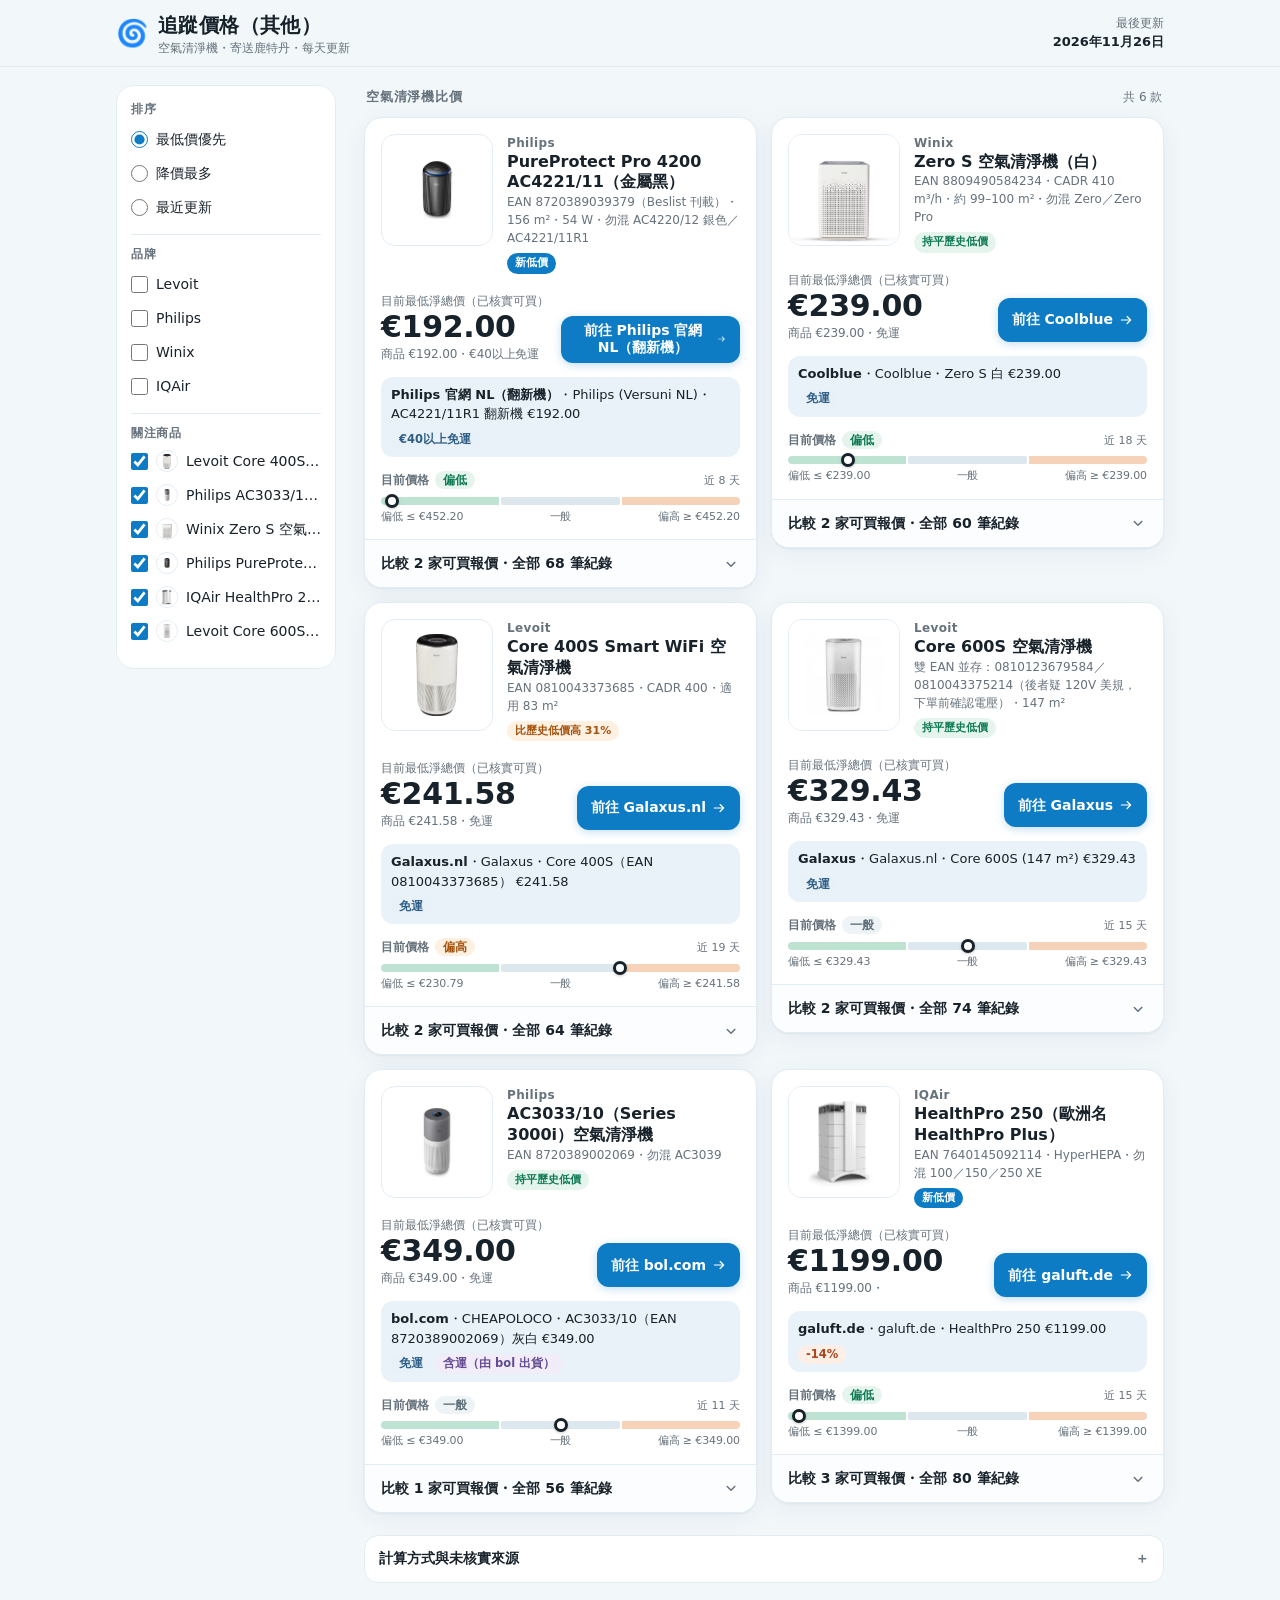
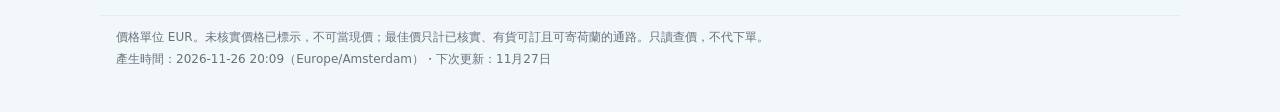
<file: index.html>
<!doctype html>
<html lang="zh-Hant-TW">
<head>
<meta charset="utf-8">
  <meta name="verification" content="4750a789d0e01ad7680da097b204bf10" />
<meta name="viewport" content="width=device-width,initial-scale=1,viewport-fit=cover">
<title>追蹤價格（其他）｜每天更新</title>
<meta name="description" content="追蹤 6 款空氣清淨機在可寄荷蘭鹿特丹的各平台價格與庫存，每天更新。最後更新：2026年11月26日">
<meta name="theme-color" content="#f2f7fa">
<link rel="icon" type="image/png" sizes="32x32" href="favicon-32.png?v=2">
<link rel="icon" href="favicon.ico?v=2" sizes="any">
<link rel="apple-touch-icon" sizes="180x180" href="apple-touch-icon.png?v=2">
<link rel="manifest" href="manifest.webmanifest?v=1">
<meta name="apple-mobile-web-app-title" content="追蹤價格（其他）">
<link rel="stylesheet" href="assets/style.css?v=202611262009">
</head>
<body>
<header class="top">
  <div class="wrap">
    <div class="brand"><span class="logo" aria-hidden="true">🌀</span><div class="brand-txt"><h1 id="site-title">追蹤價格（其他）</h1><p class="sub" id="site-sub">寄送鹿特丹・每天更新</p></div></div>
    <div class="updated" id="site-updated"></div>
  </div>
</header>
<main class="wrap" id="app"><noscript>請開啟 JavaScript 以檢視價格。</noscript></main>
<footer class="wrap foot" id="foot"></footer>
<script id="site-data" type="application/json">{"title":"追蹤價格（其他）","site_sub":"空氣清淨機・寄送鹿特丹・每天更新","updated":"2026-11-26","updated_zh":"2026年11月26日","next":"2026-11-27","next_zh":"11月27日","generated_zh":"2026-11-26 20:09","location":"鹿特丹","products":[{"id":"levoit-core-400s","brand":"Levoit","name":"Core 400S Smart WiFi 空氣清淨機","desc":"EAN 0810043373685・CADR 400・適用 83 m²","image":"images/levoit-core-400s.jpg","date":"2026-11-26","best":{"shop":"Galaxus.nl","seller":"Galaxus","variant":"Core 400S（EAN 0810043373685）","date":"2026-11-26","url":"https://www.galaxus.nl/en/s2/product/levoit-core-400s-83-m-air-purifier-21641268","price":241.58,"shipping":"0","shipping_label":"免運","net":241.58,"verified":true,"verified_text":"yes","note":"不變：仍€241.58；到貨窗 12/02–12/05（與昨相同），available in a few days（非即時現貨）；頁面顯示 2 件已訂購","tags":[{"k":"ship","t":"免運"}],"purchasable":true,"blocked_reason":"","status_text":"","carried":false},"badge":{"kind":"above","text":"比歷史低價高 31%","prev":183.92},"level":{"status":"ok","n":19,"level":"high","cur":241.58,"min":183.92,"p25":230.79,"p75":241.58,"max":251.87},"drop":4.1,"history":[{"date":"2026-11-08","net":251.87},{"date":"2026-11-09","net":183.92},{"date":"2026-11-10","net":212.81},{"date":"2026-11-11","net":241.58},{"date":"2026-11-12","net":241.58},{"date":"2026-11-13","net":241.58},{"date":"2026-11-14","net":241.58},{"date":"2026-11-15","net":241.58},{"date":"2026-11-16","net":241.58},{"date":"2026-11-17","net":241.58},{"date":"2026-11-18","net":241.58},{"date":"2026-11-19","net":241.58},{"date":"2026-11-20","net":186.89},{"date":"2026-11-21","net":241.58},{"date":"2026-11-22","net":219.99},{"date":"2026-11-23","net":241.58},{"date":"2026-11-24","net":186.89},{"date":"2026-11-25","net":241.58},{"date":"2026-11-26","net":241.58}],"offers":[{"shop":"Galaxus.nl","seller":"Galaxus","variant":"Core 400S（EAN 0810043373685）","date":"2026-11-26","url":"https://www.galaxus.nl/en/s2/product/levoit-core-400s-83-m-air-purifier-21641268","price":241.58,"shipping":"0","shipping_label":"免運","net":241.58,"verified":true,"verified_text":"yes","note":"不變：仍€241.58；到貨窗 12/02–12/05（與昨相同），available in a few days（非即時現貨）；頁面顯示 2 件已訂購","tags":[{"k":"ship","t":"免運"}],"purchasable":true,"blocked_reason":"","status_text":"","carried":false},{"shop":"bol.com","seller":"De Online Retailer","variant":"Core 400S","date":"2026-11-26","url":"https://www.bol.com/nl/nl/p/levoit-core-400s-smart-hepa-luchtreiniger/9300000052331904/","price":265.0,"shipping":"0","shipping_label":"免運","net":265.0,"verified":true,"verified_text":"yes","note":"不變：仍€265；有貨，15:00前下單明日 11/27 到貨；賣家 De Online Retailer（8/10）；30 天免費退貨","tags":[{"k":"ship","t":"免運"},{"k":"cond","t":"含運"}],"purchasable":true,"blocked_reason":"","status_text":"","carried":false},{"shop":"Proshop.nl","seller":"Proshop","variant":"Core 400S","date":"2026-11-26","url":"https://www.proshop.nl/Klimaat-ventilator-en-airconditioning/Levoit-Core-400S-Smart-HEPA-Air-Purifier/3512638","price":null,"shipping":"","shipping_label":"","net":null,"verified":false,"verified_text":"no","note":"未核實：Cloudflare「Just a moment」驗證牆，全站性阻擋，多次點核取方塊／重載／首頁進入皆重置；昨日 €249＋運€6.99 不作今日價","tags":[],"purchasable":false,"blocked_reason":"","status_text":"未核實","carried":false},{"shop":"Levoit 官網 DE","seller":"Levoit (levoit.de)","variant":"Core 400S","date":"2026-11-22","url":"https://levoit.de/products/levoit-core-400s-luftreiniger","price":219.99,"shipping":"DE境內免運","shipping_label":"DE境內免運","net":219.99,"verified":true,"verified_text":"yes","note":"不變：仍€219.99；運送頁明文只寄德國、不寄其他 EU 國家，不列可下單至荷蘭（本次完整搜尋重新核實）","tags":[{"k":"ship","t":"DE境內免運"}],"purchasable":true,"blocked_reason":"","status_text":"","carried":true},{"shop":"Kaufland.nl（刊載）","seller":"—","variant":"Core 400S","date":"2026-11-22","url":"https://www.kaufland.nl/product/418046443/","price":null,"shipping":"","shipping_label":"","net":null,"verified":false,"verified_text":"no","note":"未核實：beslist 刊 €350.75＋運€3.99、Kieskeurig 刊 €345.47＋運€9.35，兩站不一致；商品頁 Cloudflare「Toegang geblokkeerd」擋住","tags":[],"purchasable":false,"blocked_reason":"","status_text":"未核實","carried":true},{"shop":"bol.com","seller":"","variant":"Core 400S","date":"2026-11-12","url":"https://www.bol.com/nl/nl/p/levoit-core-400s-smart-hepa-luchtreiniger/9300000052331904/","price":null,"shipping":"","shipping_label":"","net":null,"verified":false,"verified_text":"","note":"no(今日IP封鎖未核實)","tags":[],"purchasable":false,"blocked_reason":"","status_text":"未核實","carried":true},{"shop":"bol.com","seller":"—","variant":"Core 400S","date":"2026-11-10","url":"","price":null,"shipping":"","shipping_label":"","net":null,"verified":false,"verified_text":"整頁Niet leverbaar無賣家供貨（11-08 De Online Retailer €274.99已消失）","note":"","tags":[{"k":"cond","t":"無"},{"k":"deal","t":"未查"}],"purchasable":false,"blocked_reason":"","status_text":"未核實","carried":true},{"shop":"Galaxus.nl","seller":"","variant":"Core 400S","date":"2026-11-09","url":"https://www.galaxus.nl/en/s2/product/levoit-core-400s-83-m-air-purifier-21641268","price":213.0,"shipping":"0","shipping_label":"免運","net":213.0,"verified":true,"verified_text":"yes","note":"本次直接確認（昨日僅刊載）；庫存5件；11/12送達","tags":[{"k":"ship","t":"免運"}],"purchasable":true,"blocked_reason":"","status_text":"","carried":true},{"shop":"Levoit.de 官方","seller":"","variant":"Core 400S","date":"2026-11-09","url":"https://levoit.de/products/levoit-core-400s-luftreiniger","price":219.99,"shipping":"0","shipping_label":"免運","net":219.99,"verified":true,"verified_text":"yes","note":"不變；不寄德國以外EU","tags":[{"k":"ship","t":"免運"},{"k":"cond","t":"僅德國境內免運"}],"purchasable":false,"blocked_reason":"不寄德國以外 EU","status_text":"不寄德國以外 EU","carried":true},{"shop":"bol.com","seller":"RoboHome","variant":"Core 400S","date":"2026-11-08","url":"https://www.bol.com/nl/nl/p/levoit-core-400s-smart-hepa-luchtreiniger/9300000052331904/","price":299.0,"shipping":"0","shipping_label":"免運","net":299.0,"verified":true,"verified_text":"yes","note":"週四到貨","tags":[{"k":"ship","t":"免運"},{"k":"cond","t":"含運"}],"purchasable":true,"blocked_reason":"","status_text":"","carried":true},{"shop":"Kaufland Marketplace","seller":"","variant":"Core 400S","date":"2026-11-08","url":"","price":343.99,"shipping":"0","shipping_label":"免運","net":343.99,"verified":false,"verified_text":"no(Kieskeurig/Beslist刊載)","note":"6-8天以上","tags":[{"k":"ship","t":"免運"},{"k":"cond","t":"免運（比價站刊載）"}],"purchasable":false,"blocked_reason":"","status_text":"未核實","carried":true},{"shop":"bol.com","seller":"EFI GLOBAL STORE","variant":"Core 400S","date":"2026-11-08","url":"https://www.bol.com/nl/nl/p/levoit-core-400s-smart-hepa-luchtreiniger/9300000052331904/","price":356.36,"shipping":"0","shipping_label":"免運","net":356.36,"verified":true,"verified_text":"yes","note":"最晚11/19到貨","tags":[{"k":"ship","t":"免運"},{"k":"cond","t":"含運"}],"purchasable":true,"blocked_reason":"","status_text":"","carried":true}],"rows":[{"shop":"Galaxus.nl","seller":"Galaxus","variant":"Core 400S（EAN 0810043373685）","date":"2026-11-26","url":"https://www.galaxus.nl/en/s2/product/levoit-core-400s-83-m-air-purifier-21641268","price":241.58,"shipping":"0","shipping_label":"免運","net":241.58,"verified":true,"verified_text":"yes","note":"不變：仍€241.58；到貨窗 12/02–12/05（與昨相同），available in a few days（非即時現貨）；頁面顯示 2 件已訂購","tags":[{"k":"ship","t":"免運"}],"purchasable":true,"blocked_reason":"","status_text":"","carried":false},{"shop":"Proshop.nl","seller":"Proshop","variant":"Core 400S","date":"2026-11-26","url":"https://www.proshop.nl/Klimaat-ventilator-en-airconditioning/Levoit-Core-400S-Smart-HEPA-Air-Purifier/3512638","price":null,"shipping":"","shipping_label":"","net":null,"verified":false,"verified_text":"no","note":"未核實：Cloudflare「Just a moment」驗證牆，全站性阻擋，多次點核取方塊／重載／首頁進入皆重置；昨日 €249＋運€6.99 不作今日價","tags":[],"purchasable":false,"blocked_reason":"","status_text":"未核實","carried":false},{"shop":"bol.com","seller":"De Online Retailer","variant":"Core 400S","date":"2026-11-26","url":"https://www.bol.com/nl/nl/p/levoit-core-400s-smart-hepa-luchtreiniger/9300000052331904/","price":265.0,"shipping":"0","shipping_label":"免運","net":265.0,"verified":true,"verified_text":"yes","note":"不變：仍€265；有貨，15:00前下單明日 11/27 到貨；賣家 De Online Retailer（8/10）；30 天免費退貨","tags":[{"k":"ship","t":"免運"},{"k":"cond","t":"含運"}],"purchasable":true,"blocked_reason":"","status_text":"","carried":false},{"shop":"Galaxus.nl","seller":"Galaxus","variant":"Core 400S（EAN 0810043373685）","date":"2026-11-25","url":"https://www.galaxus.nl/en/s2/product/levoit-core-400s-83-m-air-purifier-21641268","price":241.58,"shipping":"0","shipping_label":"免運","net":241.58,"verified":true,"verified_text":"yes","note":"不變：仍€241.58；到貨窗 12/02–12/05（昨 12/01–12/03，延後 1 天），available in a few days（非即時現貨）；頁面顯示 2 件已訂購","tags":[{"k":"ship","t":"免運"}],"purchasable":true,"blocked_reason":"","status_text":"","carried":false},{"shop":"Proshop.nl","seller":"Proshop","variant":"Core 400S","date":"2026-11-25","url":"https://www.proshop.nl/Klimaat-ventilator-en-airconditioning/Levoit-Core-400S-Smart-HEPA-Air-Purifier/3512638","price":249.0,"shipping":"6.99","shipping_label":"運費 €6.99","net":255.99,"verified":true,"verified_text":"yes","note":"變化：促銷價售罄，現價 €249＋運€6.99＝€255.99；僅剩 1 件，2–4 工作天送達；400S 今日最佳價改回 Galaxus €241.58","tags":[{"k":"ship","t":"運費 €6.99"},{"k":"deal","t":"促銷價 €179.90 已售罄（Het actieproduct is uitverkocht），促銷至 12/06"}],"purchasable":false,"blocked_reason":"","status_text":"缺貨／不可訂","carried":false},{"shop":"bol.com","seller":"De Online Retailer","variant":"Core 400S","date":"2026-11-25","url":"https://www.bol.com/nl/nl/p/levoit-core-400s-smart-hepa-luchtreiniger/9300000052331904/","price":265.0,"shipping":"0","shipping_label":"免運","net":265.0,"verified":true,"verified_text":"yes","note":"不變：仍€265；有貨，15:00前下單隔天到貨","tags":[{"k":"ship","t":"免運"},{"k":"cond","t":"含運"}],"purchasable":true,"blocked_reason":"","status_text":"","carried":false},{"shop":"Galaxus.nl","seller":"Galaxus","variant":"Core 400S（EAN 0810043373685）","date":"2026-11-24","url":"https://www.galaxus.nl/en/s2/product/levoit-core-400s-83-m-air-purifier-21641268","price":241.58,"shipping":"0","shipping_label":"免運","net":241.58,"verified":true,"verified_text":"yes","note":"不變：仍€241.58；到貨窗 12/01–12/03（昨 11/27–12/02，延後），available in a few days（非即時現貨）；頁面顯示 1 件已訂購","tags":[{"k":"ship","t":"免運"}],"purchasable":true,"blocked_reason":"","status_text":"","carried":false},{"shop":"Proshop.nl","seller":"Proshop","variant":"Core 400S","date":"2026-11-24","url":"https://www.proshop.nl/Klimaat-ventilator-en-airconditioning/Levoit-Core-400S-Smart-HEPA-Air-Purifier/3512638","price":179.9,"shipping":"6.99","shipping_label":"運費 €6.99","net":186.89,"verified":true,"verified_text":"yes","note":"新低：今日新核實 €179.90（未稅 €148.68），較前天 €249 大跌 €69.10；OP VOORRAAD 2 件有貨，2–4 工作天送達；含運總價 €186.89 為今日 400S 最佳價","tags":[{"k":"ship","t":"運費 €6.99"},{"k":"deal","t":"促銷價至 2026-12-06 23:59，每位客戶限購 4 件"}],"purchasable":true,"blocked_reason":"","status_text":"","carried":false},{"shop":"bol.com","seller":"De Online Retailer","variant":"Core 400S","date":"2026-11-24","url":"https://www.bol.com/nl/nl/p/levoit-core-400s-smart-hepa-luchtreiniger/9300000052331904/","price":265.0,"shipping":"0","shipping_label":"免運","net":265.0,"verified":true,"verified_text":"yes","note":"不變：仍€265；有貨，15:00前下單隔天到貨","tags":[{"k":"ship","t":"免運"},{"k":"cond","t":"含運"}],"purchasable":true,"blocked_reason":"","status_text":"","carried":false},{"shop":"Galaxus.nl","seller":"Galaxus","variant":"Core 400S（EAN 0810043373685）","date":"2026-11-23","url":"https://www.galaxus.nl/en/s2/product/levoit-core-400s-83-m-air-purifier-21641268","price":241.58,"shipping":"0","shipping_label":"免運","net":241.58,"verified":true,"verified_text":"yes","note":"不變：仍€241.58；到貨窗 11/27–12/02，available in a few days（非即時現貨）；近 30 天已售 5 件","tags":[{"k":"ship","t":"免運"}],"purchasable":true,"blocked_reason":"","status_text":"","carried":false},{"shop":"Proshop.nl","seller":"Proshop","variant":"Core 400S","date":"2026-11-23","url":"https://www.proshop.nl/Klimaat-ventilator-en-airconditioning/Levoit-Core-400S-Smart-HEPA-Air-Purifier/3512638","price":null,"shipping":"","shipping_label":"","net":null,"verified":false,"verified_text":"no","note":"今日無法核實：Cloudflare Turnstile 驗證多次未通過，全站性阻擋；昨 €249＋運€6.99＝€255.99 不得沿用","tags":[],"purchasable":false,"blocked_reason":"","status_text":"未核實","carried":false},{"shop":"bol.com","seller":"De Online Retailer","variant":"Core 400S","date":"2026-11-23","url":"https://www.bol.com/nl/nl/p/levoit-core-400s-smart-hepa-luchtreiniger/9300000052331904/","price":265.0,"shipping":"0","shipping_label":"免運","net":265.0,"verified":true,"verified_text":"yes","note":"不變：仍€265；有貨，15:00前下單明天（11/24）到貨；另有 2 個 partner","tags":[{"k":"ship","t":"免運"},{"k":"cond","t":"含運"}],"purchasable":true,"blocked_reason":"","status_text":"","carried":false},{"shop":"Galaxus.nl","seller":"Galaxus","variant":"Core 400S（EAN 0810043373685）","date":"2026-11-22","url":"https://www.galaxus.nl/en/s2/product/levoit-core-400s-83-m-air-purifier-21641268","price":241.58,"shipping":"0","shipping_label":"免運","net":241.58,"verified":true,"verified_text":"yes","note":"不變：仍€241.58；到貨窗 11/27–12/02，供應商現貨10件以上","tags":[{"k":"ship","t":"免運"}],"purchasable":true,"blocked_reason":"","status_text":"","carried":false},{"shop":"Proshop.nl","seller":"Proshop","variant":"Core 400S","date":"2026-11-22","url":"https://www.proshop.nl/Klimaat-ventilator-en-airconditioning/Levoit-Core-400S-Smart-HEPA-Air-Purifier/3512638","price":249.0,"shipping":"6.99","shipping_label":"運費 €6.99","net":255.99,"verified":true,"verified_text":"yes","note":"漲價：€179.90 促銷價已售罄，現價 €249＋運€6.99＝€255.99；外部倉庫 5–7 工作天，預計 11/24 到自有倉庫","tags":[{"k":"ship","t":"運費 €6.99"},{"k":"deal","t":"Black Friday -27%（€179.90 已售罄）"}],"purchasable":false,"blocked_reason":"","status_text":"缺貨／不可訂","carried":false},{"shop":"bol.com","seller":"De Online Retailer","variant":"Core 400S","date":"2026-11-22","url":"https://www.bol.com/nl/nl/p/levoit-core-400s-smart-hepa-luchtreiniger/9300000052331904/","price":265.0,"shipping":"0","shipping_label":"免運","net":265.0,"verified":true,"verified_text":"yes","note":"不變：仍€265；有貨，23:59前下單週二（11/24）到貨","tags":[{"k":"ship","t":"免運"},{"k":"cond","t":"含運"}],"purchasable":true,"blocked_reason":"","status_text":"","carried":false},{"shop":"Kaufland.nl（刊載）","seller":"—","variant":"Core 400S","date":"2026-11-22","url":"https://www.kaufland.nl/product/418046443/","price":null,"shipping":"","shipping_label":"","net":null,"verified":false,"verified_text":"no","note":"未核實：beslist 刊 €350.75＋運€3.99、Kieskeurig 刊 €345.47＋運€9.35，兩站不一致；商品頁 Cloudflare「Toegang geblokkeerd」擋住","tags":[],"purchasable":false,"blocked_reason":"","status_text":"未核實","carried":false},{"shop":"Levoit 官網 DE","seller":"Levoit (levoit.de)","variant":"Core 400S","date":"2026-11-22","url":"https://levoit.de/products/levoit-core-400s-luftreiniger","price":219.99,"shipping":"DE境內免運","shipping_label":"DE境內免運","net":219.99,"verified":true,"verified_text":"yes","note":"不變：仍€219.99；運送頁明文只寄德國、不寄其他 EU 國家，不列可下單至荷蘭（本次完整搜尋重新核實）","tags":[{"k":"ship","t":"DE境內免運"}],"purchasable":true,"blocked_reason":"","status_text":"","carried":false},{"shop":"Galaxus.nl","seller":"Galaxus","variant":"Core 400S（EAN 0810043373685）","date":"2026-11-21","url":"https://www.galaxus.nl/en/s2/product/levoit-core-400s-83-m-air-purifier-21641268","price":241.58,"shipping":"0","shipping_label":"免運","net":241.58,"verified":true,"verified_text":"yes","note":"不變：仍€241.58；到貨窗延後至11/27–12/02（昨11/25–11/28），供應商現貨10件以上","tags":[{"k":"ship","t":"免運"}],"purchasable":true,"blocked_reason":"","status_text":"","carried":false},{"shop":"Proshop.nl","seller":"Proshop","variant":"Core 400S","date":"2026-11-21","url":"https://www.proshop.nl/Klimaat-ventilator-en-airconditioning/Levoit-Core-400S-Smart-HEPA-Air-Purifier/3512638","price":null,"shipping":"","shipping_label":"","net":null,"verified":false,"verified_text":"no","note":"今日無法核實：Cloudflare Turnstile 多次驗證皆重置（Ray ID a5de7c5d1b43de93）；昨€179.90＋運€6.99 Black Friday 新低不得沿用","tags":[],"purchasable":false,"blocked_reason":"","status_text":"未核實","carried":false},{"shop":"bol.com","seller":"De Online Retailer","variant":"Core 400S","date":"2026-11-21","url":"https://www.bol.com/nl/nl/p/levoit-core-400s-smart-hepa-luchtreiniger/9300000052331904/","price":265.0,"shipping":"0","shipping_label":"免運","net":265.0,"verified":true,"verified_text":"yes","note":"降價€269→€265（-€4）；有貨，23:59前下單週二（11/24）到貨；主頁面未見 RoboHome €299 報價","tags":[{"k":"ship","t":"免運"},{"k":"cond","t":"含運"}],"purchasable":true,"blocked_reason":"","status_text":"","carried":false},{"shop":"Galaxus.nl","seller":"Galaxus","variant":"Core 400S（EAN 0810043373685）","date":"2026-11-20","url":"https://www.galaxus.nl/en/s2/product/levoit-core-400s-83-m-air-purifier-21641268","price":241.58,"shipping":"0","shipping_label":"免運","net":241.58,"verified":true,"verified_text":"yes","note":"不變：仍€241.58；預計11/25–11/28到貨，1件已訂","tags":[{"k":"ship","t":"免運"}],"purchasable":true,"blocked_reason":"","status_text":"","carried":false},{"shop":"Proshop.nl","seller":"Proshop","variant":"Core 400S","date":"2026-11-20","url":"https://www.proshop.nl/Klimaat-ventilator-en-airconditioning/Levoit-Core-400S-Smart-HEPA-Air-Purifier/3512638","price":179.9,"shipping":"6.99","shipping_label":"運費 €6.99","net":186.89,"verified":true,"verified_text":"yes","note":"新低：€249→€179.90（Black Friday -27%）；僅剩1件，2-4工作天到貨；每客限購4件；EAN 0810043373685、型號HEAPAPLVSEU0072；11-12曾停售、11-18/19 Cloudflare擋住未核實，今日直接開頁確認。注意：頁面規格表另標示 120V/60Hz，與歐規型號 HEAPAPLVSEU0072／EAN 0810043373685 矛盾，疑為 Proshop 規格表誤植，下單前宜確認。","tags":[{"k":"ship","t":"運費 €6.99"},{"k":"deal","t":"-27% 促銷至 2026-12-06"}],"purchasable":true,"blocked_reason":"","status_text":"","carried":false},{"shop":"bol.com","seller":"De Online Retailer","variant":"Core 400S","date":"2026-11-20","url":"https://www.bol.com/nl/nl/p/levoit-core-400s-smart-hepa-luchtreiniger/9300000052331904/","price":269.0,"shipping":"0","shipping_label":"免運","net":269.0,"verified":true,"verified_text":"yes","note":"不變：仍€269；有貨，15:00前下單明日（11/21）到貨；另有第2位賣家RoboHome €299，週二（11/24）到貨","tags":[{"k":"ship","t":"免運"},{"k":"cond","t":"含運"}],"purchasable":true,"blocked_reason":"","status_text":"","carried":false},{"shop":"Galaxus.nl","seller":"Galaxus","variant":"Core 400S（EAN 0810043373685）","date":"2026-11-19","url":"https://www.galaxus.nl/en/s2/product/levoit-core-400s-83-m-air-purifier-21641268","price":241.58,"shipping":"0","shipping_label":"免運","net":241.58,"verified":true,"verified_text":"yes","note":"不變：仍€241.58；預計11/25–11/28到貨，2件已訂","tags":[{"k":"ship","t":"免運"}],"purchasable":true,"blocked_reason":"","status_text":"","carried":false},{"shop":"Proshop.nl","seller":"Proshop","variant":"Core 400S","date":"2026-11-19","url":"https://www.proshop.nl/Klimaat-ventilator-en-airconditioning/Levoit-Core-400S-Smart-HEPA-Air-Purifier/3512638","price":null,"shipping":"","shipping_label":"","net":null,"verified":false,"verified_text":"no","note":"今日無法核實：Cloudflare Turnstile 五次驗證皆未通過（Ray ID a5cdff38ae8043ef）；11-12「niet meer leverbaar」停售未能重新確認，不沿用舊價當現價","tags":[],"purchasable":false,"blocked_reason":"","status_text":"未核實","carried":false},{"shop":"bol.com","seller":"De Online Retailer","variant":"Core 400S","date":"2026-11-19","url":"https://www.bol.com/nl/nl/p/levoit-core-400s-smart-hepa-luchtreiniger/9300000052331904/","price":269.0,"shipping":"0","shipping_label":"免運","net":269.0,"verified":true,"verified_text":"yes","note":"不變：仍€269；有貨，15:00前下單明日（11/20）到貨；另有第2位賣家RoboHome €299，15:00前下單週六（11/21）到貨","tags":[{"k":"ship","t":"免運"},{"k":"cond","t":"含運"}],"purchasable":true,"blocked_reason":"","status_text":"","carried":false},{"shop":"Galaxus.nl","seller":"Galaxus","variant":"Core 400S（EAN 0810043373685）","date":"2026-11-18","url":"https://www.galaxus.nl/en/s2/product/levoit-core-400s-83-m-air-purifier-21641268","price":241.58,"shipping":"0","shipping_label":"免運","net":241.58,"verified":true,"verified_text":"yes","note":"不變：仍€241.58；預計11/25–11/28到貨，2件已訂","tags":[{"k":"ship","t":"免運"}],"purchasable":true,"blocked_reason":"","status_text":"","carried":false},{"shop":"Proshop.nl","seller":"Proshop","variant":"Core 400S","date":"2026-11-18","url":"https://www.proshop.nl/Klimaat-ventilator-en-airconditioning/Levoit-Core-400S-Smart-HEPA-Air-Purifier/3512638","price":null,"shipping":"","shipping_label":"","net":null,"verified":false,"verified_text":"no","note":"今日無法核實：Cloudflare驗證四次皆未通過（Ray ID a5c5be0efe3a6a5e）；昨日「Het product is niet meer leverbaar」停售未能重新確認，不沿用舊價當現價","tags":[],"purchasable":false,"blocked_reason":"","status_text":"未核實","carried":false},{"shop":"bol.com","seller":"De Online Retailer","variant":"Core 400S","date":"2026-11-18","url":"https://www.bol.com/nl/nl/p/levoit-core-400s-smart-hepa-luchtreiniger/9300000052331904/","price":269.0,"shipping":"0","shipping_label":"免運","net":269.0,"verified":true,"verified_text":"yes","note":"不變：仍€269；有貨，15:00前下單明日（11/19）到貨；另有第2位賣家RoboHome €299，23:59前下單週六（11/21）到貨","tags":[{"k":"ship","t":"免運"},{"k":"cond","t":"含運"}],"purchasable":true,"blocked_reason":"","status_text":"","carried":false},{"shop":"Galaxus.nl","seller":"Galaxus","variant":"Core 400S（EAN 0810043373685）","date":"2026-11-17","url":"https://www.galaxus.nl/en/s2/product/levoit-core-400s-83-m-air-purifier-21641268","price":241.58,"shipping":"0","shipping_label":"免運","net":241.58,"verified":true,"verified_text":"yes","note":"不變：仍€241.58；預計11/25–11/28到貨，2件已訂","tags":[{"k":"ship","t":"免運"}],"purchasable":true,"blocked_reason":"","status_text":"","carried":false},{"shop":"Proshop.nl","seller":"Proshop","variant":"Core 400S","date":"2026-11-17","url":"https://www.proshop.nl/Klimaat-ventilator-en-airconditioning/Levoit-Core-400S-Smart-HEPA-Air-Purifier/3512638","price":null,"shipping":"","shipping_label":"","net":null,"verified":false,"verified_text":"","note":"yes","tags":[],"purchasable":false,"blocked_reason":"","status_text":"未核實","carried":false},{"shop":"bol.com","seller":"De Online Retailer","variant":"Core 400S","date":"2026-11-17","url":"https://www.bol.com/nl/nl/p/levoit-core-400s-smart-hepa-luchtreiniger/9300000052331904/","price":269.0,"shipping":"0","shipping_label":"免運","net":269.0,"verified":true,"verified_text":"yes","note":"不變：仍€269；有貨，15:00前下單明日（11/18）到貨；另有第2位賣家RoboHome €299，23:59前下單週五（11/20）到貨","tags":[{"k":"ship","t":"免運"},{"k":"cond","t":"含運"}],"purchasable":true,"blocked_reason":"","status_text":"","carried":false},{"shop":"Galaxus.nl","seller":"Galaxus","variant":"Core 400S（EAN 0810043373685）","date":"2026-11-16","url":"https://www.galaxus.nl/en/s2/product/levoit-core-400s-83-m-air-purifier-21641268","price":241.58,"shipping":"0","shipping_label":"免運","net":241.58,"verified":true,"verified_text":"yes","note":"不變：仍€241.58；預計11/25–11/28到貨，3件已訂","tags":[{"k":"ship","t":"免運"}],"purchasable":true,"blocked_reason":"","status_text":"","carried":false},{"shop":"Proshop.nl","seller":"Proshop","variant":"Core 400S","date":"2026-11-16","url":"https://www.proshop.nl/Klimaat-ventilator-en-airconditioning/Levoit-Core-400S-Smart-HEPA-Air-Purifier/3512638","price":null,"shipping":"","shipping_label":"","net":null,"verified":false,"verified_text":"","note":"yes","tags":[],"purchasable":false,"blocked_reason":"","status_text":"未核實","carried":false},{"shop":"bol.com","seller":"De Online Retailer","variant":"Core 400S","date":"2026-11-16","url":"https://www.bol.com/nl/nl/p/levoit-core-400s-smart-hepa-luchtreiniger/9300000052331904/","price":269.0,"shipping":"0","shipping_label":"免運","net":269.0,"verified":true,"verified_text":"yes","note":"不變：仍€269；有貨，15:00前下單明日（11/17）到貨；頁面註另有第2位賣家（RoboHome €299為昨日資訊、今日未再展開確認）","tags":[{"k":"ship","t":"免運"},{"k":"cond","t":"含運"}],"purchasable":true,"blocked_reason":"","status_text":"","carried":false},{"shop":"Galaxus.nl","seller":"Galaxus","variant":"Core 400S（EAN 0810043373685）","date":"2026-11-15","url":"https://www.galaxus.nl/en/s2/product/levoit-core-400s-83-m-air-purifier-21641268","price":241.58,"shipping":"0","shipping_label":"免運","net":241.58,"verified":true,"verified_text":"yes","note":"不變：仍€241.58；預計11/25–11/28到貨，3件已訂","tags":[{"k":"ship","t":"免運"}],"purchasable":true,"blocked_reason":"","status_text":"","carried":false},{"shop":"Proshop.nl","seller":"Proshop","variant":"Core 400S","date":"2026-11-15","url":"https://www.proshop.nl/Klimaat-ventilator-en-airconditioning/Levoit-Core-400S-Smart-HEPA-Air-Purifier/3512638","price":null,"shipping":"","shipping_label":"","net":null,"verified":false,"verified_text":"","note":"yes","tags":[],"purchasable":false,"blocked_reason":"","status_text":"未核實","carried":false},{"shop":"bol.com","seller":"De Online Retailer","variant":"Core 400S","date":"2026-11-15","url":"https://www.bol.com/nl/nl/p/levoit-core-400s-smart-hepa-luchtreiniger/9300000052331904/","price":269.0,"shipping":"0","shipping_label":"免運","net":269.0,"verified":true,"verified_text":"yes","note":"不變：仍€269；有貨，23:59前下單週二（11/17）到貨；另有第2位賣家RoboHome €299週四到貨","tags":[{"k":"ship","t":"免運"},{"k":"cond","t":"含運"}],"purchasable":true,"blocked_reason":"","status_text":"","carried":false},{"shop":"Galaxus.nl","seller":"Galaxus","variant":"Core 400S","date":"2026-11-14","url":"https://www.galaxus.nl/en/s2/product/levoit-core-400s-83-m-air-purifier-21641268","price":241.58,"shipping":"0","shipping_label":"免運","net":241.58,"verified":true,"verified_text":"yes","note":"不變：仍€241.58；預計11/25–11/28到貨，3件已訂","tags":[{"k":"ship","t":"免運"}],"purchasable":true,"blocked_reason":"","status_text":"","carried":false},{"shop":"Proshop.nl","seller":"Proshop","variant":"Core 400S","date":"2026-11-14","url":"https://www.proshop.nl/Klimaat-ventilator-en-airconditioning/Levoit-Core-400S-Smart-HEPA-Air-Purifier/3512638","price":null,"shipping":"","shipping_label":"","net":null,"verified":false,"verified_text":"","note":"yes","tags":[],"purchasable":false,"blocked_reason":"","status_text":"未核實","carried":false},{"shop":"bol.com","seller":"De Online Retailer","variant":"Core 400S","date":"2026-11-14","url":"https://www.bol.com/nl/nl/p/levoit-core-400s-smart-hepa-luchtreiniger/9300000052331904/","price":269.0,"shipping":"0","shipping_label":"免運","net":269.0,"verified":true,"verified_text":"yes","note":"不變：仍€269；有貨，23:59前下單週二到貨；頁面註另有第2位賣家、價格未顯示（bol一度Access blocked，換環境後恢復）","tags":[{"k":"ship","t":"免運"},{"k":"cond","t":"含運"}],"purchasable":true,"blocked_reason":"","status_text":"","carried":false},{"shop":"Galaxus.nl","seller":"Galaxus","variant":"Core 400S","date":"2026-11-13","url":"https://www.galaxus.nl/en/s2/product/levoit-core-400s-83-m-air-purifier-21641268","price":241.58,"shipping":"0","shipping_label":"免運","net":241.58,"verified":true,"verified_text":"yes","note":"不變：仍€241.58；預計11/25–11/28到貨，3件已訂","tags":[{"k":"ship","t":"免運"}],"purchasable":true,"blocked_reason":"","status_text":"","carried":false},{"shop":"Proshop.nl","seller":"Proshop","variant":"Core 400S","date":"2026-11-13","url":"https://www.proshop.nl/Klimaat-ventilator-en-airconditioning/Levoit-Core-400S-Smart-HEPA-Air-Purifier/3512638","price":null,"shipping":"","shipping_label":"","net":null,"verified":true,"verified_text":"yes","note":"不變：仍「Het product is niet meer leverbaar」停售；-27%標籤仍在，€179.90僅見於結構化資料、不採為現價","tags":[],"purchasable":false,"blocked_reason":"","status_text":"無報價","carried":false},{"shop":"bol.com","seller":"De Online Retailer","variant":"Core 400S","date":"2026-11-13","url":"https://www.bol.com/nl/nl/p/levoit-core-400s-smart-hepa-luchtreiniger/9300000052331904/","price":269.0,"shipping":"0","shipping_label":"免運","net":269.0,"verified":true,"verified_text":"yes","note":"變化：恢復有貨（11-10整頁Niet leverbaar）；15:00前下單明日到貨；頁面註另有第2位賣家、價格未顯示；18天前快取€259.99已過時不採","tags":[{"k":"ship","t":"免運"},{"k":"cond","t":"含運"}],"purchasable":true,"blocked_reason":"","status_text":"","carried":false},{"shop":"Galaxus.nl","seller":"Galaxus","variant":"Core 400S","date":"2026-11-12","url":"https://www.galaxus.nl/en/s2/product/levoit-core-400s-83-m-air-purifier-21641268","price":241.58,"shipping":"0","shipping_label":"免運","net":241.58,"verified":true,"verified_text":"yes","note":"不變：仍€241.58；預計11/25–11/28到貨（同昨日），4件已訂","tags":[{"k":"ship","t":"免運"}],"purchasable":true,"blocked_reason":"","status_text":"","carried":false},{"shop":"Proshop.nl","seller":"Proshop","variant":"Core 400S","date":"2026-11-12","url":"https://www.proshop.nl/Klimaat-ventilator-en-airconditioning/Levoit-Core-400S-Smart-HEPA-Air-Purifier/3512638","price":null,"shipping":"","shipping_label":"","net":null,"verified":false,"verified_text":"","note":"yes","tags":[],"purchasable":false,"blocked_reason":"","status_text":"未核實","carried":false},{"shop":"bol.com","seller":"","variant":"Core 400S","date":"2026-11-12","url":"https://www.bol.com/nl/nl/p/levoit-core-400s-smart-hepa-luchtreiniger/9300000052331904/","price":null,"shipping":"","shipping_label":"","net":null,"verified":false,"verified_text":"","note":"no(今日IP封鎖未核實)","tags":[],"purchasable":false,"blocked_reason":"","status_text":"未核實","carried":false},{"shop":"Galaxus.nl","seller":"Galaxus","variant":"Core 400S","date":"2026-11-11","url":"https://www.galaxus.nl/en/s2/product/levoit-core-400s-83-m-air-purifier-21641268","price":241.58,"shipping":"0","shipping_label":"免運","net":241.58,"verified":true,"verified_text":"yes","note":"漲€28.77（昨€212.81）；5件現貨已無，預計11/25–11/28到貨","tags":[{"k":"ship","t":"免運"}],"purchasable":true,"blocked_reason":"","status_text":"","carried":false},{"shop":"Proshop.nl","seller":"Proshop","variant":"Core 400S","date":"2026-11-11","url":"https://www.proshop.nl/Klimaat-ventilator-en-airconditioning/Levoit-Core-400S-Smart-HEPA-Air-Purifier/3512638","price":null,"shipping":"","shipping_label":"","net":null,"verified":false,"verified_text":"","note":"no(Cloudflare驗證未過)","tags":[],"purchasable":false,"blocked_reason":"","status_text":"未核實","carried":false},{"shop":"bol.com","seller":"","variant":"Core 400S","date":"2026-11-11","url":"https://www.bol.com/nl/nl/p/levoit-core-400s-smart-hepa-luchtreiniger/9300000052331904/","price":null,"shipping":"","shipping_label":"","net":null,"verified":false,"verified_text":"","note":"no(今日IP封鎖未核實)","tags":[],"purchasable":false,"blocked_reason":"","status_text":"未核實","carried":false},{"shop":"Proshop.nl","seller":"Proshop","variant":"Core 400S","date":"2026-11-10","url":"","price":249.0,"shipping":"6.99","shipping_label":"運費 €6.99","net":255.99,"verified":true,"verified_text":"yes(商品頁實查)","note":"促銷€179.90已售罄(actieproduct uitverkocht；活動字面至12/06但促銷庫存耗盡)；改Bestelproduct 8-9工作天","tags":[{"k":"ship","t":"運費 €6.99"},{"k":"cond","t":"無條件"}],"purchasable":false,"blocked_reason":"","status_text":"缺貨／不可訂","carried":false},{"shop":"Galaxus.nl","seller":"Galaxus","variant":"Core 400S","date":"2026-11-10","url":"","price":212.81,"shipping":"0","shipping_label":"免運","net":212.81,"verified":true,"verified_text":"yes(商品頁實查)","note":"現貨5件；目前最低可買","tags":[{"k":"ship","t":"免運"}],"purchasable":true,"blocked_reason":"","status_text":"","carried":false},{"shop":"bol.com","seller":"—","variant":"Core 400S","date":"2026-11-10","url":"","price":null,"shipping":"","shipping_label":"","net":null,"verified":false,"verified_text":"整頁Niet leverbaar無賣家供貨（11-08 De Online Retailer €274.99已消失）","note":"","tags":[{"k":"cond","t":"無"},{"k":"deal","t":"未查"}],"purchasable":false,"blocked_reason":"","status_text":"未核實","carried":false},{"shop":"Proshop.nl","seller":"Proshop","variant":"Core 400S","date":"2026-11-09","url":"https://www.proshop.nl/Klimaat-ventilator-en-airconditioning/Levoit-Core-400S-Smart-HEPA-Air-Purifier/3512638","price":179.9,"shipping":"6.99","shipping_label":"運費 €6.99","net":183.92,"verified":true,"verified_text":"yes","note":"新低；僅剩1件；2-3工作天；淨價=186.89-返現估2.97","tags":[{"k":"ship","t":"運費 €6.99"},{"k":"deal","t":"-27%促銷(原價€249)至2026-12-06"},{"k":"cash","t":"Woolsocks 返現約 €2.97","p":"Woolsocks"}],"purchasable":true,"blocked_reason":"","status_text":"","carried":false},{"shop":"Galaxus.nl","seller":"","variant":"Core 400S","date":"2026-11-09","url":"https://www.galaxus.nl/en/s2/product/levoit-core-400s-83-m-air-purifier-21641268","price":213.0,"shipping":"0","shipping_label":"免運","net":213.0,"verified":true,"verified_text":"yes","note":"本次直接確認（昨日僅刊載）；庫存5件；11/12送達","tags":[{"k":"ship","t":"免運"}],"purchasable":true,"blocked_reason":"","status_text":"","carried":false},{"shop":"Levoit.de 官方","seller":"","variant":"Core 400S","date":"2026-11-09","url":"https://levoit.de/products/levoit-core-400s-luftreiniger","price":219.99,"shipping":"0","shipping_label":"免運","net":219.99,"verified":true,"verified_text":"yes","note":"不變；不寄德國以外EU","tags":[{"k":"ship","t":"免運"},{"k":"cond","t":"僅德國境內免運"}],"purchasable":false,"blocked_reason":"不寄德國以外 EU","status_text":"不寄德國以外 EU","carried":false},{"shop":"bol.com","seller":"De Online Retailer","variant":"Core 400S","date":"2026-11-09","url":"","price":274.99,"shipping":"","shipping_label":"","net":274.99,"verified":false,"verified_text":"no(今日未核實)","note":"昨日€274.99含運，今日無法確認","tags":[{"k":"cond","t":"（昨日價）"},{"k":"deal","t":"未核實：bol今日IP封鎖"}],"purchasable":false,"blocked_reason":"","status_text":"未核實","carried":false},{"shop":"Galaxus.nl","seller":"","variant":"Core 400S（EAN 0810043373685）","date":"2026-11-08","url":"","price":213.15,"shipping":"0","shipping_label":"免運","net":213.15,"verified":false,"verified_text":"no(Beslist/Tweakers刊載一致；官網直接查被擋)","note":"約2-3天到貨","tags":[{"k":"ship","t":"免運"}],"purchasable":false,"blocked_reason":"","status_text":"未核實","carried":false},{"shop":"Proshop.nl","seller":"Proshop","variant":"Core 400S","date":"2026-11-08","url":"https://www.proshop.nl/Klimaat-ventilator-en-airconditioning/Levoit-Core-400S-Smart-HEPA-Air-Purifier/3512638","price":249.0,"shipping":"6.99","shipping_label":"運費 €6.99","net":251.87,"verified":true,"verified_text":"yes","note":"有現貨4件；淨價=255.99-返現估4.12；2-3工作天","tags":[{"k":"ship","t":"運費 €6.99"},{"k":"cash","t":"Woolsocks 返現約 €4.12","p":"Woolsocks"}],"purchasable":true,"blocked_reason":"","status_text":"","carried":false},{"shop":"bol.com","seller":"De Online Retailer","variant":"Core 400S","date":"2026-11-08","url":"https://www.bol.com/nl/nl/p/levoit-core-400s-smart-hepa-luchtreiniger/9300000052331904/","price":274.99,"shipping":"0","shipping_label":"免運","net":274.99,"verified":true,"verified_text":"yes","note":"有現貨；23:59前下單週二到","tags":[{"k":"ship","t":"免運"},{"k":"cond","t":"含運"}],"purchasable":true,"blocked_reason":"","status_text":"","carried":false},{"shop":"bol.com","seller":"RoboHome","variant":"Core 400S","date":"2026-11-08","url":"https://www.bol.com/nl/nl/p/levoit-core-400s-smart-hepa-luchtreiniger/9300000052331904/","price":299.0,"shipping":"0","shipping_label":"免運","net":299.0,"verified":true,"verified_text":"yes","note":"週四到貨","tags":[{"k":"ship","t":"免運"},{"k":"cond","t":"含運"}],"purchasable":true,"blocked_reason":"","status_text":"","carried":false},{"shop":"bol.com","seller":"EFI GLOBAL STORE","variant":"Core 400S","date":"2026-11-08","url":"https://www.bol.com/nl/nl/p/levoit-core-400s-smart-hepa-luchtreiniger/9300000052331904/","price":356.36,"shipping":"0","shipping_label":"免運","net":356.36,"verified":true,"verified_text":"yes","note":"最晚11/19到貨","tags":[{"k":"ship","t":"免運"},{"k":"cond","t":"含運"}],"purchasable":true,"blocked_reason":"","status_text":"","carried":false},{"shop":"Kaufland Marketplace","seller":"","variant":"Core 400S","date":"2026-11-08","url":"","price":343.99,"shipping":"0","shipping_label":"免運","net":343.99,"verified":false,"verified_text":"no(Kieskeurig/Beslist刊載)","note":"6-8天以上","tags":[{"k":"ship","t":"免運"},{"k":"cond","t":"免運（比價站刊載）"}],"purchasable":false,"blocked_reason":"","status_text":"未核實","carried":false},{"shop":"Levoit.de 官方","seller":"","variant":"Core 400S","date":"2026-11-08","url":"https://levoit.de/products/levoit-core-400s-luftreiniger","price":219.99,"shipping":"0","shipping_label":"免運","net":219.99,"verified":true,"verified_text":"yes","note":"官方明寫不寄其他EU國家，Rotterdam買不到，僅參考","tags":[{"k":"ship","t":"免運"},{"k":"cond","t":"僅德國境內免運"},{"k":"deal","t":"電子報15%（未使用）"}],"purchasable":false,"blocked_reason":"不寄德國以外 EU","status_text":"不寄德國以外 EU","carried":false}],"record_count":64,"shop_count":2,"main_count":2},{"id":"philips-ac3033","brand":"Philips","name":"AC3033/10（Series 3000i）空氣清淨機","desc":"EAN 8720389002069・勿混 AC3039","image":"images/philips-ac3033.jpg","date":"2026-11-26","best":{"shop":"bol.com","seller":"CHEAPOLOCO","variant":"AC3033/10（EAN 8720389002069）灰白","date":"2026-11-26","url":"https://www.bol.com/nl/nl/p/philips-luchtzuiveraar-zuivert-de-lucht-in-ruimten-tot-135-m/9200000115917234/","price":349.0,"shipping":"0","shipping_label":"免運","net":349.0,"verified":true,"verified_text":"yes","note":"不變：仍€349；灰白有貨，15:00前下單週六 11/28 到貨；純白仍 Niet leverbaar；今日 AC3033 唯一可買 offer","tags":[{"k":"ship","t":"免運"},{"k":"cond","t":"含運（由 bol 出貨）"}],"purchasable":true,"blocked_reason":"","status_text":"","carried":false},"badge":{"kind":"at_low","text":"持平歷史低價"},"level":{"status":"ok","n":11,"level":"typical","cur":349.0,"min":349.0,"p25":349.0,"p75":349.0,"max":349.0},"drop":0.0,"history":[{"date":"2026-11-08","net":349.0},{"date":"2026-11-09","net":349.0},{"date":"2026-11-13","net":349.0},{"date":"2026-11-14","net":349.0},{"date":"2026-11-15","net":349.0},{"date":"2026-11-16","net":349.0},{"date":"2026-11-17","net":349.0},{"date":"2026-11-18","net":349.0},{"date":"2026-11-24","net":349.0},{"date":"2026-11-25","net":349.0},{"date":"2026-11-26","net":349.0}],"offers":[{"shop":"bol.com","seller":"CHEAPOLOCO","variant":"AC3033/10（EAN 8720389002069）灰白","date":"2026-11-26","url":"https://www.bol.com/nl/nl/p/philips-luchtzuiveraar-zuivert-de-lucht-in-ruimten-tot-135-m/9200000115917234/","price":349.0,"shipping":"0","shipping_label":"免運","net":349.0,"verified":true,"verified_text":"yes","note":"不變：仍€349；灰白有貨，15:00前下單週六 11/28 到貨；純白仍 Niet leverbaar；今日 AC3033 唯一可買 offer","tags":[{"k":"ship","t":"免運"},{"k":"cond","t":"含運（由 bol 出貨）"}],"purchasable":true,"blocked_reason":"","status_text":"","carried":false},{"shop":"MediaMarkt NL","seller":"MediaMarkt自營","variant":"AC3033/10","date":"2026-11-26","url":"https://www.mediamarkt.nl/nl/product/_philips-3000i-series-ac303310-wit-grijs-1752626.html","price":277.77,"shipping":"","shipping_label":"","net":277.77,"verified":true,"verified_text":"yes","note":"不變：仍€277.77標價，無貨不可訂購／配送／取貨","tags":[{"k":"deal","t":"Laatste kans標價（Meestal €349.99）"}],"purchasable":false,"blocked_reason":"","status_text":"缺貨／不可訂","carried":false},{"shop":"Philips 官方NL商店","seller":"","variant":"AC3033/10","date":"2026-11-26","url":"https://www.philips.nl/c-p/AC3033_10/3000i-series-luchtreiniger","price":null,"shipping":"","shipping_label":"","net":null,"verified":true,"verified_text":"yes","note":"不變：仍404下架（轉址至 home-appliances.philips 後顯示找不到頁面）","tags":[],"purchasable":false,"blocked_reason":"","status_text":"無報價","carried":false},{"shop":"bol.com","seller":"—","variant":"AC3033/10（EAN 8720389002069）","date":"2026-11-23","url":"https://www.bol.com/nl/nl/p/philips-luchtzuiveraar-zuivert-de-lucht-in-ruimten-tot-135-m/9200000115917234/","price":null,"shipping":"","shipping_label":"","net":null,"verified":true,"verified_text":"yes","note":"不變：灰白與純白兩色皆 Niet leverbaar，無價無賣家，僅庫存通知按鈕","tags":[],"purchasable":false,"blocked_reason":"","status_text":"無報價","carried":true},{"shop":"bol.com","seller":"CHEAPOLOCO（bol出貨）","variant":"AC3033/10（EAN 8720389002069）","date":"2026-11-18","url":"https://www.bol.com/nl/nl/p/philips-luchtzuiveraar-zuivert-de-lucht-in-ruimten-tot-135-m/9200000115917234/","price":349.0,"shipping":"0","shipping_label":"免運","net":349.0,"verified":true,"verified_text":"yes","note":"不變：灰白有貨，15:00前下單明日（11/19）到；純白款仍Niet leverbaar","tags":[{"k":"ship","t":"免運"},{"k":"cond","t":"含運"},{"k":"deal","t":"建議價€499.99"}],"purchasable":true,"blocked_reason":"","status_text":"","carried":true},{"shop":"MediaMarkt.nl","seller":"MediaMarkt","variant":"AC3033/10","date":"2026-11-10","url":"","price":277.77,"shipping":"","shipping_label":"","net":277.77,"verified":false,"verified_text":"","note":"無貨不可訂購/配送/取貨；頁面有Laatste kans標籤","tags":[],"purchasable":false,"blocked_reason":"","status_text":"未核實","carried":true},{"shop":"Philips官網(NL)","seller":"Philips","variant":"AC3033/10","date":"2026-11-10","url":"","price":null,"shipping":"","shipping_label":"","net":null,"verified":false,"verified_text":"","note":"","tags":[{"k":"deal","t":"未查"}],"purchasable":false,"blocked_reason":"","status_text":"未核實","carried":true}],"rows":[{"shop":"bol.com","seller":"CHEAPOLOCO","variant":"AC3033/10（EAN 8720389002069）灰白","date":"2026-11-26","url":"https://www.bol.com/nl/nl/p/philips-luchtzuiveraar-zuivert-de-lucht-in-ruimten-tot-135-m/9200000115917234/","price":349.0,"shipping":"0","shipping_label":"免運","net":349.0,"verified":true,"verified_text":"yes","note":"不變：仍€349；灰白有貨，15:00前下單週六 11/28 到貨；純白仍 Niet leverbaar；今日 AC3033 唯一可買 offer","tags":[{"k":"ship","t":"免運"},{"k":"cond","t":"含運（由 bol 出貨）"}],"purchasable":true,"blocked_reason":"","status_text":"","carried":false},{"shop":"MediaMarkt NL","seller":"MediaMarkt自營","variant":"AC3033/10","date":"2026-11-26","url":"https://www.mediamarkt.nl/nl/product/_philips-3000i-series-ac303310-wit-grijs-1752626.html","price":277.77,"shipping":"","shipping_label":"","net":277.77,"verified":true,"verified_text":"yes","note":"不變：仍€277.77標價，無貨不可訂購／配送／取貨","tags":[{"k":"deal","t":"Laatste kans標價（Meestal €349.99）"}],"purchasable":false,"blocked_reason":"","status_text":"缺貨／不可訂","carried":false},{"shop":"Philips 官方NL商店","seller":"","variant":"AC3033/10","date":"2026-11-26","url":"https://www.philips.nl/c-p/AC3033_10/3000i-series-luchtreiniger","price":null,"shipping":"","shipping_label":"","net":null,"verified":true,"verified_text":"yes","note":"不變：仍404下架（轉址至 home-appliances.philips 後顯示找不到頁面）","tags":[],"purchasable":false,"blocked_reason":"","status_text":"無報價","carried":false},{"shop":"bol.com","seller":"CHEAPOLOCO","variant":"AC3033/10（EAN 8720389002069）灰白","date":"2026-11-25","url":"https://www.bol.com/nl/nl/p/philips-luchtzuiveraar-zuivert-de-lucht-in-ruimten-tot-135-m/9200000115917234/","price":349.0,"shipping":"0","shipping_label":"免運","net":349.0,"verified":true,"verified_text":"yes","note":"不變：仍€349；灰白有貨（賣家 CHEAPOLOCO 8.4），15:00 前下單週五 11/27 到貨；純白仍 Niet leverbaar；今日 AC3033 唯一可買 offer","tags":[{"k":"ship","t":"免運"},{"k":"cond","t":"含運（由 bol 出貨）"}],"purchasable":true,"blocked_reason":"","status_text":"","carried":false},{"shop":"MediaMarkt NL","seller":"MediaMarkt自營","variant":"AC3033/10","date":"2026-11-25","url":"https://www.mediamarkt.nl/nl/product/_philips-3000i-series-ac303310-wit-grijs-1752626.html","price":277.77,"shipping":"","shipping_label":"","net":277.77,"verified":true,"verified_text":"yes","note":"不變：仍€277.77標價，無貨不可訂購／配送／取貨（即時瀏覽器核實）","tags":[{"k":"deal","t":"Laatste kans標價（Meestal €349.99）"}],"purchasable":false,"blocked_reason":"","status_text":"缺貨／不可訂","carried":false},{"shop":"Philips 官方NL商店","seller":"","variant":"AC3033/10","date":"2026-11-25","url":"https://www.philips.nl/c-p/AC3033_10/3000i-series-luchtreiniger","price":null,"shipping":"","shipping_label":"","net":null,"verified":true,"verified_text":"yes","note":"不變：仍404下架（即時瀏覽器核實：轉址至 home-appliances.philips 後顯示 404；文字抓取僅見標題，誤以為可開，已更正）","tags":[],"purchasable":false,"blocked_reason":"","status_text":"無報價","carried":false},{"shop":"bol.com","seller":"CHEAPOLOCO","variant":"AC3033/10（EAN 8720389002069）灰白","date":"2026-11-24","url":"https://www.bol.com/nl/nl/p/philips-luchtzuiveraar-zuivert-de-lucht-in-ruimten-tot-135-m/9200000115917234/","price":349.0,"shipping":"0","shipping_label":"免運","net":349.0,"verified":true,"verified_text":"yes","note":"變化：灰白款重新有貨，€349（建議價 €499.99），賣家 CHEAPOLOCO（8.4），由 bol 出貨含運，23:59 前下單週五 11/27 到貨；純白仍 Niet leverbaar（點純白會跳至 AC3036/10 不同商品頁，以原頁顯示為準）；此為今日 AC3033 唯一可買 offer","tags":[{"k":"ship","t":"免運"},{"k":"cond","t":"含運（由 bol 出貨）"}],"purchasable":true,"blocked_reason":"","status_text":"","carried":false},{"shop":"MediaMarkt NL","seller":"MediaMarkt自營","variant":"AC3033/10","date":"2026-11-24","url":"https://www.mediamarkt.nl/nl/product/_philips-3000i-series-ac303310-wit-grijs-1752626.html","price":277.77,"shipping":"","shipping_label":"","net":277.77,"verified":true,"verified_text":"yes","note":"不變：仍€277.77標價，無貨不可訂購／配送／取貨","tags":[{"k":"deal","t":"Laatste kans標價（Meestal €349.99）"}],"purchasable":false,"blocked_reason":"","status_text":"缺貨／不可訂","carried":false},{"shop":"Philips 官方NL商店","seller":"","variant":"AC3033/10","date":"2026-11-24","url":"https://www.philips.nl/c-p/AC3033_10/3000i-series-luchtreiniger","price":null,"shipping":"","shipping_label":"","net":null,"verified":true,"verified_text":"yes","note":"不變：仍404下架（轉址至home-appliances.philips亦404）","tags":[],"purchasable":false,"blocked_reason":"","status_text":"無報價","carried":false},{"shop":"bol.com","seller":"—","variant":"AC3033/10（EAN 8720389002069）","date":"2026-11-23","url":"https://www.bol.com/nl/nl/p/philips-luchtzuiveraar-zuivert-de-lucht-in-ruimten-tot-135-m/9200000115917234/","price":null,"shipping":"","shipping_label":"","net":null,"verified":true,"verified_text":"yes","note":"不變：灰白與純白兩色皆 Niet leverbaar，無價無賣家，僅庫存通知按鈕","tags":[],"purchasable":false,"blocked_reason":"","status_text":"無報價","carried":false},{"shop":"MediaMarkt NL","seller":"MediaMarkt自營","variant":"AC3033/10","date":"2026-11-23","url":"https://www.mediamarkt.nl/nl/product/_philips-3000i-series-ac303310-wit-grijs-1752626.html","price":277.77,"shipping":"","shipping_label":"","net":277.77,"verified":true,"verified_text":"yes","note":"不變：仍€277.77標價，無貨不可訂購／配送／取貨","tags":[{"k":"deal","t":"Laatste kans標價（Meestal €349.99）"}],"purchasable":false,"blocked_reason":"","status_text":"缺貨／不可訂","carried":false},{"shop":"Philips 官方NL商店","seller":"","variant":"AC3033/10","date":"2026-11-23","url":"https://www.philips.nl/c-p/AC3033_10/3000i-series-luchtreiniger","price":null,"shipping":"","shipping_label":"","net":null,"verified":true,"verified_text":"yes","note":"不變：仍404下架（轉址至home-appliances.philips亦404）","tags":[],"purchasable":false,"blocked_reason":"","status_text":"無報價","carried":false},{"shop":"bol.com","seller":"—","variant":"AC3033/10（EAN 8720389002069）","date":"2026-11-22","url":"https://www.bol.com/nl/nl/p/philips-luchtzuiveraar-zuivert-de-lucht-in-ruimten-tot-135-m/9200000115917234/","price":null,"shipping":"","shipping_label":"","net":null,"verified":true,"verified_text":"yes","note":"不變：灰白與純白兩色皆 Niet leverbaar，無價無賣家，僅庫存通知按鈕","tags":[],"purchasable":false,"blocked_reason":"","status_text":"無報價","carried":false},{"shop":"MediaMarkt NL","seller":"MediaMarkt自營","variant":"AC3033/10","date":"2026-11-22","url":"https://www.mediamarkt.nl/nl/product/_philips-3000i-series-ac303310-wit-grijs-1752626.html","price":277.77,"shipping":"","shipping_label":"","net":277.77,"verified":true,"verified_text":"yes","note":"不變：仍€277.77標價，無貨不可訂購／配送／取貨","tags":[{"k":"deal","t":"Laatste kans標價（Meestal €349.99）"}],"purchasable":false,"blocked_reason":"","status_text":"缺貨／不可訂","carried":false},{"shop":"Philips 官方NL商店","seller":"","variant":"AC3033/10","date":"2026-11-22","url":"https://www.philips.nl/c-p/AC3033_10/3000i-series-luchtreiniger","price":null,"shipping":"","shipping_label":"","net":null,"verified":true,"verified_text":"yes","note":"不變：仍404下架（轉址至home-appliances.philips亦404）","tags":[],"purchasable":false,"blocked_reason":"","status_text":"無報價","carried":false},{"shop":"bol.com","seller":"—","variant":"AC3033/10（EAN 8720389002069）","date":"2026-11-21","url":"https://www.bol.com/nl/nl/p/philips-luchtzuiveraar-zuivert-de-lucht-in-ruimten-tot-135-m/9200000115917234/","price":null,"shipping":"","shipping_label":"","net":null,"verified":true,"verified_text":"yes","note":"不變：灰白與純白兩色皆 Niet leverbaar，無價無賣家，僅庫存通知按鈕","tags":[],"purchasable":false,"blocked_reason":"","status_text":"無報價","carried":false},{"shop":"MediaMarkt NL","seller":"MediaMarkt自營","variant":"AC3033/10","date":"2026-11-21","url":"https://www.mediamarkt.nl/nl/product/_philips-3000i-series-ac303310-wit-grijs-1752626.html","price":277.77,"shipping":"","shipping_label":"","net":277.77,"verified":true,"verified_text":"yes","note":"不變：仍€277.77標價，無貨不可訂購／配送／取貨","tags":[{"k":"deal","t":"Laatste kans標價（Meestal €349.99）"}],"purchasable":false,"blocked_reason":"","status_text":"缺貨／不可訂","carried":false},{"shop":"Philips 官方NL商店","seller":"","variant":"AC3033/10","date":"2026-11-21","url":"https://www.philips.nl/c-p/AC3033_10/3000i-series-luchtreiniger","price":null,"shipping":"","shipping_label":"","net":null,"verified":true,"verified_text":"yes","note":"不變：仍404下架（轉址至home-appliances.philips亦404）","tags":[],"purchasable":false,"blocked_reason":"","status_text":"無報價","carried":false},{"shop":"bol.com","seller":"—","variant":"AC3033/10（EAN 8720389002069）","date":"2026-11-20","url":"https://www.bol.com/nl/nl/p/philips-luchtzuiveraar-zuivert-de-lucht-in-ruimten-tot-135-m/9200000115917234/","price":null,"shipping":"","shipping_label":"","net":null,"verified":true,"verified_text":"yes","note":"不變：灰白與純白兩色皆 Niet leverbaar，無價無賣家，僅庫存通知按鈕；昨日灰白款€349 CHEAPOLOCO有貨，今日仍未恢復","tags":[],"purchasable":false,"blocked_reason":"","status_text":"無報價","carried":false},{"shop":"MediaMarkt NL","seller":"MediaMarkt自營","variant":"AC3033/10","date":"2026-11-20","url":"https://www.mediamarkt.nl/nl/product/_philips-3000i-series-ac303310-wit-grijs-1752626.html","price":277.77,"shipping":"","shipping_label":"","net":277.77,"verified":true,"verified_text":"yes","note":"不變：仍€277.77標價，無貨不可訂購／配送／取貨","tags":[{"k":"deal","t":"Laatste kans標價（Meestal €349.99）"}],"purchasable":false,"blocked_reason":"","status_text":"缺貨／不可訂","carried":false},{"shop":"Philips 官方NL商店","seller":"","variant":"AC3033/10","date":"2026-11-20","url":"https://www.philips.nl/c-p/AC3033_10/3000i-series-luchtreiniger","price":null,"shipping":"","shipping_label":"","net":null,"verified":true,"verified_text":"yes","note":"不變：仍404下架（轉址至home-appliances.philips亦404）","tags":[],"purchasable":false,"blocked_reason":"","status_text":"無報價","carried":false},{"shop":"bol.com","seller":"—","variant":"AC3033/10（EAN 8720389002069）","date":"2026-11-19","url":"https://www.bol.com/nl/nl/p/philips-luchtzuiveraar-zuivert-de-lucht-in-ruimten-tot-135-m/9200000115917234/","price":null,"shipping":"","shipping_label":"","net":null,"verified":true,"verified_text":"yes","note":"變化：灰白與純白兩色皆 Niet leverbaar，無價無賣家，僅庫存通知按鈕；昨日灰白款€349 CHEAPOLOCO有貨，今日亦下架","tags":[],"purchasable":false,"blocked_reason":"","status_text":"無報價","carried":false},{"shop":"MediaMarkt NL","seller":"MediaMarkt自營","variant":"AC3033/10","date":"2026-11-19","url":"https://www.mediamarkt.nl/nl/product/_philips-3000i-series-ac303310-wit-grijs-1752626.html","price":277.77,"shipping":"","shipping_label":"","net":277.77,"verified":true,"verified_text":"yes","note":"不變：仍€277.77標價，無貨不可訂購／配送／取貨","tags":[{"k":"deal","t":"Laatste kans標價（Meestal €349.99）"}],"purchasable":false,"blocked_reason":"","status_text":"缺貨／不可訂","carried":false},{"shop":"Philips 官方NL商店","seller":"","variant":"AC3033/10","date":"2026-11-19","url":"https://www.philips.nl/c-p/AC3033_10/3000i-series-luchtreiniger","price":null,"shipping":"","shipping_label":"","net":null,"verified":true,"verified_text":"yes","note":"不變：仍404下架（轉址至home-appliances.philips亦404）","tags":[],"purchasable":false,"blocked_reason":"","status_text":"無報價","carried":false},{"shop":"bol.com","seller":"CHEAPOLOCO（bol出貨）","variant":"AC3033/10（EAN 8720389002069）","date":"2026-11-18","url":"https://www.bol.com/nl/nl/p/philips-luchtzuiveraar-zuivert-de-lucht-in-ruimten-tot-135-m/9200000115917234/","price":349.0,"shipping":"0","shipping_label":"免運","net":349.0,"verified":true,"verified_text":"yes","note":"不變：灰白有貨，15:00前下單明日（11/19）到；純白款仍Niet leverbaar","tags":[{"k":"ship","t":"免運"},{"k":"cond","t":"含運"},{"k":"deal","t":"建議價€499.99"}],"purchasable":true,"blocked_reason":"","status_text":"","carried":false},{"shop":"MediaMarkt NL","seller":"MediaMarkt自營","variant":"AC3033/10","date":"2026-11-18","url":"https://www.mediamarkt.nl/nl/product/_philips-3000i-series-ac303310-wit-grijs-1752626.html","price":277.77,"shipping":"","shipping_label":"","net":277.77,"verified":true,"verified_text":"yes","note":"不變：仍€277.77標價，無貨不可訂購／配送／取貨","tags":[{"k":"deal","t":"Laatste kans標價（Meestal €349.99）"}],"purchasable":false,"blocked_reason":"","status_text":"缺貨／不可訂","carried":false},{"shop":"Philips 官方NL商店","seller":"","variant":"AC3033/10","date":"2026-11-18","url":"https://www.philips.nl/c-p/AC3033_10/3000i-series-luchtreiniger","price":null,"shipping":"","shipping_label":"","net":null,"verified":true,"verified_text":"yes","note":"不變：仍404下架（轉址至home-appliances.philips亦404）","tags":[],"purchasable":false,"blocked_reason":"","status_text":"無報價","carried":false},{"shop":"bol.com","seller":"CHEAPOLOCO（bol出貨）","variant":"AC3033/10（EAN 8720389002069）","date":"2026-11-17","url":"https://www.bol.com/nl/nl/p/philips-luchtzuiveraar-zuivert-de-lucht-in-ruimten-tot-135-m/9200000115917234/","price":349.0,"shipping":"0","shipping_label":"免運","net":349.0,"verified":true,"verified_text":"yes","note":"不變：灰白有貨，15:00前下單明日（11/18）到；純白款仍Niet leverbaar","tags":[{"k":"ship","t":"免運"},{"k":"cond","t":"含運"},{"k":"deal","t":"建議價€499.99"}],"purchasable":true,"blocked_reason":"","status_text":"","carried":false},{"shop":"MediaMarkt NL","seller":"MediaMarkt自營","variant":"AC3033/10","date":"2026-11-17","url":"https://www.mediamarkt.nl/nl/product/_philips-3000i-series-ac303310-wit-grijs-1752626.html","price":277.77,"shipping":"","shipping_label":"","net":277.77,"verified":true,"verified_text":"yes","note":"不變：仍€277.77標價，無貨不可訂購／配送／取貨","tags":[{"k":"deal","t":"Laatste kans標價（Meestal €349.99）"}],"purchasable":false,"blocked_reason":"","status_text":"缺貨／不可訂","carried":false},{"shop":"Philips 官方NL商店","seller":"","variant":"AC3033/10","date":"2026-11-17","url":"https://www.philips.nl/c-p/AC3033_10/3000i-series-luchtreiniger","price":null,"shipping":"","shipping_label":"","net":null,"verified":true,"verified_text":"yes","note":"不變：仍404下架；純文字抓取到的標題只是404頁標題、非恢復上架","tags":[],"purchasable":false,"blocked_reason":"","status_text":"無報價","carried":false},{"shop":"bol.com","seller":"CHEAPOLOCO（bol出貨）","variant":"AC3033/10（EAN 8720389002069）","date":"2026-11-16","url":"https://www.bol.com/nl/nl/p/philips-luchtzuiveraar-zuivert-de-lucht-in-ruimten-tot-135-m/9200000115917234/","price":349.0,"shipping":"0","shipping_label":"免運","net":349.0,"verified":true,"verified_text":"yes","note":"不變：灰白有貨，15:00前下單明日（11/17）到；純白款仍Niet leverbaar","tags":[{"k":"ship","t":"免運"},{"k":"cond","t":"含運"},{"k":"deal","t":"建議價€499.99"}],"purchasable":true,"blocked_reason":"","status_text":"","carried":false},{"shop":"MediaMarkt NL","seller":"MediaMarkt自營","variant":"AC3033/10","date":"2026-11-16","url":"https://www.mediamarkt.nl/nl/product/_philips-3000i-series-ac303310-wit-grijs-1752626.html","price":277.77,"shipping":"","shipping_label":"","net":277.77,"verified":true,"verified_text":"yes","note":"不變：仍€277.77標價，無貨不可訂購／配送／取貨","tags":[{"k":"deal","t":"Laatste kans標價（Meestal €349.99）"}],"purchasable":false,"blocked_reason":"","status_text":"缺貨／不可訂","carried":false},{"shop":"Philips 官方NL商店","seller":"","variant":"AC3033/10","date":"2026-11-16","url":"https://www.philips.nl/c-p/AC3033_10/3000i-series-luchtreiniger","price":null,"shipping":"","shipping_label":"","net":null,"verified":true,"verified_text":"yes","note":"不變：仍404下架（轉址至home-appliances.philips亦404）；純文字抓取到的標題只是404頁標題、非恢復上架","tags":[],"purchasable":false,"blocked_reason":"","status_text":"無報價","carried":false},{"shop":"bol.com","seller":"CHEAPOLOCO（bol出貨）","variant":"AC3033/10（EAN 8720389002069）","date":"2026-11-15","url":"https://www.bol.com/nl/nl/p/philips-luchtzuiveraar-zuivert-de-lucht-in-ruimten-tot-135-m/9200000115917234/","price":349.0,"shipping":"0","shipping_label":"免運","net":349.0,"verified":true,"verified_text":"yes","note":"不變：灰白有貨，23:59前下單週二到；純白款仍Niet leverbaar","tags":[{"k":"ship","t":"免運"},{"k":"cond","t":"含運"},{"k":"deal","t":"建議價€499.99"}],"purchasable":true,"blocked_reason":"","status_text":"","carried":false},{"shop":"MediaMarkt NL","seller":"MediaMarkt自營","variant":"AC3033/10","date":"2026-11-15","url":"https://www.mediamarkt.nl/nl/product/_philips-3000i-series-ac303310-wit-grijs-1752626.html","price":277.77,"shipping":"","shipping_label":"","net":277.77,"verified":true,"verified_text":"yes","note":"不變：仍€277.77標價，無貨不可訂購／配送／取貨","tags":[{"k":"deal","t":"Laatste kans標價（Meestal €349.99）"}],"purchasable":false,"blocked_reason":"","status_text":"缺貨／不可訂","carried":false},{"shop":"Philips 官方NL商店","seller":"","variant":"AC3033/10","date":"2026-11-15","url":"https://www.philips.nl/c-p/AC3033_10/3000i-series-luchtreiniger","price":null,"shipping":"","shipping_label":"","net":null,"verified":true,"verified_text":"yes","note":"不變：仍404下架（轉址至home-appliances.philips亦404）","tags":[],"purchasable":false,"blocked_reason":"","status_text":"無報價","carried":false},{"shop":"bol.com","seller":"CHEAPOLOCO","variant":"AC3033/10（EAN 8720389002069）","date":"2026-11-14","url":"https://www.bol.com/nl/nl/p/philips-luchtzuiveraar-zuivert-de-lucht-in-ruimten-tot-135-m/9200000115917234/","price":349.0,"shipping":"0","shipping_label":"免運","net":349.0,"verified":true,"verified_text":"yes","note":"不變：灰白有貨，23:59前下單週二到；純白款仍Niet leverbaar","tags":[{"k":"ship","t":"免運"},{"k":"cond","t":"含運"},{"k":"deal","t":"建議價€499.99"}],"purchasable":true,"blocked_reason":"","status_text":"","carried":false},{"shop":"MediaMarkt NL","seller":"MediaMarkt自營","variant":"AC3033/10","date":"2026-11-14","url":"https://www.mediamarkt.nl/nl/product/_philips-3000i-series-ac303310-wit-grijs-1752626.html","price":277.77,"shipping":"","shipping_label":"","net":277.77,"verified":true,"verified_text":"yes","note":"不變：仍€277.77標價，無貨不可訂購／配送／取貨","tags":[{"k":"deal","t":"Laatste kans標價（Meestal €349.99）"}],"purchasable":false,"blocked_reason":"","status_text":"缺貨／不可訂","carried":false},{"shop":"Philips 官方NL商店","seller":"","variant":"AC3033/10","date":"2026-11-14","url":"https://www.philips.nl/c-p/AC3033_10/3000i-series-luchtreiniger","price":null,"shipping":"","shipping_label":"","net":null,"verified":true,"verified_text":"yes","note":"不變：仍404下架（轉址至home-appliances.philips亦404）","tags":[],"purchasable":false,"blocked_reason":"","status_text":"無報價","carried":false},{"shop":"bol.com","seller":"CHEAPOLOCO（bol出貨）","variant":"AC3033/10（EAN 8720389002069）","date":"2026-11-13","url":"https://www.bol.com/nl/nl/p/philips-luchtzuiveraar-zuivert-de-lucht-in-ruimten-tot-135-m/9200000115917234/","price":349.0,"shipping":"0","shipping_label":"免運","net":349.0,"verified":true,"verified_text":"yes","note":"不變：灰白有貨，15:00前下單明日到；純白款仍Niet leverbaar","tags":[{"k":"ship","t":"免運"},{"k":"cond","t":"含運"},{"k":"deal","t":"建議價€499.99"}],"purchasable":true,"blocked_reason":"","status_text":"","carried":false},{"shop":"MediaMarkt NL","seller":"MediaMarkt自營","variant":"AC3033/10","date":"2026-11-13","url":"https://www.mediamarkt.nl/nl/product/_philips-3000i-series-ac303310-wit-grijs-1752626.html","price":277.77,"shipping":"","shipping_label":"","net":277.77,"verified":true,"verified_text":"yes","note":"不變：仍€277.77標價，無貨不可訂購／配送／取貨","tags":[{"k":"deal","t":"Laatste kans標價（Meestal €349.99）"}],"purchasable":false,"blocked_reason":"","status_text":"缺貨／不可訂","carried":false},{"shop":"Philips 官方NL商店","seller":"","variant":"AC3033/10","date":"2026-11-13","url":"https://www.philips.nl/c-p/AC3033_10/3000i-series-luchtreiniger","price":null,"shipping":"","shipping_label":"","net":null,"verified":true,"verified_text":"yes","note":"不變：仍404下架（轉址至home-appliances.philips亦404）","tags":[],"purchasable":false,"blocked_reason":"","status_text":"無報價","carried":false},{"shop":"bol.com","seller":"CHEAPOLOCO","variant":"AC3033/10（EAN 8720389002069）","date":"2026-11-12","url":"https://www.bol.com/nl/nl/p/philips-luchtzuiveraar-zuivert-de-lucht-in-ruimten-tot-135-m/9200000115917234/","price":null,"shipping":"","shipping_label":"","net":null,"verified":false,"verified_text":"","note":"no(今日IP封鎖未核實)","tags":[],"purchasable":false,"blocked_reason":"","status_text":"未核實","carried":false},{"shop":"MediaMarkt NL","seller":"MediaMarkt自營","variant":"AC3033/10","date":"2026-11-12","url":"https://www.mediamarkt.nl/nl/product/_philips-3000i-series-ac303310-wit-grijs-1752626.html","price":277.77,"shipping":"","shipping_label":"","net":277.77,"verified":true,"verified_text":"yes(商品頁實查)","note":"不變：仍€277.77標價，無貨不可訂購／配送／取貨","tags":[{"k":"deal","t":"Laatste kans標價（Meestal €349.99）"}],"purchasable":false,"blocked_reason":"","status_text":"缺貨／不可訂","carried":false},{"shop":"Philips 官方NL商店","seller":"","variant":"AC3033/10","date":"2026-11-12","url":"https://www.philips.nl/c-p/AC3033_10/3000i-series-luchtreiniger","price":null,"shipping":"","shipping_label":"","net":null,"verified":true,"verified_text":"yes(商品頁實查)","note":"仍404下架（轉址至home-appliances.philips亦404）","tags":[],"purchasable":false,"blocked_reason":"","status_text":"無報價","carried":false},{"shop":"bol.com","seller":"CHEAPOLOCO","variant":"AC3033/10（EAN 8720389002069）","date":"2026-11-11","url":"https://www.bol.com/nl/nl/p/philips-luchtzuiveraar-zuivert-de-lucht-in-ruimten-tot-135-m/9200000115917234/","price":null,"shipping":"","shipping_label":"","net":null,"verified":false,"verified_text":"","note":"no(今日IP封鎖未核實)","tags":[],"purchasable":false,"blocked_reason":"","status_text":"未核實","carried":false},{"shop":"MediaMarkt NL","seller":"MediaMarkt自營","variant":"AC3033/10","date":"2026-11-11","url":"https://www.mediamarkt.nl/nl/product/_philips-3000i-series-ac303310-wit-grijs-1752626.html","price":277.77,"shipping":"","shipping_label":"","net":277.77,"verified":true,"verified_text":"yes(商品頁實查)","note":"不變：無貨，不可配送／取貨／訂購","tags":[],"purchasable":false,"blocked_reason":"","status_text":"缺貨／不可訂","carried":false},{"shop":"Philips 官方NL商店","seller":"","variant":"AC3033/10","date":"2026-11-11","url":"https://www.philips.nl/c-p/AC3033_10/3000i-series-luchtreiniger","price":null,"shipping":"","shipping_label":"","net":null,"verified":true,"verified_text":"yes(商品頁實查)","note":"仍404下架；轉址至home-appliances.philips亦404","tags":[],"purchasable":false,"blocked_reason":"","status_text":"無報價","carried":false},{"shop":"bol.com","seller":"CHEAPOLOCO","variant":"AC3033/10 灰白","date":"2026-11-10","url":"","price":349.0,"shipping":"0","shipping_label":"免運","net":349.0,"verified":false,"verified_text":"","note":"有貨 Op voorraad；白色款 Niet leverbaar","tags":[{"k":"ship","t":"免運"},{"k":"cond","t":"含運"}],"purchasable":false,"blocked_reason":"","status_text":"未核實","carried":false},{"shop":"MediaMarkt.nl","seller":"MediaMarkt","variant":"AC3033/10","date":"2026-11-10","url":"","price":277.77,"shipping":"","shipping_label":"","net":277.77,"verified":false,"verified_text":"","note":"無貨不可訂購/配送/取貨；頁面有Laatste kans標籤","tags":[],"purchasable":false,"blocked_reason":"","status_text":"未核實","carried":false},{"shop":"Philips官網(NL)","seller":"Philips","variant":"AC3033/10","date":"2026-11-10","url":"","price":null,"shipping":"","shipping_label":"","net":null,"verified":false,"verified_text":"","note":"","tags":[{"k":"deal","t":"未查"}],"purchasable":false,"blocked_reason":"","status_text":"未核實","carried":false},{"shop":"bol.com","seller":"CHEAPOLOCO（bol出貨）","variant":"AC3033/10（EAN 8720389002069）","date":"2026-11-09","url":"https://www.bol.com/nl/nl/p/philips-luchtzuiveraar-zuivert-de-lucht-in-ruimten-tot-135-m/9200000115917234/","price":349.0,"shipping":"0","shipping_label":"免運","net":349.0,"verified":true,"verified_text":"yes","note":"不變：有貨，23:59前下單週三(11/11)到；灰白有貨、純白顯示無法供貨","tags":[{"k":"ship","t":"免運"},{"k":"cond","t":"含運"},{"k":"deal","t":"建議價€499.99"}],"purchasable":true,"blocked_reason":"","status_text":"","carried":false},{"shop":"MediaMarkt NL","seller":"MediaMarkt自營","variant":"AC3033/10","date":"2026-11-09","url":"https://www.mediamarkt.nl/nl/product/_philips-3000i-series-ac303310-wit-grijs-1752626.html","price":277.77,"shipping":"","shipping_label":"","net":null,"verified":true,"verified_text":"yes(商品頁)","note":"不變：無貨，不可訂購/配送/取貨","tags":[{"k":"deal","t":"Laatste kans標價"}],"purchasable":false,"blocked_reason":"","status_text":"無報價","carried":false},{"shop":"Philips 官方NL商店","seller":"","variant":"AC3033/10","date":"2026-11-09","url":"","price":null,"shipping":"","shipping_label":"","net":null,"verified":true,"verified_text":"yes","note":"不變：商品頁仍404已下架，站內搜尋無此型號","tags":[],"purchasable":false,"blocked_reason":"","status_text":"無報價","carried":false},{"shop":"bol.com","seller":"CHEAPOLOCO（bol出貨）","variant":"AC3033/10（EAN 8720389002069）","date":"2026-11-08","url":"https://www.bol.com/nl/nl/p/philips-luchtzuiveraar-zuivert-de-lucht-in-ruimten-tot-135-m/9200000115917234/","price":349.0,"shipping":"0","shipping_label":"免運","net":349.0,"verified":true,"verified_text":"yes","note":"有貨；23:59前下單週二送達","tags":[{"k":"ship","t":"免運"},{"k":"cond","t":"含運"},{"k":"deal","t":"建議價€499.99標示-30%"}],"purchasable":true,"blocked_reason":"","status_text":"","carried":false},{"shop":"MediaMarkt NL","seller":"MediaMarkt自營","variant":"AC3033/10","date":"2026-11-08","url":"https://www.mediamarkt.nl/nl/product/_philips-3000i-series-ac303310-wit-grijs-1752626.html","price":277.77,"shipping":"","shipping_label":"","net":null,"verified":true,"verified_text":"yes(商品頁)","note":"無貨：不可配送、不可取貨，無法訂購","tags":[{"k":"deal","t":"Laatste kans標價（常態€349.99）"}],"purchasable":false,"blocked_reason":"","status_text":"無報價","carried":false}],"record_count":56,"shop_count":1,"main_count":1},{"id":"winix-zero-s","brand":"Winix","name":"Zero S 空氣清淨機（白）","desc":"EAN 8809490584234・CADR 410 m³/h・約 99–100 m²・勿混 Zero／Zero Pro","image":"images/winix-zero-s.jpg","date":"2026-11-26","best":{"shop":"Coolblue","seller":"Coolblue","variant":"Zero S 白","date":"2026-11-26","url":"https://www.coolblue.nl/product/916681/winix-zero-s.html","price":239.0,"shipping":"0","shipping_label":"免運","net":239.0,"verified":true,"verified_text":"yes","note":"不變：仍€239免費送貨，Op voorraad 有貨可訂；頁面未顯示具體到貨日","tags":[{"k":"ship","t":"免運"}],"purchasable":true,"blocked_reason":"","status_text":"","carried":false},"badge":{"kind":"at_low","text":"持平歷史低價"},"level":{"status":"ok","n":18,"level":"low","cur":239.0,"min":239.0,"p25":239.0,"p75":239.0,"max":307.91},"drop":22.4,"history":[{"date":"2026-11-08","net":307.91},{"date":"2026-11-09","net":239.0},{"date":"2026-11-10","net":239.0},{"date":"2026-11-12","net":239.0},{"date":"2026-11-13","net":239.0},{"date":"2026-11-14","net":239.0},{"date":"2026-11-15","net":239.0},{"date":"2026-11-16","net":239.0},{"date":"2026-11-17","net":249.0},{"date":"2026-11-18","net":249.0},{"date":"2026-11-19","net":249.0},{"date":"2026-11-20","net":239.0},{"date":"2026-11-21","net":239.0},{"date":"2026-11-22","net":239.0},{"date":"2026-11-23","net":239.0},{"date":"2026-11-24","net":239.0},{"date":"2026-11-25","net":239.0},{"date":"2026-11-26","net":239.0}],"offers":[{"shop":"Coolblue","seller":"Coolblue","variant":"Zero S 白","date":"2026-11-26","url":"https://www.coolblue.nl/product/916681/winix-zero-s.html","price":239.0,"shipping":"0","shipping_label":"免運","net":239.0,"verified":true,"verified_text":"yes","note":"不變：仍€239免費送貨，Op voorraad 有貨可訂；頁面未顯示具體到貨日","tags":[{"k":"ship","t":"免運"}],"purchasable":true,"blocked_reason":"","status_text":"","carried":false},{"shop":"Galaxus.nl","seller":"Galaxus","variant":"Zero S 白","date":"2026-11-26","url":"https://www.galaxus.nl/en/s2/product/winix-zero-s-99-m-air-purifier-34854869","price":239.0,"shipping":"0","shipping_label":"免運","net":239.0,"verified":true,"verified_text":"yes","note":"不變：仍€239；到貨窗提前至 12/10–12/12（昨 12/18–2027/01/05）；available in a few weeks；供應商現貨10件以上","tags":[{"k":"ship","t":"免運"}],"purchasable":true,"blocked_reason":"","status_text":"","carried":false},{"shop":"bol.com","seller":"—","variant":"Zero S 白","date":"2026-11-26","url":"https://www.bol.com/nl/nl/p/winix-luchtreiniger-zero-s-luchtreiniger-met-hepa-filter-en-plasmawave-technologie-410m3-h/9300000144873227/","price":null,"shipping":"","shipping_label":"","net":null,"verified":true,"verified_text":"yes","note":"不變：390 與 410 m³/h 兩款皆 Niet leverbaar，無價無賣家","tags":[],"purchasable":false,"blocked_reason":"","status_text":"無報價","carried":false},{"shop":"Kaufland.nl（刊載）","seller":"—","variant":"Zero S 白","date":"2026-11-22","url":"https://www.kaufland.nl/product/458541609/","price":313.14,"shipping":"0","shipping_label":"免運","net":313.14,"verified":false,"verified_text":"no","note":"未核實：beslist／Kieskeurig 刊 €313.14 免運、8+ 天／6–9 工作天；商品頁 Cloudflare 擋住未核實","tags":[{"k":"ship","t":"免運"},{"k":"cond","t":"免費運費"}],"purchasable":false,"blocked_reason":"","status_text":"未核實","carried":true},{"shop":"Mercateo.nl／Unite","seller":"Unite","variant":"Zero S 白（EAN 8809490584234）","date":"2026-11-22","url":"","price":325.32,"shipping":"未顯示","shipping_label":"未顯示","net":325.32,"verified":true,"verified_text":"yes","note":"新平台（本次完整搜尋新發現）：1 台含稅 €325.32（未稅 €268.86），4 工作天、有貨；但僅售企業客戶「Unite verkoopt uitsluitend aan zakelijke klanten」，且貴於 €239，不列入可買","tags":[{"k":"ship","t":"未顯示"}],"purchasable":true,"blocked_reason":"","status_text":"","carried":true},{"shop":"bol.com","seller":"DVDMAX","variant":"Zero S 白","date":"2026-11-20","url":"https://www.bol.com/nl/nl/p/winix-luchtreiniger-zero-s-luchtreiniger-met-hepa-filter-en-plasmawave-technologie-410m3-h/9300000144873227/","price":307.78,"shipping":"0","shipping_label":"免運","net":307.78,"verified":true,"verified_text":"yes","note":"價格不變€307.78；最晚到貨延後至12/02（昨12/01）；410 m³/h版本可訂，390 m³/h版本Niet leverbaar","tags":[{"k":"ship","t":"免運"},{"k":"cond","t":"含運"}],"purchasable":true,"blocked_reason":"","status_text":"","carried":true},{"shop":"Galaxus.nl","seller":"","variant":"Zero S","date":"2026-11-09","url":"https://www.galaxus.nl/en/s2/product/winix-zero-s-99-m-air-purifier-34854869","price":239.0,"shipping":"0","shipping_label":"免運","net":239.0,"verified":true,"verified_text":"yes","note":"本次直接確認；無現貨，預計11/28-12/9送達；Beslist昨€228刊載已消失、今最低€239；Galaxus規格表CADR標390與其他站410不一致，待留意","tags":[{"k":"ship","t":"免運"}],"purchasable":true,"blocked_reason":"","status_text":"","carried":true},{"shop":"Kaufland Marketplace","seller":"Kaufland Marketplace","variant":"Zero S 白","date":"2026-11-08","url":"","price":256.2,"shipping":"29","shipping_label":"運費 €29.00","net":285.2,"verified":false,"verified_text":"no(Beslist/Kieskeurig刊載；官網驗證未過)","note":"6-8天以上到貨","tags":[{"k":"ship","t":"運費 €29.00"}],"purchasable":false,"blocked_reason":"","status_text":"未核實","carried":true}],"rows":[{"shop":"Coolblue","seller":"Coolblue","variant":"Zero S 白","date":"2026-11-26","url":"https://www.coolblue.nl/product/916681/winix-zero-s.html","price":239.0,"shipping":"0","shipping_label":"免運","net":239.0,"verified":true,"verified_text":"yes","note":"不變：仍€239免費送貨，Op voorraad 有貨可訂；頁面未顯示具體到貨日","tags":[{"k":"ship","t":"免運"}],"purchasable":true,"blocked_reason":"","status_text":"","carried":false},{"shop":"Galaxus.nl","seller":"Galaxus","variant":"Zero S 白","date":"2026-11-26","url":"https://www.galaxus.nl/en/s2/product/winix-zero-s-99-m-air-purifier-34854869","price":239.0,"shipping":"0","shipping_label":"免運","net":239.0,"verified":true,"verified_text":"yes","note":"不變：仍€239；到貨窗提前至 12/10–12/12（昨 12/18–2027/01/05）；available in a few weeks；供應商現貨10件以上","tags":[{"k":"ship","t":"免運"}],"purchasable":true,"blocked_reason":"","status_text":"","carried":false},{"shop":"bol.com","seller":"—","variant":"Zero S 白","date":"2026-11-26","url":"https://www.bol.com/nl/nl/p/winix-luchtreiniger-zero-s-luchtreiniger-met-hepa-filter-en-plasmawave-technologie-410m3-h/9300000144873227/","price":null,"shipping":"","shipping_label":"","net":null,"verified":true,"verified_text":"yes","note":"不變：390 與 410 m³/h 兩款皆 Niet leverbaar，無價無賣家","tags":[],"purchasable":false,"blocked_reason":"","status_text":"無報價","carried":false},{"shop":"Coolblue","seller":"Coolblue","variant":"Zero S 白","date":"2026-11-25","url":"https://www.coolblue.nl/product/916681/winix-zero-s.html","price":239.0,"shipping":"0","shipping_label":"免運","net":239.0,"verified":true,"verified_text":"yes","note":"不變：仍€239免費送貨，Op voorraad 有貨可訂；商品頁未顯示具體到貨日（即時瀏覽器核實）","tags":[{"k":"ship","t":"免運"}],"purchasable":true,"blocked_reason":"","status_text":"","carried":false},{"shop":"Galaxus.nl","seller":"Galaxus","variant":"Zero S 白","date":"2026-11-25","url":"https://www.galaxus.nl/en/s2/product/winix-zero-s-99-m-air-purifier-34854869","price":239.0,"shipping":"0","shipping_label":"免運","net":239.0,"verified":true,"verified_text":"yes","note":"不變：仍€239；到貨窗 12/18–2027/01/05（昨 12/17–2027/01/02，延後 1 天），供應商現貨10件以上","tags":[{"k":"ship","t":"免運"}],"purchasable":true,"blocked_reason":"","status_text":"","carried":false},{"shop":"bol.com","seller":"—","variant":"Zero S 白","date":"2026-11-25","url":"https://www.bol.com/nl/nl/p/winix-luchtreiniger-zero-s-luchtreiniger-met-hepa-filter-en-plasmawave-technologie-410m3-h/9300000144873227/","price":null,"shipping":"","shipping_label":"","net":null,"verified":true,"verified_text":"yes","note":"不變：390 與 410 m³/h 兩款皆 Niet leverbaar，無價無賣家（即時瀏覽器核實；頁面「Wel leverbaar」為相關商品區塊，非本商品）","tags":[],"purchasable":false,"blocked_reason":"","status_text":"無報價","carried":false},{"shop":"Coolblue","seller":"Coolblue","variant":"Zero S 白","date":"2026-11-24","url":"https://www.coolblue.nl/product/916681/winix-zero-s.html","price":239.0,"shipping":"0","shipping_label":"免運","net":239.0,"verified":true,"verified_text":"yes","note":"不變：仍€239免費送貨，Op voorraad 有貨可訂","tags":[{"k":"ship","t":"免運"}],"purchasable":true,"blocked_reason":"","status_text":"","carried":false},{"shop":"Galaxus.nl","seller":"Galaxus","variant":"Zero S 白","date":"2026-11-24","url":"https://www.galaxus.nl/en/s2/product/winix-zero-s-99-m-air-purifier-34854869","price":239.0,"shipping":"0","shipping_label":"免運","net":239.0,"verified":true,"verified_text":"yes","note":"不變：仍€239；到貨窗 12/17–2027/01/02（昨 12/16–12/31，延後），available in a few weeks；供應商現貨10件以上","tags":[{"k":"ship","t":"免運"}],"purchasable":true,"blocked_reason":"","status_text":"","carried":false},{"shop":"bol.com","seller":"—","variant":"Zero S 白","date":"2026-11-24","url":"https://www.bol.com/nl/nl/p/winix-luchtreiniger-zero-s-luchtreiniger-met-hepa-filter-en-plasmawave-technologie-410m3-h/9300000144873227/","price":null,"shipping":"","shipping_label":"","net":null,"verified":true,"verified_text":"yes","note":"不變：390 與 410 m³/h 兩款皆 Niet leverbaar，無價無賣家","tags":[],"purchasable":false,"blocked_reason":"","status_text":"無報價","carried":false},{"shop":"Coolblue","seller":"Coolblue","variant":"Zero S 白","date":"2026-11-23","url":"https://www.coolblue.nl/product/916681/winix-zero-s.html","price":239.0,"shipping":"0","shipping_label":"免運","net":239.0,"verified":true,"verified_text":"yes","note":"不變：仍€239免費送貨，Op voorraad 有貨可訂；到貨日依郵遞區號而定","tags":[{"k":"ship","t":"免運"}],"purchasable":true,"blocked_reason":"","status_text":"","carried":false},{"shop":"Galaxus.nl","seller":"Galaxus","variant":"Zero S 白","date":"2026-11-23","url":"https://www.galaxus.nl/en/s2/product/winix-zero-s-99-m-air-purifier-34854869","price":239.0,"shipping":"0","shipping_label":"免運","net":239.0,"verified":true,"verified_text":"yes","note":"不變：仍€239；到貨窗 2026-12-16–12-31（昨 12-15–12-30，順延 1 天），供應商現貨10件以上","tags":[{"k":"ship","t":"免運"}],"purchasable":true,"blocked_reason":"","status_text":"","carried":false},{"shop":"bol.com","seller":"—","variant":"Zero S 白","date":"2026-11-23","url":"https://www.bol.com/nl/nl/p/winix-luchtreiniger-zero-s-luchtreiniger-met-hepa-filter-en-plasmawave-technologie-410m3-h/9300000144873227/","price":null,"shipping":"","shipping_label":"","net":null,"verified":true,"verified_text":"yes","note":"變化：今日重新核實，390 與 410 m³/h 兩款皆 Niet leverbaar，無價無賣家（11-21 舊狀態未沿用）","tags":[],"purchasable":false,"blocked_reason":"","status_text":"無報價","carried":false},{"shop":"Coolblue","seller":"Coolblue","variant":"Zero S 白","date":"2026-11-22","url":"https://www.coolblue.nl/product/916681/winix-zero-s.html","price":239.0,"shipping":"0","shipping_label":"免運","net":239.0,"verified":true,"verified_text":"yes","note":"不變：仍€239免費送貨，Op voorraad 有貨可訂；商品頁未顯示具體到貨日","tags":[{"k":"ship","t":"免運"}],"purchasable":true,"blocked_reason":"","status_text":"","carried":false},{"shop":"Galaxus.nl","seller":"Galaxus","variant":"Zero S 白","date":"2026-11-22","url":"https://www.galaxus.nl/en/s2/product/winix-zero-s-99-m-air-purifier-34854869","price":239.0,"shipping":"0","shipping_label":"免運","net":239.0,"verified":true,"verified_text":"yes","note":"不變：仍€239；到貨窗 2026-12-15–12-30，供應商現貨10件以上","tags":[{"k":"ship","t":"免運"}],"purchasable":true,"blocked_reason":"","status_text":"","carried":false},{"shop":"bol.com","seller":"—","variant":"Zero S 白","date":"2026-11-22","url":"https://www.bol.com/nl/nl/p/winix-luchtreiniger-zero-s-luchtreiniger-met-hepa-filter-en-plasmawave-technologie-410m3-h/9300000144873227/","price":null,"shipping":"","shipping_label":"","net":null,"verified":false,"verified_text":"no","note":"今日無法核實：bol 全站 IP 封鎖「Access blocked」，多次重載仍被擋，換環境機會已用完；昨兩款 Niet leverbaar 不得沿用","tags":[],"purchasable":false,"blocked_reason":"","status_text":"未核實","carried":false},{"shop":"Mercateo.nl／Unite","seller":"Unite","variant":"Zero S 白（EAN 8809490584234）","date":"2026-11-22","url":"","price":325.32,"shipping":"未顯示","shipping_label":"未顯示","net":325.32,"verified":true,"verified_text":"yes","note":"新平台（本次完整搜尋新發現）：1 台含稅 €325.32（未稅 €268.86），4 工作天、有貨；但僅售企業客戶「Unite verkoopt uitsluitend aan zakelijke klanten」，且貴於 €239，不列入可買","tags":[{"k":"ship","t":"未顯示"}],"purchasable":true,"blocked_reason":"","status_text":"","carried":false},{"shop":"Kaufland.nl（刊載）","seller":"—","variant":"Zero S 白","date":"2026-11-22","url":"https://www.kaufland.nl/product/458541609/","price":313.14,"shipping":"0","shipping_label":"免運","net":313.14,"verified":false,"verified_text":"no","note":"未核實：beslist／Kieskeurig 刊 €313.14 免運、8+ 天／6–9 工作天；商品頁 Cloudflare 擋住未核實","tags":[{"k":"ship","t":"免運"},{"k":"cond","t":"免費運費"}],"purchasable":false,"blocked_reason":"","status_text":"未核實","carried":false},{"shop":"Coolblue","seller":"Coolblue","variant":"Zero S 白","date":"2026-11-21","url":"https://www.coolblue.nl/product/916681/winix-zero-s.html","price":239.0,"shipping":"0","shipping_label":"免運","net":239.0,"verified":true,"verified_text":"yes","note":"不變：仍€239免費送貨，Op voorraad 有貨可訂","tags":[{"k":"ship","t":"免運"}],"purchasable":true,"blocked_reason":"","status_text":"","carried":false},{"shop":"Galaxus.nl","seller":"Galaxus","variant":"Zero S 白","date":"2026-11-21","url":"https://www.galaxus.nl/en/s2/product/winix-zero-s-99-m-air-purifier-34854869","price":239.0,"shipping":"0","shipping_label":"免運","net":239.0,"verified":true,"verified_text":"yes","note":"新低：€249→€239（-€10）；到貨窗2026-12-15–12-30（昨12-22–12-30），供應商現貨10件以上","tags":[{"k":"ship","t":"免運"}],"purchasable":true,"blocked_reason":"","status_text":"","carried":false},{"shop":"bol.com","seller":"—","variant":"Zero S 白","date":"2026-11-21","url":"https://www.bol.com/nl/nl/p/winix-luchtreiniger-zero-s-luchtreiniger-met-hepa-filter-en-plasmawave-technologie-410m3-h/9300000144873227/","price":null,"shipping":"","shipping_label":"","net":null,"verified":true,"verified_text":"yes","note":"變化：昨日 DVDMAX €307.78 含運可訂的 offer 已消失；390 與 410 m³/h 兩款皆 Niet leverbaar，無價無賣家","tags":[],"purchasable":false,"blocked_reason":"","status_text":"無報價","carried":false},{"shop":"Coolblue","seller":"Coolblue","variant":"Zero S 白","date":"2026-11-20","url":"https://www.coolblue.nl/product/916681/winix-zero-s.html","price":239.0,"shipping":"0","shipping_label":"免運","net":239.0,"verified":true,"verified_text":"yes","note":"變化：線上恢復有貨可訂（昨線上售罄、僅門市可取）；€239不變，免費送貨；頁面未顯示具體到貨日","tags":[{"k":"ship","t":"免運"}],"purchasable":true,"blocked_reason":"","status_text":"","carried":false},{"shop":"Galaxus.nl","seller":"Galaxus","variant":"Zero S 白","date":"2026-11-20","url":"https://www.galaxus.nl/en/s2/product/winix-zero-s-99-m-air-purifier-34854869","price":249.0,"shipping":"0","shipping_label":"免運","net":249.0,"verified":true,"verified_text":"yes","note":"價格不變€249；到貨窗延後至2026-12-22–12-30（昨12-11–12-31），供應商現貨10件以上","tags":[{"k":"ship","t":"免運"}],"purchasable":true,"blocked_reason":"","status_text":"","carried":false},{"shop":"bol.com","seller":"DVDMAX","variant":"Zero S 白","date":"2026-11-20","url":"https://www.bol.com/nl/nl/p/winix-luchtreiniger-zero-s-luchtreiniger-met-hepa-filter-en-plasmawave-technologie-410m3-h/9300000144873227/","price":307.78,"shipping":"0","shipping_label":"免運","net":307.78,"verified":true,"verified_text":"yes","note":"價格不變€307.78；最晚到貨延後至12/02（昨12/01）；410 m³/h版本可訂，390 m³/h版本Niet leverbaar","tags":[{"k":"ship","t":"免運"},{"k":"cond","t":"含運"}],"purchasable":true,"blocked_reason":"","status_text":"","carried":false},{"shop":"Coolblue","seller":"Coolblue","variant":"Zero S 白","date":"2026-11-19","url":"https://www.coolblue.nl/product/916681/winix-zero-s.html","price":239.0,"shipping":"0","shipping_label":"免運","net":239.0,"verified":true,"verified_text":"yes","note":"不變：線上仍售罄Uitverkocht；僅到貨通知按鈕","tags":[{"k":"ship","t":"免運"}],"purchasable":false,"blocked_reason":"","status_text":"缺貨／不可訂","carried":false},{"shop":"Galaxus.nl","seller":"Galaxus","variant":"Zero S 白","date":"2026-11-19","url":"https://www.galaxus.nl/en/s2/product/winix-zero-s-99-m-air-purifier-34854869","price":249.0,"shipping":"0","shipping_label":"免運","net":249.0,"verified":true,"verified_text":"yes","note":"價格不變€249；到貨窗延後至2026-12-11–12-31（昨12-10–12-30），供應商現貨10件以上","tags":[{"k":"ship","t":"免運"}],"purchasable":true,"blocked_reason":"","status_text":"","carried":false},{"shop":"bol.com","seller":"DVDMAX","variant":"Zero S 白","date":"2026-11-19","url":"https://www.bol.com/nl/nl/p/winix-luchtreiniger-zero-s-luchtreiniger-met-hepa-filter-en-plasmawave-technologie-410m3-h/9300000144873227/","price":307.78,"shipping":"0","shipping_label":"免運","net":307.78,"verified":true,"verified_text":"yes","note":"價格不變€307.78；最晚到貨延後至12/01（昨11/30）；410 m³/h版本可訂，390 m³/h版本Niet leverbaar","tags":[{"k":"ship","t":"免運"},{"k":"cond","t":"含運"}],"purchasable":true,"blocked_reason":"","status_text":"","carried":false},{"shop":"Coolblue","seller":"Coolblue","variant":"Zero S 白","date":"2026-11-18","url":"https://www.coolblue.nl/product/916681/winix-zero-s.html","price":239.0,"shipping":"0","shipping_label":"免運","net":239.0,"verified":true,"verified_text":"yes","note":"不變：線上仍售罄Uitverkocht；僅到貨通知按鈕","tags":[{"k":"ship","t":"免運"}],"purchasable":false,"blocked_reason":"","status_text":"缺貨／不可訂","carried":false},{"shop":"Galaxus.nl","seller":"Galaxus","variant":"Zero S 白","date":"2026-11-18","url":"https://www.galaxus.nl/en/s2/product/winix-zero-s-99-m-air-purifier-34854869","price":249.0,"shipping":"0","shipping_label":"免運","net":249.0,"verified":true,"verified_text":"yes","note":"價格不變€249；到貨窗延後至2026-12-10–12-30（昨12-09–12-29），供應商現貨10件以上","tags":[{"k":"ship","t":"免運"}],"purchasable":true,"blocked_reason":"","status_text":"","carried":false},{"shop":"bol.com","seller":"DVDMAX","variant":"Zero S 白","date":"2026-11-18","url":"https://www.bol.com/nl/nl/p/winix-luchtreiniger-zero-s-luchtreiniger-met-hepa-filter-en-plasmawave-technologie-410m3-h/9300000144873227/","price":307.78,"shipping":"0","shipping_label":"免運","net":307.78,"verified":true,"verified_text":"yes","note":"價格不變€307.78；最晚到貨延後至11/30（昨11/27）；410 m³/h版本可訂，390 m³/h版本Niet leverbaar","tags":[{"k":"ship","t":"免運"},{"k":"cond","t":"含運"}],"purchasable":true,"blocked_reason":"","status_text":"","carried":false},{"shop":"Coolblue","seller":"Coolblue","variant":"Zero S 白","date":"2026-11-17","url":"https://www.coolblue.nl/product/916681/winix-zero-s.html","price":239.0,"shipping":"0","shipping_label":"免運","net":239.0,"verified":true,"verified_text":"yes","note":"不變：線上仍售罄Uitverkocht；僅到貨通知按鈕","tags":[{"k":"ship","t":"免運"}],"purchasable":false,"blocked_reason":"","status_text":"缺貨／不可訂","carried":false},{"shop":"Galaxus.nl","seller":"Galaxus","variant":"Zero S 白","date":"2026-11-17","url":"https://www.galaxus.nl/en/s2/product/winix-zero-s-99-m-air-purifier-34854869","price":249.0,"shipping":"0","shipping_label":"免運","net":249.0,"verified":true,"verified_text":"yes","note":"變化：漲價€239→€249；到貨窗延後至2026-12-09–12-29（昨12-05–12-28），供應商現貨10件以上","tags":[{"k":"ship","t":"免運"}],"purchasable":true,"blocked_reason":"","status_text":"","carried":false},{"shop":"bol.com","seller":"DVDMAX","variant":"Zero S 白","date":"2026-11-17","url":"https://www.bol.com/nl/nl/p/winix-luchtreiniger-zero-s-luchtreiniger-met-hepa-filter-en-plasmawave-technologie-410m3-h/9300000144873227/","price":307.78,"shipping":"0","shipping_label":"免運","net":307.78,"verified":true,"verified_text":"yes","note":"價格不變€307.78；最晚到貨延後一天至11/27（昨11/26）；410 m³/h版本可訂，390 m³/h版本Niet leverbaar","tags":[{"k":"ship","t":"免運"},{"k":"cond","t":"含運"}],"purchasable":true,"blocked_reason":"","status_text":"","carried":false},{"shop":"Coolblue","seller":"Coolblue","variant":"Zero S 白","date":"2026-11-16","url":"https://www.coolblue.nl/product/916681/winix-zero-s.html","price":239.0,"shipping":"0","shipping_label":"免運","net":239.0,"verified":true,"verified_text":"yes","note":"不變：線上仍售罄Uitverkocht；僅到貨通知按鈕，今日頁面無門市取貨資訊","tags":[{"k":"ship","t":"免運"}],"purchasable":false,"blocked_reason":"","status_text":"缺貨／不可訂","carried":false},{"shop":"Galaxus.nl","seller":"Galaxus","variant":"Zero S 白","date":"2026-11-16","url":"https://www.galaxus.nl/en/s2/product/winix-zero-s-99-m-air-purifier-34854869","price":239.0,"shipping":"0","shipping_label":"免運","net":239.0,"verified":true,"verified_text":"yes","note":"變化：價格不變€239；到貨窗延後至2026-12-05–12-28（昨12-04–12-24），供應商現貨10件以上","tags":[{"k":"ship","t":"免運"}],"purchasable":true,"blocked_reason":"","status_text":"","carried":false},{"shop":"bol.com","seller":"DVDMAX","variant":"Zero S 白","date":"2026-11-16","url":"https://www.bol.com/nl/nl/p/winix-luchtreiniger-zero-s-luchtreiniger-met-hepa-filter-en-plasmawave-technologie-410m3-h/9300000144873227/","price":307.78,"shipping":"0","shipping_label":"免運","net":307.78,"verified":true,"verified_text":"yes","note":"不變：仍€307.78；最晚11/26到貨；410 m³/h版本可訂，390 m³/h版本Niet leverbaar","tags":[{"k":"ship","t":"免運"},{"k":"cond","t":"含運"}],"purchasable":true,"blocked_reason":"","status_text":"","carried":false},{"shop":"Coolblue","seller":"Coolblue","variant":"Zero S 白","date":"2026-11-15","url":"https://www.coolblue.nl/product/916681/winix-zero-s.html","price":239.0,"shipping":"0","shipping_label":"免運","net":239.0,"verified":true,"verified_text":"yes","note":"不變：線上仍售罄Uitverkocht；僅到貨通知按鈕，今日頁面無門市取貨資訊","tags":[{"k":"ship","t":"免運"}],"purchasable":false,"blocked_reason":"","status_text":"缺貨／不可訂","carried":false},{"shop":"Galaxus.nl","seller":"Galaxus","variant":"Zero S 白","date":"2026-11-15","url":"https://www.galaxus.nl/en/s2/product/winix-zero-s-99-m-air-purifier-34854869","price":239.0,"shipping":"0","shipping_label":"免運","net":239.0,"verified":true,"verified_text":"yes","note":"變化：價格不變€239；到貨窗延後至2026-12-04–12-24（昨12-02–12-10），供應商現貨10件以上","tags":[{"k":"ship","t":"免運"}],"purchasable":true,"blocked_reason":"","status_text":"","carried":false},{"shop":"bol.com","seller":"DVDMAX","variant":"Zero S 白","date":"2026-11-15","url":"https://www.bol.com/nl/nl/p/winix-luchtreiniger-zero-s-luchtreiniger-met-hepa-filter-en-plasmawave-technologie-410m3-h/9300000144873227/","price":307.78,"shipping":"0","shipping_label":"免運","net":307.78,"verified":true,"verified_text":"yes","note":"不變：仍€307.78；最晚11/26到貨；410 m³/h版本可訂，390 m³/h版本Niet leverbaar","tags":[{"k":"ship","t":"免運"},{"k":"cond","t":"含運"}],"purchasable":true,"blocked_reason":"","status_text":"","carried":false},{"shop":"Coolblue","seller":"Coolblue","variant":"Zero S 白","date":"2026-11-14","url":"https://www.coolblue.nl/product/916681/winix-zero-s.html","price":239.0,"shipping":"0","shipping_label":"免運","net":239.0,"verified":true,"verified_text":"yes","note":"不變：線上仍售罄Uitverkocht；今日頁面無門市取貨資訊","tags":[{"k":"ship","t":"免運"}],"purchasable":false,"blocked_reason":"","status_text":"缺貨／不可訂","carried":false},{"shop":"Galaxus.nl","seller":"Galaxus","variant":"Zero S 白","date":"2026-11-14","url":"https://www.galaxus.nl/en/s2/product/winix-zero-s-99-m-air-purifier-34854869","price":239.0,"shipping":"0","shipping_label":"免運","net":239.0,"verified":true,"verified_text":"yes","note":"不變；到貨窗仍2026-12-02–12-10，供應商現貨10件以上","tags":[{"k":"ship","t":"免運"}],"purchasable":true,"blocked_reason":"","status_text":"","carried":false},{"shop":"bol.com","seller":"DVDMAX","variant":"Zero S 白","date":"2026-11-14","url":"https://www.bol.com/nl/nl/p/winix-luchtreiniger-zero-s-luchtreiniger-met-hepa-filter-en-plasmawave-technologie-410m3-h/9300000144873227/","price":307.78,"shipping":"0","shipping_label":"免運","net":307.78,"verified":true,"verified_text":"yes","note":"價格不變；到貨延後一天：最晚11/26到貨（昨11/25）","tags":[{"k":"ship","t":"免運"},{"k":"cond","t":"含運"}],"purchasable":true,"blocked_reason":"","status_text":"","carried":false},{"shop":"Galaxus.nl","seller":"Galaxus","variant":"Zero S 白","date":"2026-11-13","url":"https://www.galaxus.nl/en/s2/product/winix-zero-s-99-m-air-purifier-34854869","price":239.0,"shipping":"0","shipping_label":"免運","net":239.0,"verified":true,"verified_text":"yes","note":"價格不變；到貨窗延後至2026-12-02–12-10（昨12-01–12-09），供應商現貨10件以上","tags":[{"k":"ship","t":"免運"}],"purchasable":true,"blocked_reason":"","status_text":"","carried":false},{"shop":"bol.com","seller":"DVDMAX","variant":"Zero S 白","date":"2026-11-13","url":"https://www.bol.com/nl/nl/p/winix-luchtreiniger-zero-s-luchtreiniger-met-hepa-filter-en-plasmawave-technologie-410m3-h/9300000144873227/","price":307.78,"shipping":"0","shipping_label":"免運","net":307.78,"verified":true,"verified_text":"yes","note":"變化：恢復有貨（11-10整頁Niet leverbaar）；最晚11/25到貨；11-09舊價€307.80","tags":[{"k":"ship","t":"免運"},{"k":"cond","t":"含運"}],"purchasable":true,"blocked_reason":"","status_text":"","carried":false},{"shop":"Coolblue","seller":"Coolblue","variant":"Zero S 白","date":"2026-11-13","url":"https://www.coolblue.nl/product/916681/winix-zero-s.html","price":239.0,"shipping":"0","shipping_label":"免運","net":239.0,"verified":true,"verified_text":"yes","note":"不變：線上仍售罄Uitverkocht；今日頁面無門市取貨資訊","tags":[{"k":"ship","t":"免運"}],"purchasable":false,"blocked_reason":"","status_text":"缺貨／不可訂","carried":false},{"shop":"Galaxus.nl","seller":"Galaxus","variant":"Zero S 白","date":"2026-11-12","url":"https://www.galaxus.nl/en/s2/product/winix-zero-s-99-m-air-purifier-34854869","price":239.0,"shipping":"0","shipping_label":"免運","net":239.0,"verified":true,"verified_text":"yes","note":"不變；到貨窗延後至2026-12-02–12-11（原12-01–12-10）","tags":[{"k":"ship","t":"免運"}],"purchasable":true,"blocked_reason":"","status_text":"","carried":false},{"shop":"Galaxus.nl","seller":"Galaxus","variant":"Zero S 白","date":"2026-11-12","url":"https://www.galaxus.nl/en/s2/product/winix-zero-s-99-m-air-purifier-34854869","price":239.0,"shipping":"0","shipping_label":"免運","net":239.0,"verified":true,"verified_text":"yes","note":"價格不變；到貨窗微提前至2026-12-01–12-09（昨12-02–12-11），供應商現貨10件以上","tags":[{"k":"ship","t":"免運"}],"purchasable":true,"blocked_reason":"","status_text":"","carried":false},{"shop":"Coolblue","seller":"Coolblue","variant":"Zero S 白","date":"2026-11-12","url":"https://www.coolblue.nl/product/916681/winix-zero-s.html","price":239.0,"shipping":"0","shipping_label":"免運","net":239.0,"verified":true,"verified_text":"yes","note":"變化：線上仍售罄，狀態改為Uitverkocht；今日頁面無門市取貨資訊（昨Zuidas可取已無法確認）","tags":[{"k":"ship","t":"免運"}],"purchasable":false,"blocked_reason":"","status_text":"缺貨／不可訂","carried":false},{"shop":"bol.com","seller":"DVDMAX","variant":"Zero S 白","date":"2026-11-12","url":"https://www.bol.com/nl/nl/p/winix-luchtreiniger-zero-s-luchtreiniger-met-hepa-filter-en-plasmawave-technologie-410m3-h/9300000144873227/","price":null,"shipping":"","shipping_label":"","net":null,"verified":false,"verified_text":"","note":"no(今日IP封鎖未核實)","tags":[],"purchasable":false,"blocked_reason":"","status_text":"未核實","carried":false},{"shop":"Coolblue","seller":"Coolblue","variant":"Zero S 白","date":"2026-11-11","url":"https://www.coolblue.nl/product/916681/winix-zero-s.html","price":239.0,"shipping":"0","shipping_label":"免運","net":239.0,"verified":true,"verified_text":"yes","note":"不變：線上仍售罄；今日頁面未顯示門市庫存，Zuidas取貨無法確認","tags":[{"k":"ship","t":"免運"}],"purchasable":false,"blocked_reason":"","status_text":"缺貨／不可訂","carried":false},{"shop":"bol.com","seller":"DVDMAX","variant":"Zero S 白","date":"2026-11-11","url":"https://www.bol.com/nl/nl/p/winix-luchtreiniger-zero-s-luchtreiniger-met-hepa-filter-en-plasmawave-technologie-410m3-h/9300000144873227/","price":null,"shipping":"","shipping_label":"","net":null,"verified":false,"verified_text":"","note":"no(今日IP封鎖未核實)","tags":[],"purchasable":false,"blocked_reason":"","status_text":"未核實","carried":false},{"shop":"Coolblue","seller":"Coolblue","variant":"Zero S 白","date":"2026-11-10","url":"","price":239.0,"shipping":"0","shipping_label":"免運","net":239.0,"verified":true,"verified_text":"yes(商品頁實查)","note":"線上仍售罄；僅Amsterdam Zuidas可取(至20:00)","tags":[{"k":"ship","t":"免運"}],"purchasable":false,"blocked_reason":"","status_text":"缺貨／不可訂","carried":false},{"shop":"Galaxus.nl","seller":"Galaxus","variant":"Zero S 白","date":"2026-11-10","url":"","price":239.0,"shipping":"0","shipping_label":"免運","net":239.0,"verified":true,"verified_text":"yes(商品頁實查)","note":"無現貨；預計送達改為2026-12-01至12-10（原11-28至12-09）","tags":[{"k":"ship","t":"免運"}],"purchasable":true,"blocked_reason":"","status_text":"","carried":false},{"shop":"bol.com","seller":"—","variant":"Zero S 白","date":"2026-11-10","url":"","price":null,"shipping":"","shipping_label":"","net":null,"verified":false,"verified_text":"整頁Niet leverbaar；DVDMAX €307.80報價已消失（搜尋索引殘留€307-308不可據以證實在售）","note":"","tags":[{"k":"cond","t":"無"},{"k":"deal","t":"未查"}],"purchasable":false,"blocked_reason":"","status_text":"未核實","carried":false},{"shop":"Coolblue","seller":"Coolblue","variant":"Zero S（EAN 8809490584234）","date":"2026-11-09","url":"https://www.coolblue.nl/product/916681/winix-zero-s.html","price":239.0,"shipping":"0","shipping_label":"免運","net":239.0,"verified":true,"verified_text":"yes","note":"不變：線上仍售罄，僅Amsterdam Zuidas可取(11/10 09:00起)，鹿特丹兩店無貨","tags":[{"k":"ship","t":"免運"}],"purchasable":false,"blocked_reason":"","status_text":"缺貨／不可訂","carried":false},{"shop":"bol.com","seller":"DVDMAX","variant":"Zero S","date":"2026-11-09","url":"https://www.bol.com/nl/nl/p/winix-luchtreiniger-zero-s-luchtreiniger-met-hepa-filter-en-plasmawave-technologie-410m3-h/9300000144873227/","price":307.8,"shipping":"0","shipping_label":"免運","net":307.8,"verified":true,"verified_text":"yes","note":"微降€0.11（昨€307.91）；最晚11/19到貨","tags":[{"k":"ship","t":"免運"},{"k":"cond","t":"含運"}],"purchasable":true,"blocked_reason":"","status_text":"","carried":false},{"shop":"Galaxus.nl","seller":"","variant":"Zero S","date":"2026-11-09","url":"https://www.galaxus.nl/en/s2/product/winix-zero-s-99-m-air-purifier-34854869","price":239.0,"shipping":"0","shipping_label":"免運","net":239.0,"verified":true,"verified_text":"yes","note":"本次直接確認；無現貨，預計11/28-12/9送達；Beslist昨€228刊載已消失、今最低€239；Galaxus規格表CADR標390與其他站410不一致，待留意","tags":[{"k":"ship","t":"免運"}],"purchasable":true,"blocked_reason":"","status_text":"","carried":false},{"shop":"Galaxus.nl","seller":"","variant":"Zero S 白（EAN 8809490584234）","date":"2026-11-08","url":"https://www.galaxus.nl/nl/s2/product/winix-zero-s-99-m-luchtreiniger-34854869","price":228.0,"shipping":"0","shipping_label":"免運","net":228.0,"verified":false,"verified_text":"no(Beslist刊載；官網直接查被擋)","note":"8天以上到貨（Beslist）","tags":[{"k":"ship","t":"免運"},{"k":"cond","t":"免運（Beslist刊載）"}],"purchasable":false,"blocked_reason":"","status_text":"未核實","carried":false},{"shop":"Coolblue","seller":"Coolblue","variant":"Zero S 白","date":"2026-11-08","url":"https://www.coolblue.nl/product/916681/winix-zero-s.html","price":239.0,"shipping":"0","shipping_label":"免運","net":239.0,"verified":true,"verified_text":"yes","note":"線上暫時缺貨 Tijdelijk uitverkocht；僅1間門市可取貨","tags":[{"k":"ship","t":"免運"},{"k":"cond","t":"免費送貨"}],"purchasable":false,"blocked_reason":"","status_text":"缺貨／不可訂","carried":false},{"shop":"Kaufland Marketplace","seller":"Kaufland Marketplace","variant":"Zero S 白","date":"2026-11-08","url":"","price":256.2,"shipping":"29","shipping_label":"運費 €29.00","net":285.2,"verified":false,"verified_text":"no(Beslist/Kieskeurig刊載；官網驗證未過)","note":"6-8天以上到貨","tags":[{"k":"ship","t":"運費 €29.00"}],"purchasable":false,"blocked_reason":"","status_text":"未核實","carried":false},{"shop":"bol.com","seller":"DVDMAX","variant":"Zero S 白","date":"2026-11-08","url":"https://www.bol.com/nl/nl/p/winix-luchtreiniger-zero-s-luchtreiniger-met-hepa-filter-en-plasmawave-technologie-410m3-h/9300000144873227/","price":307.91,"shipping":"0","shipping_label":"免運","net":307.91,"verified":true,"verified_text":"yes","note":"最遲11/19到貨；30天鑑賞期、免費退貨","tags":[{"k":"ship","t":"免運"},{"k":"cond","t":"含運"}],"purchasable":true,"blocked_reason":"","status_text":"","carried":false}],"record_count":60,"shop_count":2,"main_count":2},{"id":"philips-ac4221","brand":"Philips","name":"PureProtect Pro 4200 AC4221/11（金屬黑）","desc":"EAN 8720389039379（Beslist 刊載）・156 m²・54 W・勿混 AC4220/12 銀色／AC4221/11R1","image":"images/philips-ac4221.jpg","date":"2026-11-26","best":{"shop":"Philips 官網 NL（翻新機）","seller":"Philips (Versuni NL)","variant":"AC4221/11R1 翻新機","date":"2026-11-26","url":"https://www.home-appliances.philips/nl/nl/p/AC4221_11R1","price":192.0,"shipping":"€40以上免運","shipping_label":"€40以上免運","net":192.0,"verified":true,"verified_text":"yes","note":"新發現：Refurbished 翻新機、不同 SKU，不計入全新機最佳價；2 年保固＋60 天退貨，3–4 工作天；可加購物車","tags":[{"k":"ship","t":"€40以上免運"}],"purchasable":true,"blocked_reason":"","status_text":"","carried":false},"badge":{"kind":"new_low","text":"新低價","prev":452.2},"level":{"status":"ok","n":8,"level":"low","cur":192.0,"min":192.0,"p25":452.2,"p75":452.2,"max":452.2},"drop":57.5,"history":[{"date":"2026-11-18","net":452.2},{"date":"2026-11-19","net":452.2},{"date":"2026-11-20","net":452.2},{"date":"2026-11-22","net":452.2},{"date":"2026-11-23","net":452.2},{"date":"2026-11-24","net":452.2},{"date":"2026-11-25","net":452.2},{"date":"2026-11-26","net":192.0}],"offers":[{"shop":"Philips 官網 NL（翻新機）","seller":"Philips (Versuni NL)","variant":"AC4221/11R1 翻新機","date":"2026-11-26","url":"https://www.home-appliances.philips/nl/nl/p/AC4221_11R1","price":192.0,"shipping":"€40以上免運","shipping_label":"€40以上免運","net":192.0,"verified":true,"verified_text":"yes","note":"新發現：Refurbished 翻新機、不同 SKU，不計入全新機最佳價；2 年保固＋60 天退貨，3–4 工作天；可加購物車","tags":[{"k":"ship","t":"€40以上免運"}],"purchasable":true,"blocked_reason":"","status_text":"","carried":false},{"shop":"Galaxus.nl","seller":"Galaxus","variant":"AC4221/11 金屬黑","date":"2026-11-26","url":"https://www.galaxus.nl/en/s2/product/philips-4000i-series-156-m-air-purifier-49872555","price":513.06,"shipping":"0","shipping_label":"免運","net":513.06,"verified":true,"verified_text":"yes","note":"新平台：今日完整搜尋新發現；黑色 €513.06 全新機（銀色 €449.99 為頁面同商品顏色選項，是否為 AC4220/12 待確認）；供應商現貨 5 件，到貨 12/28–2027/01/12；Kaufland 未核實，今日唯一已核實可寄荷蘭的全新黑機 offer","tags":[{"k":"ship","t":"免運"}],"purchasable":true,"blocked_reason":"","status_text":"","carried":false},{"shop":"Philips 官網 DE","seller":"Philips (Versuni DE)","variant":"AC4221/11 金屬黑","date":"2026-11-26","url":"https://www.home-appliances.philips/de/de/p/AC4221_11","price":349.99,"shipping":"DE境內滿€40免運","shipping_label":"DE境內滿€40免運","net":349.99,"verified":true,"verified_text":"yes","note":"不變：仍€349.99（原價€391.99）；可訂購，交期4–6工作天；只寄德國（11-18 AGB 已確認，今日商品頁未重核寄送範圍），不列可下單至荷蘭","tags":[{"k":"ship","t":"DE境內滿€40免運"},{"k":"deal","t":"Black Friday -10%"}],"purchasable":false,"blocked_reason":"僅寄德國・不寄荷蘭","status_text":"僅寄德國・不寄荷蘭","carried":false},{"shop":"Kaufland.nl","seller":"Arboremedia","variant":"AC4221/11 金屬黑","date":"2026-11-26","url":"https://www.kaufland.nl/product/515643659/","price":null,"shipping":"","shipping_label":"","net":null,"verified":false,"verified_text":"no","note":"未核實：Cloudflare「Toegang geblokkeerd」整站封鎖，重載／首頁／等候60秒皆仍被擋，無可互動驗證元件；昨日 €452.20 不作今日價","tags":[],"purchasable":false,"blocked_reason":"","status_text":"未核實","carried":false},{"shop":"Amazon","seller":"Amazon.nl","variant":"AC4221/11","date":"2026-11-26","url":"https://www.amazon.nl/dp/B0D3VCF5P2","price":null,"shipping":"","shipping_label":"","net":null,"verified":false,"verified_text":"no","note":"Amazon.nl本日未直接開頁重查（已知全站錯誤）；Beslist刊載 Amazon Partners €410.10（未核實）","tags":[],"purchasable":false,"blocked_reason":"","status_text":"未核實","carried":false},{"shop":"Beslist刊載","seller":"Amazon.nl","variant":"AC4221/11","date":"2026-11-22","url":"https://www.beslist.nl/p/philips-4200-series-ac4221-11-luchtreiniger-zwart-156-m-54-w/12000/8720389039379/","price":399.82,"shipping":"免運","shipping_label":"免運","net":399.82,"verified":false,"verified_text":"no","note":"Beslist刊載未直接核實；1-3天到貨；與昨日刊載價相同","tags":[{"k":"ship","t":"免運"}],"purchasable":false,"blocked_reason":"","status_text":"未核實","carried":true},{"shop":"Beslist刊載","seller":"Kaufland.nl","variant":"AC4221/11","date":"2026-11-22","url":"https://www.beslist.nl/p/philips-4200-series-ac4221-11-luchtreiniger-zwart-156-m-54-w/12000/8720389039379/","price":452.2,"shipping":"免運","shipping_label":"免運","net":452.2,"verified":false,"verified_text":"no","note":"Beslist刊載未直接核實；8+天到貨；與昨日刊載價相同；Kaufland實際頁面今日已開頁核實 €452.20","tags":[{"k":"ship","t":"免運"}],"purchasable":false,"blocked_reason":"","status_text":"未核實","carried":true},{"shop":"Kaufland","seller":"Kaufland.nl","variant":"AC4221/11","date":"2026-11-12","url":"https://www.beslist.nl/p/philips-4200-series-ac4221-11-luchtreiniger-zwart-156-m-54-w/12000/8720389039379/","price":573.85,"shipping":"免運","shipping_label":"免運","net":573.85,"verified":false,"verified_text":"no","note":"Beslist刊載未直接核實；Beslist另載3個月均價€586.92、歷史最低€333.96(皆刊載非現價)","tags":[{"k":"ship","t":"免運"}],"purchasable":false,"blocked_reason":"","status_text":"未核實","carried":true},{"shop":"Philips 官網 NL","seller":"Philips (Versuni NL)","variant":"AC4221/11","date":"2026-11-12","url":"https://www.home-appliances.philips/nl/nl/p/AC4221_11","price":null,"shipping":"","shipping_label":"","net":null,"verified":false,"verified_text":"404未販售；站內搜尋0結果；NL官網只賣AC4220/12(銀)€449.99與濾網FY4200/30 €80","note":"","tags":[],"purchasable":false,"blocked_reason":"","status_text":"未核實","carried":true},{"shop":"bol","seller":"—","variant":"AC4221/11","date":"2026-11-12","url":"https://www.bol.com/nl/nl/s/?searchtext=AC4221%2F11","price":null,"shipping":"","shipping_label":"","net":null,"verified":false,"verified_text":"無此商品；72筆結果全為相容濾網與其他機型；EAN搜尋0結果","note":"","tags":[],"purchasable":false,"blocked_reason":"","status_text":"未核實","carried":true},{"shop":"Coolblue","seller":"Coolblue","variant":"AC4221/11","date":"2026-11-12","url":"https://www.coolblue.nl/zoeken?query=AC4221%2F11","price":null,"shipping":"","shipping_label":"","net":null,"verified":false,"verified_text":"無此商品；僅有不同型號AC4220/12 €450","note":"","tags":[],"purchasable":false,"blocked_reason":"","status_text":"未核實","carried":true},{"shop":"MediaMarkt NL","seller":"MediaMarkt","variant":"AC4221/11","date":"2026-11-12","url":"https://www.mediamarkt.nl/nl/search.html?query=AC4221%2F11","price":null,"shipping":"","shipping_label":"","net":null,"verified":false,"verified_text":"無此商品；僅有不同型號AC4220/12 €449.99","note":"","tags":[],"purchasable":false,"blocked_reason":"","status_text":"未核實","carried":true},{"shop":"Galaxus","seller":"Galaxus.nl","variant":"AC4221/11","date":"2026-11-12","url":"https://www.galaxus.nl/nl/search?q=AC4221%2F11","price":null,"shipping":"","shipping_label":"","net":null,"verified":false,"verified_text":"無本機；僅濾網2入€97.20","note":"","tags":[],"purchasable":false,"blocked_reason":"","status_text":"未核實","carried":true},{"shop":"Proshop","seller":"Proshop.nl","variant":"AC4221/11","date":"2026-11-12","url":"https://www.proshop.nl/?s=Philips+AC4221","price":null,"shipping":"","shipping_label":"","net":null,"verified":false,"verified_text":"無此商品","note":"","tags":[],"purchasable":false,"blocked_reason":"","status_text":"未核實","carried":true}],"rows":[{"shop":"Philips 官網 DE","seller":"Philips (Versuni DE)","variant":"AC4221/11 金屬黑","date":"2026-11-26","url":"https://www.home-appliances.philips/de/de/p/AC4221_11","price":349.99,"shipping":"DE境內滿€40免運","shipping_label":"DE境內滿€40免運","net":349.99,"verified":true,"verified_text":"yes","note":"不變：仍€349.99（原價€391.99）；可訂購，交期4–6工作天；只寄德國（11-18 AGB 已確認，今日商品頁未重核寄送範圍），不列可下單至荷蘭","tags":[{"k":"ship","t":"DE境內滿€40免運"},{"k":"deal","t":"Black Friday -10%"}],"purchasable":false,"blocked_reason":"僅寄德國・不寄荷蘭","status_text":"僅寄德國・不寄荷蘭","carried":false},{"shop":"Kaufland.nl","seller":"Arboremedia","variant":"AC4221/11 金屬黑","date":"2026-11-26","url":"https://www.kaufland.nl/product/515643659/","price":null,"shipping":"","shipping_label":"","net":null,"verified":false,"verified_text":"no","note":"未核實：Cloudflare「Toegang geblokkeerd」整站封鎖，重載／首頁／等候60秒皆仍被擋，無可互動驗證元件；昨日 €452.20 不作今日價","tags":[],"purchasable":false,"blocked_reason":"","status_text":"未核實","carried":false},{"shop":"Galaxus.nl","seller":"Galaxus","variant":"AC4221/11 金屬黑","date":"2026-11-26","url":"https://www.galaxus.nl/en/s2/product/philips-4000i-series-156-m-air-purifier-49872555","price":513.06,"shipping":"0","shipping_label":"免運","net":513.06,"verified":true,"verified_text":"yes","note":"新平台：今日完整搜尋新發現；黑色 €513.06 全新機（銀色 €449.99 為頁面同商品顏色選項，是否為 AC4220/12 待確認）；供應商現貨 5 件，到貨 12/28–2027/01/12；Kaufland 未核實，今日唯一已核實可寄荷蘭的全新黑機 offer","tags":[{"k":"ship","t":"免運"}],"purchasable":true,"blocked_reason":"","status_text":"","carried":false},{"shop":"Philips 官網 NL（翻新機）","seller":"Philips (Versuni NL)","variant":"AC4221/11R1 翻新機","date":"2026-11-26","url":"https://www.home-appliances.philips/nl/nl/p/AC4221_11R1","price":192.0,"shipping":"€40以上免運","shipping_label":"€40以上免運","net":192.0,"verified":true,"verified_text":"yes","note":"新發現：Refurbished 翻新機、不同 SKU，不計入全新機最佳價；2 年保固＋60 天退貨，3–4 工作天；可加購物車","tags":[{"k":"ship","t":"€40以上免運"}],"purchasable":true,"blocked_reason":"","status_text":"","carried":false},{"shop":"Amazon","seller":"Amazon.nl","variant":"AC4221/11","date":"2026-11-26","url":"https://www.amazon.nl/dp/B0D3VCF5P2","price":null,"shipping":"","shipping_label":"","net":null,"verified":false,"verified_text":"no","note":"Amazon.nl本日未直接開頁重查（已知全站錯誤）；Beslist刊載 Amazon Partners €410.10（未核實）","tags":[],"purchasable":false,"blocked_reason":"","status_text":"未核實","carried":false},{"shop":"Philips 官網 DE","seller":"Philips (Versuni DE)","variant":"AC4221/11 金屬黑","date":"2026-11-25","url":"https://www.home-appliances.philips/de/de/p/AC4221_11","price":349.99,"shipping":"DE境內滿€40免運","shipping_label":"DE境內滿€40免運","net":349.99,"verified":true,"verified_text":"yes","note":"不變：仍€349.99（原價€391.99）；可訂購，交期4–6工作天（昨2–3工作天）；只寄德國、不列可下單至荷蘭（即時瀏覽器核實）","tags":[{"k":"ship","t":"DE境內滿€40免運"},{"k":"deal","t":"Black Friday -10%"}],"purchasable":false,"blocked_reason":"僅寄德國・不寄荷蘭","status_text":"僅寄德國・不寄荷蘭","carried":false},{"shop":"Kaufland.nl","seller":"Arboremedia","variant":"AC4221/11 金屬黑","date":"2026-11-25","url":"https://www.kaufland.nl/product/515643659/","price":452.2,"shipping":"0","shipping_label":"免運","net":452.2,"verified":true,"verified_text":"yes","note":"不變：仍€452.20（建議價€555.90）；僅剩 2 件此價；預計 12/04–12/08 送達（昨 12/03–12/07，延後 1 天）；14 天免費退貨（即時瀏覽器核實，Cloudflare 換線路後通過）","tags":[{"k":"ship","t":"免運"}],"purchasable":true,"blocked_reason":"","status_text":"","carried":false},{"shop":"Amazon","seller":"Amazon.nl","variant":"AC4221/11","date":"2026-11-25","url":"https://www.amazon.nl/dp/B0D3VCF5P2","price":null,"shipping":"","shipping_label":"","net":null,"verified":false,"verified_text":"no","note":"Amazon.nl本日未直接開頁重查（已知全站錯誤）；Beslist刊載€399.82（未核實）","tags":[],"purchasable":false,"blocked_reason":"","status_text":"未核實","carried":false},{"shop":"Philips 官網 DE","seller":"Philips (Versuni DE)","variant":"AC4221/11 金屬黑","date":"2026-11-24","url":"https://www.home-appliances.philips/de/de/p/AC4221_11","price":349.99,"shipping":"DE境內滿€40免運","shipping_label":"DE境內滿€40免運","net":349.99,"verified":true,"verified_text":"yes","note":"不變：仍€349.99（原價€391.99，Black Friday -10%）；可訂購，交期2-3工作天；只寄德國、不列可下單至荷蘭","tags":[{"k":"ship","t":"DE境內滿€40免運"}],"purchasable":false,"blocked_reason":"僅寄德國・不寄荷蘭","status_text":"僅寄德國・不寄荷蘭","carried":false},{"shop":"Kaufland.nl","seller":"Arboremedia","variant":"AC4221/11 金屬黑","date":"2026-11-24","url":"https://www.kaufland.nl/product/515643659/","price":452.2,"shipping":"0","shipping_label":"免運","net":452.2,"verified":true,"verified_text":"yes","note":"不變：仍€452.20（建議價€555.90）；僅剩 2 件此價；預計 12/03–12/07 送達（昨 12/02–12/04，延後）；14 天免費退貨","tags":[{"k":"ship","t":"免運"}],"purchasable":true,"blocked_reason":"","status_text":"","carried":false},{"shop":"Amazon","seller":"Amazon.nl","variant":"AC4221/11","date":"2026-11-24","url":"https://www.amazon.nl/dp/B0D3VCF5P2","price":null,"shipping":"","shipping_label":"","net":null,"verified":false,"verified_text":"no","note":"Amazon.nl本日未直接開頁重查（已知全站錯誤）；Beslist刊載€399.82（未核實）","tags":[],"purchasable":false,"blocked_reason":"","status_text":"未核實","carried":false},{"shop":"Philips 官網 DE","seller":"Philips (Versuni DE)","variant":"AC4221/11 金屬黑","date":"2026-11-23","url":"https://www.home-appliances.philips/de/de/p/AC4221_11","price":349.99,"shipping":"DE境內滿€40免運","shipping_label":"DE境內滿€40免運","net":349.99,"verified":true,"verified_text":"yes","note":"不變：仍€349.99（原價€391.99）；可訂購，交期2-3工作天；只寄德國、不列可下單至荷蘭","tags":[{"k":"ship","t":"DE境內滿€40免運"}],"purchasable":false,"blocked_reason":"僅寄德國・不寄荷蘭","status_text":"僅寄德國・不寄荷蘭","carried":false},{"shop":"Kaufland.nl","seller":"Arboremedia","variant":"AC4221/11 金屬黑","date":"2026-11-23","url":"https://www.kaufland.nl/product/515643659/","price":452.2,"shipping":"0","shipping_label":"免運","net":452.2,"verified":true,"verified_text":"yes","note":"不變：仍€452.20（建議價€555.90）；僅剩 2 件此價；預計 12/02–12/04 送達；14 天免費退貨","tags":[{"k":"ship","t":"免運"}],"purchasable":true,"blocked_reason":"","status_text":"","carried":false},{"shop":"Amazon","seller":"Amazon.nl","variant":"AC4221/11","date":"2026-11-23","url":"https://www.amazon.nl/dp/B0D3VCF5P2","price":null,"shipping":"","shipping_label":"","net":null,"verified":false,"verified_text":"no","note":"Amazon.nl本日未直接開頁重查（已知全站錯誤）；Beslist刊載€399.82（未核實）","tags":[],"purchasable":false,"blocked_reason":"","status_text":"未核實","carried":false},{"shop":"Philips 官網 DE","seller":"Philips (Versuni DE)","variant":"AC4221/11 金屬黑","date":"2026-11-22","url":"https://www.home-appliances.philips/de/de/p/AC4221_11","price":349.99,"shipping":"DE境內滿€40免運","shipping_label":"DE境內滿€40免運","net":349.99,"verified":true,"verified_text":"yes","note":"不變：仍€349.99（原價€391.99）；可訂購，交期2-3工作天；只寄德國、不列可下單至荷蘭","tags":[{"k":"ship","t":"DE境內滿€40免運"}],"purchasable":false,"blocked_reason":"僅寄德國・不寄荷蘭","status_text":"僅寄德國・不寄荷蘭","carried":false},{"shop":"Kaufland.nl","seller":"Arboremedia","variant":"AC4221/11 金屬黑","date":"2026-11-22","url":"https://www.kaufland.nl/product/515643659/","price":452.2,"shipping":"0","shipping_label":"免運","net":452.2,"verified":true,"verified_text":"yes","note":"今日重新核實：仍€452.20（建議價€555.90）；僅剩 2 件此價；預計 12/02–12/04 送達（昨 11/28–12/02）；14 天免費退貨；其他賣家新品起 €484.89","tags":[{"k":"ship","t":"免運"}],"purchasable":true,"blocked_reason":"","status_text":"","carried":false},{"shop":"Beslist刊載","seller":"Amazon.nl","variant":"AC4221/11","date":"2026-11-22","url":"https://www.beslist.nl/p/philips-4200-series-ac4221-11-luchtreiniger-zwart-156-m-54-w/12000/8720389039379/","price":399.82,"shipping":"免運","shipping_label":"免運","net":399.82,"verified":false,"verified_text":"no","note":"Beslist刊載未直接核實；1-3天到貨；與昨日刊載價相同","tags":[{"k":"ship","t":"免運"}],"purchasable":false,"blocked_reason":"","status_text":"未核實","carried":false},{"shop":"Beslist刊載","seller":"Kaufland.nl","variant":"AC4221/11","date":"2026-11-22","url":"https://www.beslist.nl/p/philips-4200-series-ac4221-11-luchtreiniger-zwart-156-m-54-w/12000/8720389039379/","price":452.2,"shipping":"免運","shipping_label":"免運","net":452.2,"verified":false,"verified_text":"no","note":"Beslist刊載未直接核實；8+天到貨；與昨日刊載價相同；Kaufland實際頁面今日已開頁核實 €452.20","tags":[{"k":"ship","t":"免運"}],"purchasable":false,"blocked_reason":"","status_text":"未核實","carried":false},{"shop":"Amazon","seller":"Amazon.nl","variant":"AC4221/11","date":"2026-11-22","url":"https://www.amazon.nl/dp/B0D3VCF5P2","price":null,"shipping":"","shipping_label":"","net":null,"verified":false,"verified_text":"no","note":"Amazon.nl本日未直接開頁重查（已知全站錯誤）；Beslist刊載€399.82（未核實）","tags":[],"purchasable":false,"blocked_reason":"","status_text":"未核實","carried":false},{"shop":"Philips 官網 DE","seller":"Philips (Versuni DE)","variant":"AC4221/11 金屬黑","date":"2026-11-21","url":"https://www.home-appliances.philips/de/de/p/AC4221_11","price":349.99,"shipping":"DE境內滿€40免運","shipping_label":"DE境內滿€40免運","net":349.99,"verified":true,"verified_text":"yes","note":"不變：仍€349.99（原價€391.99）；可訂購，交期2-3工作天；只寄德國、不列可下單至荷蘭（11-18 AGB 核實，今日頁面未再顯示寄送範圍）","tags":[{"k":"ship","t":"DE境內滿€40免運"}],"purchasable":false,"blocked_reason":"僅寄德國・不寄荷蘭","status_text":"僅寄德國・不寄荷蘭","carried":false},{"shop":"Kaufland.nl","seller":"Arboremedia","variant":"AC4221/11 金屬黑","date":"2026-11-21","url":"https://www.kaufland.nl/product/515643659/","price":null,"shipping":"","shipping_label":"","net":null,"verified":false,"verified_text":"no","note":"今日無法核實：Cloudflare「Toegang geblokkeerd」（Ray ID a5de77336c07de93），換瀏覽器環境機會已用完；昨€452.20、僅剩2件、預計11/28–12/02不得沿用","tags":[],"purchasable":false,"blocked_reason":"","status_text":"未核實","carried":false},{"shop":"Beslist刊載","seller":"Amazon.nl","variant":"AC4221/11","date":"2026-11-21","url":"https://www.beslist.nl/p/philips-4200-series-ac4221-11-luchtreiniger-zwart-156-m-54-w/12000/8720389039379/","price":399.82,"shipping":"免運","shipping_label":"免運","net":399.82,"verified":false,"verified_text":"no","note":"Beslist刊載未直接核實；1-3天到貨；與昨日刊載價相同","tags":[{"k":"ship","t":"免運"}],"purchasable":false,"blocked_reason":"","status_text":"未核實","carried":false},{"shop":"Beslist刊載","seller":"Kaufland.nl","variant":"AC4221/11","date":"2026-11-21","url":"https://www.beslist.nl/p/philips-4200-series-ac4221-11-luchtreiniger-zwart-156-m-54-w/12000/8720389039379/","price":452.2,"shipping":"免運","shipping_label":"免運","net":452.2,"verified":false,"verified_text":"no","note":"Beslist刊載未直接核實；8+天到貨；與昨日刊載價相同；Kaufland實際頁面今日被Cloudflare擋住未核實","tags":[{"k":"ship","t":"免運"}],"purchasable":false,"blocked_reason":"","status_text":"未核實","carried":false},{"shop":"Amazon","seller":"Amazon.nl","variant":"AC4221/11","date":"2026-11-21","url":"https://www.amazon.nl/dp/B0D3VCF5P2","price":null,"shipping":"","shipping_label":"","net":null,"verified":false,"verified_text":"no","note":"Amazon.nl本日未直接開頁重查（已知全站錯誤）；Beslist刊載€399.82（未核實）","tags":[],"purchasable":false,"blocked_reason":"","status_text":"未核實","carried":false},{"shop":"Philips 官網 DE","seller":"Philips (Versuni DE)","variant":"AC4221/11 金屬黑","date":"2026-11-20","url":"https://www.home-appliances.philips/de/de/p/AC4221_11","price":349.99,"shipping":"DE境內滿€40免運","shipping_label":"DE境內滿€40免運","net":349.99,"verified":true,"verified_text":"yes","note":"不變：仍€349.99（原價€391.99）；可訂購，交期2-3工作天；只寄德國、不列可下單至荷蘭","tags":[{"k":"ship","t":"DE境內滿€40免運"}],"purchasable":false,"blocked_reason":"僅寄德國・不寄荷蘭","status_text":"僅寄德國・不寄荷蘭","carried":false},{"shop":"Kaufland.nl","seller":"Arboremedia","variant":"AC4221/11 金屬黑","date":"2026-11-20","url":"https://www.kaufland.nl/product/515643659/","price":452.2,"shipping":"免運 (Gratis bezorging)","shipping_label":"免運 (Gratis bezorging)","net":452.2,"verified":true,"verified_text":"yes","note":"不變：仍€452.20（建議價€555.90，-€103.70）；預計2026-11-28–12-02送達（與昨日相同）；此價僅剩2件；14天免費退貨；型號AC4221/11金屬黑、EAN 8720389039379、可送荷蘭；初次開頁遭Cloudflare封鎖（Ray ID a5d637835eecd92a），換瀏覽器環境後核實","tags":[{"k":"ship","t":"免運 (Gratis bezorging)"}],"purchasable":true,"blocked_reason":"","status_text":"","carried":false},{"shop":"Beslist刊載","seller":"Amazon.nl","variant":"AC4221/11","date":"2026-11-20","url":"https://www.beslist.nl/p/philips-4200-series-ac4221-11-luchtreiniger-zwart-156-m-54-w/12000/8720389039379/","price":399.82,"shipping":"免運","shipping_label":"免運","net":399.82,"verified":false,"verified_text":"no","note":"Beslist刊載未直接核實；另Amazon Partners同價€399.82；1-3天到貨；與昨日刊載價相同","tags":[{"k":"ship","t":"免運"}],"purchasable":false,"blocked_reason":"","status_text":"未核實","carried":false},{"shop":"Beslist刊載","seller":"Kaufland.nl","variant":"AC4221/11","date":"2026-11-20","url":"https://www.beslist.nl/p/philips-4200-series-ac4221-11-luchtreiniger-zwart-156-m-54-w/12000/8720389039379/","price":452.2,"shipping":"免運","shipping_label":"免運","net":452.2,"verified":false,"verified_text":"no","note":"Beslist刊載未直接核實；8+天到貨；與昨日刊載價相同；Kaufland實際頁面今日已直接核實€452.20","tags":[{"k":"ship","t":"免運"}],"purchasable":false,"blocked_reason":"","status_text":"未核實","carried":false},{"shop":"Amazon","seller":"Amazon.nl","variant":"AC4221/11","date":"2026-11-20","url":"https://www.amazon.nl/dp/B0D3VCF5P2","price":null,"shipping":"","shipping_label":"","net":null,"verified":false,"verified_text":"no","note":"Amazon.nl本日未直接開頁重查（已知全站錯誤）；Beslist刊載€399.82（未核實）","tags":[],"purchasable":false,"blocked_reason":"","status_text":"未核實","carried":false},{"shop":"Philips 官網 DE","seller":"Philips (Versuni DE)","variant":"AC4221/11 金屬黑","date":"2026-11-19","url":"https://www.home-appliances.philips/de/de/p/AC4221_11","price":349.99,"shipping":"DE境內滿€40免運","shipping_label":"DE境內滿€40免運","net":349.99,"verified":true,"verified_text":"yes","note":"不變：仍€349.99（原價€391.99；Black Friday -10%）；可訂購，交期2-3工作天；只寄德國、不列可下單至荷蘭；是否寄荷蘭未重新確認；官網未列EAN","tags":[{"k":"ship","t":"DE境內滿€40免運"}],"purchasable":false,"blocked_reason":"僅寄德國・不寄荷蘭","status_text":"僅寄德國・不寄荷蘭","carried":false},{"shop":"Kaufland.nl","seller":"Arboremedia","variant":"AC4221/11 金屬黑","date":"2026-11-19","url":"https://www.kaufland.nl/product/515643659/","price":452.2,"shipping":"免運 (Gratis bezorging)","shipping_label":"免運 (Gratis bezorging)","net":452.2,"verified":true,"verified_text":"yes","note":"價格不變€452.20；交期延後至2026-11-28–12-02（昨11-27–12-01）；此價僅剩2件；14天免費退貨；型號AC4221/11金屬黑、EAN 8720389039379、可送荷蘭","tags":[{"k":"ship","t":"免運 (Gratis bezorging)"}],"purchasable":true,"blocked_reason":"","status_text":"","carried":false},{"shop":"Beslist刊載","seller":"Amazon.nl","variant":"AC4221/11","date":"2026-11-19","url":"https://www.beslist.nl/p/philips-4200-series-ac4221-11-luchtreiniger-zwart-156-m-54-w/12000/8720389039379/","price":399.82,"shipping":"免運","shipping_label":"免運","net":399.82,"verified":false,"verified_text":"no","note":"Beslist刊載未直接核實；另Amazon Partners同價€399.82；1-3天到貨；與昨日刊載價相同","tags":[{"k":"ship","t":"免運"}],"purchasable":false,"blocked_reason":"","status_text":"未核實","carried":false},{"shop":"Beslist刊載","seller":"Kaufland.nl","variant":"AC4221/11","date":"2026-11-19","url":"https://www.beslist.nl/p/philips-4200-series-ac4221-11-luchtreiniger-zwart-156-m-54-w/12000/8720389039379/","price":452.2,"shipping":"免運","shipping_label":"免運","net":452.2,"verified":false,"verified_text":"no","note":"變化：Beslist刊載降價€495.85→€452.20（未直接核實），與Kaufland實際頁面€452.20一致；8+天到貨；Beslist歷史最低€333.96（刊載、非現價）","tags":[{"k":"ship","t":"免運"}],"purchasable":false,"blocked_reason":"","status_text":"未核實","carried":false},{"shop":"Amazon","seller":"Amazon.nl","variant":"AC4221/11","date":"2026-11-19","url":"https://www.amazon.nl/dp/B0D3VCF5P2","price":null,"shipping":"","shipping_label":"","net":null,"verified":false,"verified_text":"no","note":"Amazon.nl全站500錯誤無法直接核實；Beslist刊載€399.82（未核實）","tags":[],"purchasable":false,"blocked_reason":"","status_text":"未核實","carried":false},{"shop":"Philips 官網 DE","seller":"Philips (Versuni DE)","variant":"AC4221/11 金屬黑","date":"2026-11-18","url":"https://www.home-appliances.philips/de/de/p/AC4221_11","price":349.99,"shipping":"DE境內滿€40免運","shipping_label":"DE境內滿€40免運","net":349.99,"verified":true,"verified_text":"yes","note":"變化：大降價€481.99→€349.99（原價€499.99；Black Friday -10%，近30天最低價€391.99）；不再顯示「Nicht auf Lager」，「In den Warenkorb」按鈕可點按、顯示可訂購，交期2-3工作天；是否寄荷蘭未確認；官網未列EAN","tags":[{"k":"ship","t":"DE境內滿€40免運"}],"purchasable":false,"blocked_reason":"僅寄德國・不寄荷蘭","status_text":"僅寄德國・不寄荷蘭","carried":false},{"shop":"Amazon","seller":"Amazon.nl","variant":"AC4221/11","date":"2026-11-18","url":"https://www.amazon.nl/dp/B0D3VCF5P2","price":null,"shipping":"","shipping_label":"","net":null,"verified":false,"verified_text":"no","note":"Amazon.nl全站500錯誤無法直接核實；Beslist刊載€399.82（未核實）","tags":[],"purchasable":false,"blocked_reason":"","status_text":"未核實","carried":false},{"shop":"Beslist刊載","seller":"Amazon.nl","variant":"AC4221/11","date":"2026-11-18","url":"https://www.beslist.nl/p/philips-4200-series-ac4221-11-luchtreiniger-zwart-156-m-54-w/12000/8720389039379/","price":399.82,"shipping":"免運","shipping_label":"免運","net":399.82,"verified":false,"verified_text":"no","note":"Beslist刊載未直接核實；另Amazon Partners同價€399.82；1-3天到貨；與昨日刊載價相同","tags":[{"k":"ship","t":"免運"}],"purchasable":false,"blocked_reason":"","status_text":"未核實","carried":false},{"shop":"Beslist刊載","seller":"Kaufland.nl","variant":"AC4221/11","date":"2026-11-18","url":"https://www.beslist.nl/p/philips-4200-series-ac4221-11-luchtreiniger-zwart-156-m-54-w/12000/8720389039379/","price":495.85,"shipping":"免運","shipping_label":"免運","net":495.85,"verified":false,"verified_text":"no","note":"Beslist刊載未直接核實；8+天到貨；Beslist歷史最低€333.96（刊載、非現價）；與昨日刊載價相同","tags":[{"k":"ship","t":"免運"}],"purchasable":false,"blocked_reason":"","status_text":"未核實","carried":false},{"shop":"Kaufland.nl","seller":"Arboremedia","variant":"AC4221/11 金屬黑","date":"2026-11-18","url":"https://www.kaufland.nl/product/515643659/","price":452.2,"shipping":"免運 (Gratis bezorging)","shipping_label":"免運 (Gratis bezorging)","net":452.2,"verified":true,"verified_text":"yes","note":"商品頁已驗證型號 AC4221/11 金屬黑、EAN 8720389039379、可送荷蘭、預計 2026-11-27–12-01 送達、此價僅剩 2 件、14 天免費退貨","tags":[{"k":"ship","t":"免運 (Gratis bezorging)"}],"purchasable":true,"blocked_reason":"","status_text":"","carried":false},{"shop":"Philips 官網 DE","seller":"Philips (Versuni DE)","variant":"AC4221/11 金屬黑","date":"2026-11-17","url":"https://www.home-appliances.philips/de/de/p/AC4221_11","price":481.99,"shipping":"DE境內滿€40免運","shipping_label":"DE境內滿€40免運","net":481.99,"verified":true,"verified_text":"yes","note":"不變：仍€481.99（原價€499.99）；仍缺貨「Nicht auf Lager」、加入購物車按鈕停用；是否寄荷蘭未確認；官網未列EAN","tags":[{"k":"ship","t":"DE境內滿€40免運"}],"purchasable":false,"blocked_reason":"僅寄德國・不寄荷蘭","status_text":"僅寄德國・不寄荷蘭","carried":false},{"shop":"Amazon","seller":"Amazon.nl","variant":"AC4221/11","date":"2026-11-17","url":"https://www.amazon.nl/dp/B0D3VCF5P2","price":null,"shipping":"","shipping_label":"","net":null,"verified":false,"verified_text":"no","note":"Amazon.nl機器人驗證通過後全站500錯誤無法直接核實；Beslist刊載€399.82（未核實）","tags":[],"purchasable":false,"blocked_reason":"","status_text":"未核實","carried":false},{"shop":"Beslist刊載","seller":"Amazon.nl","variant":"AC4221/11","date":"2026-11-17","url":"https://www.beslist.nl/p/philips-4200-series-ac4221-11-luchtreiniger-zwart-156-m-54-w/12000/8720389039379/","price":399.82,"shipping":"免運","shipping_label":"免運","net":399.82,"verified":false,"verified_text":"no","note":"Beslist刊載未直接核實；另Amazon Partners同價€399.82；1-3天到貨；與昨日刊載價相同","tags":[{"k":"ship","t":"免運"}],"purchasable":false,"blocked_reason":"","status_text":"未核實","carried":false},{"shop":"Beslist刊載","seller":"Kaufland.nl","variant":"AC4221/11","date":"2026-11-17","url":"https://www.beslist.nl/p/philips-4200-series-ac4221-11-luchtreiniger-zwart-156-m-54-w/12000/8720389039379/","price":495.85,"shipping":"免運","shipping_label":"免運","net":495.85,"verified":false,"verified_text":"no","note":"變化：Beslist刊載降價€573.85→€495.85（未直接核實）；8+天到貨；Beslist歷史最低€333.96（刊載、非現價）","tags":[{"k":"ship","t":"免運"}],"purchasable":false,"blocked_reason":"","status_text":"未核實","carried":false},{"shop":"Philips 官網 DE","seller":"Philips (Versuni DE)","variant":"AC4221/11 金屬黑","date":"2026-11-16","url":"https://www.home-appliances.philips/de/de/p/AC4221_11","price":481.99,"shipping":"DE境內滿€40免運","shipping_label":"DE境內滿€40免運","net":481.99,"verified":true,"verified_text":"yes","note":"不變：仍€481.99（原價€499.99）；仍缺貨「Nicht auf Lager」、加入購物車按鈕停用；是否寄荷蘭未確認；官網未列EAN","tags":[{"k":"ship","t":"DE境內滿€40免運"}],"purchasable":false,"blocked_reason":"僅寄德國・不寄荷蘭","status_text":"僅寄德國・不寄荷蘭","carried":false},{"shop":"Amazon","seller":"Amazon.nl","variant":"AC4221/11","date":"2026-11-16","url":"https://www.amazon.nl/dp/B0D3VCF5P2","price":null,"shipping":"","shipping_label":"","net":null,"verified":false,"verified_text":"no","note":"Amazon.nl全站500錯誤無法直接核實；Beslist刊載€399.82（未核實）","tags":[],"purchasable":false,"blocked_reason":"","status_text":"未核實","carried":false},{"shop":"Beslist刊載","seller":"Amazon.nl","variant":"AC4221/11","date":"2026-11-16","url":"https://www.beslist.nl/p/philips-4200-series-ac4221-11-luchtreiniger-zwart-156-m-54-w/12000/8720389039379/","price":399.82,"shipping":"免運","shipping_label":"免運","net":399.82,"verified":false,"verified_text":"no","note":"Beslist刊載未直接核實；另Amazon Partners同價€399.82；1-3天到貨；與昨日刊載價相同","tags":[{"k":"ship","t":"免運"}],"purchasable":false,"blocked_reason":"","status_text":"未核實","carried":false},{"shop":"Beslist刊載","seller":"Kaufland.nl","variant":"AC4221/11","date":"2026-11-16","url":"https://www.beslist.nl/p/philips-4200-series-ac4221-11-luchtreiniger-zwart-156-m-54-w/12000/8720389039379/","price":573.85,"shipping":"免運","shipping_label":"免運","net":573.85,"verified":false,"verified_text":"no","note":"Beslist刊載未直接核實；8+天到貨；Beslist歷史最低€333.96（刊載、非現價）；與昨日刊載價相同","tags":[{"k":"ship","t":"免運"}],"purchasable":false,"blocked_reason":"","status_text":"未核實","carried":false},{"shop":"Philips 官網 DE","seller":"Philips (Versuni DE)","variant":"AC4221/11 金屬黑","date":"2026-11-15","url":"https://www.home-appliances.philips/de/de/p/AC4221_11","price":481.99,"shipping":"DE境內滿€40免運","shipping_label":"DE境內滿€40免運","net":481.99,"verified":true,"verified_text":"yes","note":"變化：由€399漲至€481.99（原價€499.99）；仍缺貨「Nicht auf Lager」、加入購物車按鈕停用；是否寄荷蘭未確認；官網未列EAN","tags":[{"k":"ship","t":"DE境內滿€40免運"}],"purchasable":false,"blocked_reason":"僅寄德國・不寄荷蘭","status_text":"僅寄德國・不寄荷蘭","carried":false},{"shop":"Amazon","seller":"Amazon.nl","variant":"AC4221/11","date":"2026-11-15","url":"https://www.amazon.nl/dp/B0D3VCF5P2","price":null,"shipping":"","shipping_label":"","net":null,"verified":false,"verified_text":"no","note":"Amazon.nl全站500錯誤無法直接核實；Beslist刊載€399.82（未核實）","tags":[],"purchasable":false,"blocked_reason":"","status_text":"未核實","carried":false},{"shop":"Beslist刊載","seller":"Amazon.nl","variant":"AC4221/11","date":"2026-11-15","url":"https://www.beslist.nl/p/philips-4200-series-ac4221-11-luchtreiniger-zwart-156-m-54-w/12000/8720389039379/","price":399.82,"shipping":"免運","shipping_label":"免運","net":399.82,"verified":false,"verified_text":"no","note":"Beslist刊載未直接核實；另Amazon Partners同價€399.82；1-3天到貨","tags":[{"k":"ship","t":"免運"}],"purchasable":false,"blocked_reason":"","status_text":"未核實","carried":false},{"shop":"Beslist刊載","seller":"Kaufland.nl","variant":"AC4221/11","date":"2026-11-15","url":"https://www.beslist.nl/p/philips-4200-series-ac4221-11-luchtreiniger-zwart-156-m-54-w/12000/8720389039379/","price":573.85,"shipping":"免運","shipping_label":"免運","net":573.85,"verified":false,"verified_text":"no","note":"Beslist刊載未直接核實；8+天到貨；Beslist歷史最低€333.96（刊載、非現價）","tags":[{"k":"ship","t":"免運"}],"purchasable":false,"blocked_reason":"","status_text":"未核實","carried":false},{"shop":"Philips 官網 DE","seller":"Philips (Versuni DE)","variant":"AC4221/11 金屬黑","date":"2026-11-14","url":"https://www.home-appliances.philips/de/de/p/AC4221_11","price":399.0,"shipping":"DE境內滿€40免運","shipping_label":"DE境內滿€40免運","net":399.0,"verified":true,"verified_text":"yes","note":"變化：價格仍€399（原價€499.99），但改為缺貨「Nicht auf Lager」、加入購物車按鈕停用（昨有貨）；是否寄荷蘭未確認；官網未列EAN","tags":[{"k":"ship","t":"DE境內滿€40免運"}],"purchasable":false,"blocked_reason":"僅寄德國・不寄荷蘭","status_text":"僅寄德國・不寄荷蘭","carried":false},{"shop":"Amazon","seller":"Amazon.nl","variant":"AC4221/11","date":"2026-11-14","url":"https://www.amazon.nl/dp/B0D3VCF5P2","price":null,"shipping":"","shipping_label":"","net":null,"verified":false,"verified_text":"no","note":"Amazon.nl全站500錯誤無法直接核實；Beslist刊載€399.82（未核實）","tags":[],"purchasable":false,"blocked_reason":"","status_text":"未核實","carried":false},{"shop":"Beslist刊載","seller":"Amazon.nl","variant":"AC4221/11","date":"2026-11-14","url":"https://www.beslist.nl/p/philips-4200-series-ac4221-11-luchtreiniger-zwart-156-m-54-w/12000/8720389039379/","price":399.82,"shipping":"免運","shipping_label":"免運","net":399.82,"verified":false,"verified_text":"no","note":"Beslist刊載未直接核實；另Amazon Partners同價€399.82；1-3天到貨","tags":[{"k":"ship","t":"免運"}],"purchasable":false,"blocked_reason":"","status_text":"未核實","carried":false},{"shop":"Beslist刊載","seller":"Kaufland.nl","variant":"AC4221/11","date":"2026-11-14","url":"https://www.beslist.nl/p/philips-4200-series-ac4221-11-luchtreiniger-zwart-156-m-54-w/12000/8720389039379/","price":573.85,"shipping":"免運","shipping_label":"免運","net":573.85,"verified":false,"verified_text":"no","note":"Beslist刊載未直接核實；8+天到貨；Beslist歷史最低€333.96（刊載、非現價）","tags":[{"k":"ship","t":"免運"}],"purchasable":false,"blocked_reason":"","status_text":"未核實","carried":false},{"shop":"Philips 官網 DE","seller":"Philips (Versuni DE)","variant":"AC4221/11 金屬黑","date":"2026-11-13","url":"https://www.home-appliances.philips/de/de/p/AC4221_11","price":399.0,"shipping":"DE境內滿€40免運","shipping_label":"DE境內滿€40免運","net":399.0,"verified":true,"verified_text":"yes","note":"不變：仍€399（原價€499.99）；有貨；2-3工作天(DE)；是否寄荷蘭未確認；官網未列EAN","tags":[{"k":"ship","t":"DE境內滿€40免運"}],"purchasable":false,"blocked_reason":"僅寄德國・不寄荷蘭","status_text":"僅寄德國・不寄荷蘭","carried":false},{"shop":"Amazon","seller":"Amazon.nl","variant":"AC4221/11","date":"2026-11-13","url":"https://www.amazon.nl/dp/B0D3VCF5P2","price":null,"shipping":"","shipping_label":"","net":null,"verified":false,"verified_text":"no","note":"Amazon全站500錯誤無法直接核實；Beslist刊載€399.82（未核實）","tags":[],"purchasable":false,"blocked_reason":"","status_text":"未核實","carried":false},{"shop":"Beslist刊載","seller":"Amazon.nl","variant":"AC4221/11","date":"2026-11-13","url":"https://www.beslist.nl/p/philips-4200-series-ac4221-11-luchtreiniger-zwart-156-m-54-w/12000/8720389039379/","price":399.82,"shipping":"免運","shipping_label":"免運","net":399.82,"verified":false,"verified_text":"no","note":"Beslist刊載未直接核實；另Amazon Partners同價€399.82；1-3天到貨；頁面註現降32%","tags":[{"k":"ship","t":"免運"}],"purchasable":false,"blocked_reason":"","status_text":"未核實","carried":false},{"shop":"Beslist刊載","seller":"Kaufland.nl","variant":"AC4221/11","date":"2026-11-13","url":"https://www.beslist.nl/p/philips-4200-series-ac4221-11-luchtreiniger-zwart-156-m-54-w/12000/8720389039379/","price":573.85,"shipping":"免運","shipping_label":"免運","net":573.85,"verified":false,"verified_text":"no","note":"Beslist刊載未直接核實；8+天到貨；Beslist歷史最低€333.96（刊載、非現價）","tags":[{"k":"ship","t":"免運"}],"purchasable":false,"blocked_reason":"","status_text":"未核實","carried":false},{"shop":"Philips 官網 DE","seller":"Philips (Versuni DE)","variant":"AC4221/11 金屬黑","date":"2026-11-12","url":"https://www.home-appliances.philips/de/de/p/AC4221_11","price":399.0,"shipping":"DE境內滿€40免運","shipping_label":"DE境內滿€40免運","net":399.0,"verified":true,"verified_text":"yes","note":"官方原價€499.99；現貨；2-3工作天(DE)；是否寄荷蘭未確認；官網未列EAN","tags":[{"k":"ship","t":"DE境內滿€40免運"}],"purchasable":false,"blocked_reason":"僅寄德國・不寄荷蘭","status_text":"僅寄德國・不寄荷蘭","carried":false},{"shop":"Philips 官網 NL","seller":"Philips (Versuni NL)","variant":"AC4221/11","date":"2026-11-12","url":"https://www.home-appliances.philips/nl/nl/p/AC4221_11","price":null,"shipping":"","shipping_label":"","net":null,"verified":false,"verified_text":"404未販售；站內搜尋0結果；NL官網只賣AC4220/12(銀)€449.99與濾網FY4200/30 €80","note":"","tags":[],"purchasable":false,"blocked_reason":"","status_text":"未核實","carried":false},{"shop":"bol","seller":"—","variant":"AC4221/11","date":"2026-11-12","url":"https://www.bol.com/nl/nl/s/?searchtext=AC4221%2F11","price":null,"shipping":"","shipping_label":"","net":null,"verified":false,"verified_text":"無此商品；72筆結果全為相容濾網與其他機型；EAN搜尋0結果","note":"","tags":[],"purchasable":false,"blocked_reason":"","status_text":"未核實","carried":false},{"shop":"Coolblue","seller":"Coolblue","variant":"AC4221/11","date":"2026-11-12","url":"https://www.coolblue.nl/zoeken?query=AC4221%2F11","price":null,"shipping":"","shipping_label":"","net":null,"verified":false,"verified_text":"無此商品；僅有不同型號AC4220/12 €450","note":"","tags":[],"purchasable":false,"blocked_reason":"","status_text":"未核實","carried":false},{"shop":"MediaMarkt NL","seller":"MediaMarkt","variant":"AC4221/11","date":"2026-11-12","url":"https://www.mediamarkt.nl/nl/search.html?query=AC4221%2F11","price":null,"shipping":"","shipping_label":"","net":null,"verified":false,"verified_text":"無此商品；僅有不同型號AC4220/12 €449.99","note":"","tags":[],"purchasable":false,"blocked_reason":"","status_text":"未核實","carried":false},{"shop":"Galaxus","seller":"Galaxus.nl","variant":"AC4221/11","date":"2026-11-12","url":"https://www.galaxus.nl/nl/search?q=AC4221%2F11","price":null,"shipping":"","shipping_label":"","net":null,"verified":false,"verified_text":"無本機；僅濾網2入€97.20","note":"","tags":[],"purchasable":false,"blocked_reason":"","status_text":"未核實","carried":false},{"shop":"Proshop","seller":"Proshop.nl","variant":"AC4221/11","date":"2026-11-12","url":"https://www.proshop.nl/?s=Philips+AC4221","price":null,"shipping":"","shipping_label":"","net":null,"verified":false,"verified_text":"無此商品","note":"","tags":[],"purchasable":false,"blocked_reason":"","status_text":"未核實","carried":false},{"shop":"Amazon","seller":"Amazon.nl","variant":"AC4221/11","date":"2026-11-12","url":"https://www.amazon.nl/dp/B0D3VCF5P2","price":399.82,"shipping":"免運","shipping_label":"免運","net":399.82,"verified":false,"verified_text":"no","note":"Beslist刊載(ASIN B0D3VCF5P2)；Amazon兩站當日500錯誤無法直接核實","tags":[{"k":"ship","t":"免運"}],"purchasable":false,"blocked_reason":"","status_text":"未核實","carried":false},{"shop":"Kaufland","seller":"Kaufland.nl","variant":"AC4221/11","date":"2026-11-12","url":"https://www.beslist.nl/p/philips-4200-series-ac4221-11-luchtreiniger-zwart-156-m-54-w/12000/8720389039379/","price":573.85,"shipping":"免運","shipping_label":"免運","net":573.85,"verified":false,"verified_text":"no","note":"Beslist刊載未直接核實；Beslist另載3個月均價€586.92、歷史最低€333.96(皆刊載非現價)","tags":[{"k":"ship","t":"免運"}],"purchasable":false,"blocked_reason":"","status_text":"未核實","carried":false}],"record_count":68,"shop_count":2,"main_count":2},{"id":"iqair-healthpro-250","brand":"IQAir","name":"HealthPro 250（歐洲名 HealthPro Plus）","desc":"EAN 7640145092114・HyperHEPA・勿混 100／150／250 XE","image":"images/iqair-healthpro-250.jpg","date":"2026-11-26","best":{"shop":"galuft.de","seller":"galuft.de","variant":"HealthPro 250","date":"2026-11-26","url":"https://www.galuft.de/produkt/iqair-healthpro-250-ne-luftreiniger/","price":1199.0,"shipping":"","shipping_label":"","net":1199.0,"verified":true,"verified_text":"yes","note":"新發現：今日完整搜尋新發現；€1,199（原€1,399）；GTIN 相符、有貨，約3–5工作天；但運費頁明寫只寄德國，不計入荷蘭最佳價","tags":[{"k":"deal","t":"-14%"}],"purchasable":true,"blocked_reason":"","status_text":"","carried":false},"badge":{"kind":"new_low","text":"新低價","prev":1399.0},"level":{"status":"ok","n":15,"level":"low","cur":1199.0,"min":1199.0,"p25":1399.0,"p75":1399.0,"max":1399.0},"drop":14.3,"history":[{"date":"2026-11-12","net":1399.0},{"date":"2026-11-13","net":1399.0},{"date":"2026-11-14","net":1399.0},{"date":"2026-11-15","net":1399.0},{"date":"2026-11-16","net":1399.0},{"date":"2026-11-17","net":1399.0},{"date":"2026-11-18","net":1399.0},{"date":"2026-11-19","net":1399.0},{"date":"2026-11-20","net":1399.0},{"date":"2026-11-21","net":1399.0},{"date":"2026-11-22","net":1399.0},{"date":"2026-11-23","net":1399.0},{"date":"2026-11-24","net":1399.0},{"date":"2026-11-25","net":1399.0},{"date":"2026-11-26","net":1199.0}],"offers":[{"shop":"galuft.de","seller":"galuft.de","variant":"HealthPro 250","date":"2026-11-26","url":"https://www.galuft.de/produkt/iqair-healthpro-250-ne-luftreiniger/","price":1199.0,"shipping":"","shipping_label":"","net":1199.0,"verified":true,"verified_text":"yes","note":"新發現：今日完整搜尋新發現；€1,199（原€1,399）；GTIN 相符、有貨，約3–5工作天；但運費頁明寫只寄德國，不計入荷蘭最佳價","tags":[{"k":"deal","t":"-14%"}],"purchasable":true,"blocked_reason":"","status_text":"","carried":false},{"shop":"IQAir 歐洲官網","seller":"IQAir","variant":"HealthPro 250 (EU Plug Type C)","date":"2026-11-26","url":"https://www.iqair.com/eu/products/air-purifiers/healthpro-plus?Style=EU+Plug+Type+C","price":1399.0,"shipping":"未明示","shipping_label":"未明示","net":1399.0,"verified":true,"verified_text":"yes","note":"不變：仍€1,399含稅；可加購物車；寄鹿特丹運費／交期頁面未明示","tags":[{"k":"ship","t":"未明示"}],"purchasable":true,"blocked_reason":"","status_text":"","carried":false},{"shop":"Aeropure (BE)","seller":"Aeropure","variant":"HealthPro 250","date":"2026-11-26","url":"https://aeropure.be/product/iqair-healthpro-250/","price":1399.0,"shipping":"未明示","shipping_label":"未明示","net":1399.0,"verified":true,"verified_text":"yes","note":"不變：仍€1,399含BTW；可訂購；交期2-3工作天；運費頁面未明示","tags":[{"k":"ship","t":"未明示"}],"purchasable":true,"blocked_reason":"","status_text":"","carried":false},{"shop":"AllergieShop.nl","seller":"AllergieShop","variant":"HealthPro 250","date":"2026-11-26","url":"https://www.allergieshop.nl/iqair-healthpro-250-ne/","price":1399.0,"shipping":"滿€70免運","shipping_label":"滿€70免運","net":1399.0,"verified":true,"verified_text":"yes","note":"不變：仍€1,399但缺貨，僅到貨通知；滿€70免運","tags":[{"k":"ship","t":"滿€70免運"}],"purchasable":false,"blocked_reason":"","status_text":"缺貨／不可訂","carried":false},{"shop":"bol","seller":"—","variant":"HealthPro 250","date":"2026-11-26","url":"https://www.bol.com/nl/nl/p/iqair-healthpro-250/9200000080424390/","price":null,"shipping":"","shipping_label":"","net":null,"verified":true,"verified_text":"yes","note":"不變：Niet leverbaar缺貨無賣家；僅到貨通知按鈕","tags":[],"purchasable":false,"blocked_reason":"","status_text":"無報價","carried":false},{"shop":"Amazon","seller":"Amazon.nl","variant":"HealthPro 250","date":"2026-11-26","url":"https://www.amazon.nl/dp/B002VXDCHW","price":null,"shipping":"","shipping_label":"","net":null,"verified":false,"verified_text":"no","note":"Amazon.nl本日未直接開頁重查（已知全站錯誤）；Beslist刊載€1,399（未核實）","tags":[],"purchasable":false,"blocked_reason":"","status_text":"未核實","carried":false},{"shop":"Intimus International","seller":"Intimus","variant":"HealthPro 250 New edition","date":"2026-11-12","url":"https://shop.intimusinternational.com/nl/iqair-healthpro-edition-p-4862.html","price":1073.55,"shipping":"未明示","shipping_label":"未明示","net":null,"verified":false,"verified_text":"1073.55","note":"yes","tags":[{"k":"ship","t":"未明示"}],"purchasable":false,"blocked_reason":"","status_text":"未核實","carried":true},{"shop":"Coolblue","seller":"Coolblue","variant":"HealthPro 250","date":"2026-11-12","url":"https://www.coolblue.nl/zoeken?query=IQAir%20HealthPro%20250","price":null,"shipping":"","shipping_label":"","net":null,"verified":false,"verified_text":"無此商品","note":"","tags":[],"purchasable":false,"blocked_reason":"","status_text":"未核實","carried":true},{"shop":"MediaMarkt NL","seller":"MediaMarkt","variant":"HealthPro 250","date":"2026-11-12","url":"https://www.mediamarkt.nl/nl/search.html?query=IQAir%20HealthPro%20250","price":null,"shipping":"","shipping_label":"","net":null,"verified":false,"verified_text":"無此商品","note":"","tags":[],"purchasable":false,"blocked_reason":"","status_text":"未核實","carried":true},{"shop":"Galaxus","seller":"Galaxus.nl","variant":"HealthPro 250","date":"2026-11-12","url":"https://www.galaxus.nl/nl/search?q=IQAir%20HealthPro%20250","price":null,"shipping":"","shipping_label":"","net":null,"verified":false,"verified_text":"未販售(品牌清單無IQAir)","note":"","tags":[],"purchasable":false,"blocked_reason":"","status_text":"未核實","carried":true}],"rows":[{"shop":"IQAir 歐洲官網","seller":"IQAir","variant":"HealthPro 250 (EU Plug Type C)","date":"2026-11-26","url":"https://www.iqair.com/eu/products/air-purifiers/healthpro-plus?Style=EU+Plug+Type+C","price":1399.0,"shipping":"未明示","shipping_label":"未明示","net":1399.0,"verified":true,"verified_text":"yes","note":"不變：仍€1,399含稅；可加購物車；寄鹿特丹運費／交期頁面未明示","tags":[{"k":"ship","t":"未明示"}],"purchasable":true,"blocked_reason":"","status_text":"","carried":false},{"shop":"Aeropure (BE)","seller":"Aeropure","variant":"HealthPro 250","date":"2026-11-26","url":"https://aeropure.be/product/iqair-healthpro-250/","price":1399.0,"shipping":"未明示","shipping_label":"未明示","net":1399.0,"verified":true,"verified_text":"yes","note":"不變：仍€1,399含BTW；可訂購；交期2-3工作天；運費頁面未明示","tags":[{"k":"ship","t":"未明示"}],"purchasable":true,"blocked_reason":"","status_text":"","carried":false},{"shop":"AllergieShop.nl","seller":"AllergieShop","variant":"HealthPro 250","date":"2026-11-26","url":"https://www.allergieshop.nl/iqair-healthpro-250-ne/","price":1399.0,"shipping":"滿€70免運","shipping_label":"滿€70免運","net":1399.0,"verified":true,"verified_text":"yes","note":"不變：仍€1,399但缺貨，僅到貨通知；滿€70免運","tags":[{"k":"ship","t":"滿€70免運"}],"purchasable":false,"blocked_reason":"","status_text":"缺貨／不可訂","carried":false},{"shop":"bol","seller":"—","variant":"HealthPro 250","date":"2026-11-26","url":"https://www.bol.com/nl/nl/p/iqair-healthpro-250/9200000080424390/","price":null,"shipping":"","shipping_label":"","net":null,"verified":true,"verified_text":"yes","note":"不變：Niet leverbaar缺貨無賣家；僅到貨通知按鈕","tags":[],"purchasable":false,"blocked_reason":"","status_text":"無報價","carried":false},{"shop":"galuft.de","seller":"galuft.de","variant":"HealthPro 250","date":"2026-11-26","url":"https://www.galuft.de/produkt/iqair-healthpro-250-ne-luftreiniger/","price":1199.0,"shipping":"","shipping_label":"","net":1199.0,"verified":true,"verified_text":"yes","note":"新發現：今日完整搜尋新發現；€1,199（原€1,399）；GTIN 相符、有貨，約3–5工作天；但運費頁明寫只寄德國，不計入荷蘭最佳價","tags":[{"k":"deal","t":"-14%"}],"purchasable":true,"blocked_reason":"","status_text":"","carried":false},{"shop":"Amazon","seller":"Amazon.nl","variant":"HealthPro 250","date":"2026-11-26","url":"https://www.amazon.nl/dp/B002VXDCHW","price":null,"shipping":"","shipping_label":"","net":null,"verified":false,"verified_text":"no","note":"Amazon.nl本日未直接開頁重查（已知全站錯誤）；Beslist刊載€1,399（未核實）","tags":[],"purchasable":false,"blocked_reason":"","status_text":"未核實","carried":false},{"shop":"IQAir 歐洲官網","seller":"IQAir","variant":"HealthPro 250 (EU Plug Type C)","date":"2026-11-25","url":"https://www.iqair.com/eu/products/air-purifiers/healthpro-plus?Style=EU+Plug+Type+C","price":1399.0,"shipping":"未明示","shipping_label":"未明示","net":1399.0,"verified":true,"verified_text":"yes","note":"不變：仍€1,399含稅；可加購物車；寄鹿特丹運費／交期頁面未明示","tags":[{"k":"ship","t":"未明示"}],"purchasable":true,"blocked_reason":"","status_text":"","carried":false},{"shop":"Aeropure (BE)","seller":"Aeropure","variant":"HealthPro 250","date":"2026-11-25","url":"https://aeropure.be/product/iqair-healthpro-250/","price":1399.0,"shipping":"未明示","shipping_label":"未明示","net":1399.0,"verified":true,"verified_text":"yes","note":"不變：仍€1,399含BTW；可訂購；交期2-3工作天；「滿€100免運」今日商品頁查無相關字樣，未核實","tags":[{"k":"ship","t":"未明示"}],"purchasable":true,"blocked_reason":"","status_text":"","carried":false},{"shop":"bol","seller":"—","variant":"HealthPro 250","date":"2026-11-25","url":"https://www.bol.com/nl/nl/p/iqair-healthpro-250/9200000080424390/","price":null,"shipping":"","shipping_label":"","net":null,"verified":true,"verified_text":"yes","note":"不變：Niet leverbaar缺貨無賣家；僅到貨通知按鈕（即時瀏覽器核實；頁面「Wel leverbaar」為相關商品區塊）","tags":[],"purchasable":false,"blocked_reason":"","status_text":"無報價","carried":false},{"shop":"AllergieShop.nl","seller":"AllergieShop","variant":"HealthPro 250","date":"2026-11-25","url":"https://www.allergieshop.nl/iqair-healthpro-250-ne/","price":1399.0,"shipping":"滿€70免運","shipping_label":"滿€70免運","net":1399.0,"verified":true,"verified_text":"yes","note":"不變：仍€1,399但缺貨（僅到貨通知、無購物車按鈕；即時瀏覽器核實；頁面「morgen in huis」為通用文案，不代表有貨）","tags":[{"k":"ship","t":"滿€70免運"}],"purchasable":true,"blocked_reason":"","status_text":"","carried":false},{"shop":"Amazon","seller":"Amazon.nl","variant":"HealthPro 250","date":"2026-11-25","url":"https://www.amazon.nl/dp/B002VXDCHW","price":null,"shipping":"","shipping_label":"","net":null,"verified":false,"verified_text":"no","note":"Amazon.nl本日未直接開頁重查（已知全站錯誤）；Beslist刊載€1,399（未核實）","tags":[],"purchasable":false,"blocked_reason":"","status_text":"未核實","carried":false},{"shop":"IQAir 歐洲官網","seller":"IQAir","variant":"HealthPro 250 (EU Plug Type C)","date":"2026-11-24","url":"https://www.iqair.com/eu/products/air-purifiers/healthpro-plus?Style=EU+Plug+Type+C","price":1399.0,"shipping":"未明示","shipping_label":"未明示","net":1399.0,"verified":true,"verified_text":"yes","note":"不變：仍€1,399含稅；可加購物車；寄鹿特丹運費／交期頁面未明示","tags":[{"k":"ship","t":"未明示"}],"purchasable":true,"blocked_reason":"","status_text":"","carried":false},{"shop":"Aeropure (BE)","seller":"Aeropure","variant":"HealthPro 250","date":"2026-11-24","url":"https://aeropure.be/product/iqair-healthpro-250/","price":1399.0,"shipping":"未明示","shipping_label":"未明示","net":1399.0,"verified":true,"verified_text":"yes","note":"不變：仍€1,399含BTW；可訂購；交期2-3工作天；「滿€100免運」今日商品頁查無相關字樣，未核實","tags":[{"k":"ship","t":"未明示"}],"purchasable":true,"blocked_reason":"","status_text":"","carried":false},{"shop":"bol","seller":"—","variant":"HealthPro 250","date":"2026-11-24","url":"https://www.bol.com/nl/nl/p/iqair-healthpro-250/9200000080424390/","price":null,"shipping":"","shipping_label":"","net":null,"verified":true,"verified_text":"yes","note":"變化：今日新核實，頁面未顯示售價，Niet leverbaar，僅到貨通知（昨天 bol 全站 IP 封鎖未核實；今日可開，EAN 7640145092114 白色已確認）","tags":[],"purchasable":false,"blocked_reason":"","status_text":"無報價","carried":false},{"shop":"AllergieShop.nl","seller":"AllergieShop","variant":"HealthPro 250","date":"2026-11-24","url":"https://www.allergieshop.nl/iqair-healthpro-250-ne/","price":1399.0,"shipping":"滿€70免運","shipping_label":"滿€70免運","net":1399.0,"verified":true,"verified_text":"yes","note":"不變：仍€1,399但缺貨（僅到貨通知、無購物車按鈕）","tags":[{"k":"ship","t":"滿€70免運"}],"purchasable":false,"blocked_reason":"","status_text":"缺貨／不可訂","carried":false},{"shop":"Amazon","seller":"Amazon.nl","variant":"HealthPro 250","date":"2026-11-24","url":"https://www.amazon.nl/dp/B002VXDCHW","price":null,"shipping":"","shipping_label":"","net":null,"verified":false,"verified_text":"no","note":"Amazon.nl本日未直接開頁重查（已知全站錯誤）；Beslist刊載€1,399（未核實）","tags":[],"purchasable":false,"blocked_reason":"","status_text":"未核實","carried":false},{"shop":"IQAir 歐洲官網","seller":"IQAir","variant":"HealthPro 250 (EU Plug Type C)","date":"2026-11-23","url":"https://www.iqair.com/eu/products/air-purifiers/healthpro-plus?Style=EU+Plug+Type+C","price":1399.0,"shipping":"未明示","shipping_label":"未明示","net":1399.0,"verified":true,"verified_text":"yes","note":"不變：仍€1,399含稅；可加購物車；寄鹿特丹運費／交期頁面未明示","tags":[{"k":"ship","t":"未明示"}],"purchasable":true,"blocked_reason":"","status_text":"","carried":false},{"shop":"Aeropure (BE)","seller":"Aeropure","variant":"HealthPro 250","date":"2026-11-23","url":"https://aeropure.be/product/iqair-healthpro-250/","price":1399.0,"shipping":"未明示","shipping_label":"未明示","net":1399.0,"verified":true,"verified_text":"yes","note":"不變：仍€1,399含BTW；可訂購；交期2-3工作天；「滿€100免運」今日商品頁查無相關字樣，未核實","tags":[{"k":"ship","t":"未明示"}],"purchasable":true,"blocked_reason":"","status_text":"","carried":false},{"shop":"bol","seller":"—","variant":"HealthPro 250","date":"2026-11-23","url":"https://www.bol.com/nl/nl/p/iqair-healthpro-250/9200000080424390/","price":null,"shipping":"","shipping_label":"","net":null,"verified":false,"verified_text":"no","note":"今日無法核實：bol 全站 IP 封鎖「Access blocked」，重試仍被擋；昨日缺貨價不得沿用","tags":[],"purchasable":false,"blocked_reason":"","status_text":"未核實","carried":false},{"shop":"AllergieShop.nl","seller":"AllergieShop","variant":"HealthPro 250","date":"2026-11-23","url":"https://www.allergieshop.nl/iqair-healthpro-250-ne/","price":1399.0,"shipping":"滿€70免運","shipping_label":"滿€70免運","net":1399.0,"verified":true,"verified_text":"yes","note":"不變：仍€1,399但缺貨（僅到貨通知、無購物車按鈕）","tags":[{"k":"ship","t":"滿€70免運"}],"purchasable":false,"blocked_reason":"","status_text":"缺貨／不可訂","carried":false},{"shop":"Amazon","seller":"Amazon.nl","variant":"HealthPro 250","date":"2026-11-23","url":"https://www.amazon.nl/dp/B002VXDCHW","price":null,"shipping":"","shipping_label":"","net":null,"verified":false,"verified_text":"no","note":"Amazon.nl本日未直接開頁重查（已知全站錯誤）；Beslist刊載€1,399（未核實）","tags":[],"purchasable":false,"blocked_reason":"","status_text":"未核實","carried":false},{"shop":"IQAir 歐洲官網","seller":"IQAir","variant":"HealthPro 250 (EU Plug Type C)","date":"2026-11-22","url":"https://www.iqair.com/eu/products/air-purifiers/healthpro-plus?Style=EU+Plug+Type+C","price":1399.0,"shipping":"未明示","shipping_label":"未明示","net":1399.0,"verified":true,"verified_text":"yes","note":"不變：仍€1,399含稅；可加購物車；寄鹿特丹運費／交期頁面未明示","tags":[{"k":"ship","t":"未明示"}],"purchasable":true,"blocked_reason":"","status_text":"","carried":false},{"shop":"Aeropure (BE)","seller":"Aeropure","variant":"HealthPro 250","date":"2026-11-22","url":"https://aeropure.be/product/iqair-healthpro-250/","price":1399.0,"shipping":"未明示","shipping_label":"未明示","net":1399.0,"verified":true,"verified_text":"yes","note":"不變：仍€1,399含BTW；可訂購；交期2-3工作天；昨日「滿€100免運」今日頁面未核實","tags":[{"k":"ship","t":"未明示"}],"purchasable":true,"blocked_reason":"","status_text":"","carried":false},{"shop":"bol","seller":"—","variant":"HealthPro 250","date":"2026-11-22","url":"https://www.bol.com/nl/nl/p/iqair-healthpro-250/9200000080424390/","price":null,"shipping":"","shipping_label":"","net":null,"verified":true,"verified_text":"yes","note":"不變：Niet leverbaar缺貨無賣家；僅到貨通知按鈕；規格確認 EAN 7640145092114","tags":[],"purchasable":false,"blocked_reason":"","status_text":"無報價","carried":false},{"shop":"AllergieShop.nl","seller":"AllergieShop","variant":"HealthPro 250","date":"2026-11-22","url":"https://www.allergieshop.nl/iqair-healthpro-250-ne/","price":1399.0,"shipping":"滿€70免運","shipping_label":"滿€70免運","net":1399.0,"verified":true,"verified_text":"yes","note":"不變：仍€1,399但缺貨（僅到貨通知、無購物車按鈕）","tags":[{"k":"ship","t":"滿€70免運"}],"purchasable":false,"blocked_reason":"","status_text":"缺貨／不可訂","carried":false},{"shop":"Amazon","seller":"Amazon.nl","variant":"HealthPro 250","date":"2026-11-22","url":"https://www.amazon.nl/dp/B002VXDCHW","price":null,"shipping":"","shipping_label":"","net":null,"verified":false,"verified_text":"no","note":"Amazon.nl本日未直接開頁重查（已知全站錯誤）；Beslist刊載€1,399（未核實）","tags":[],"purchasable":false,"blocked_reason":"","status_text":"未核實","carried":false},{"shop":"IQAir 歐洲官網","seller":"IQAir","variant":"HealthPro 250 (EU Plug Type C)","date":"2026-11-21","url":"https://www.iqair.com/eu/products/air-purifiers/healthpro-plus?Style=EU+Plug+Type+C","price":1399.0,"shipping":"未明示","shipping_label":"未明示","net":1399.0,"verified":true,"verified_text":"yes","note":"不變：仍€1,399含稅；可加購物車；寄鹿特丹運費／交期頁面未明示","tags":[{"k":"ship","t":"未明示"}],"purchasable":true,"blocked_reason":"","status_text":"","carried":false},{"shop":"Aeropure (BE)","seller":"Aeropure","variant":"HealthPro 250","date":"2026-11-21","url":"https://aeropure.be/product/iqair-healthpro-250/","price":1399.0,"shipping":"滿€100免運","shipping_label":"滿€100免運","net":1399.0,"verified":true,"verified_text":"yes","note":"不變：仍€1,399含BTW；可訂購；交期2-3工作天；此價即免運","tags":[{"k":"ship","t":"滿€100免運"}],"purchasable":true,"blocked_reason":"","status_text":"","carried":false},{"shop":"bol","seller":"—","variant":"HealthPro 250","date":"2026-11-21","url":"https://www.bol.com/nl/nl/p/iqair-healthpro-250/9200000080424390/","price":null,"shipping":"","shipping_label":"","net":null,"verified":true,"verified_text":"yes","note":"不變：Niet leverbaar缺貨無賣家；僅到貨通知按鈕","tags":[],"purchasable":false,"blocked_reason":"","status_text":"無報價","carried":false},{"shop":"AllergieShop.nl","seller":"AllergieShop","variant":"HealthPro 250","date":"2026-11-21","url":"https://www.allergieshop.nl/iqair-healthpro-250-ne/","price":1399.0,"shipping":"滿€70免運","shipping_label":"滿€70免運","net":1399.0,"verified":true,"verified_text":"yes","note":"不變：仍€1,399但缺貨（僅到貨通知、無購物車按鈕）；滿€70免運有貨時才適用","tags":[{"k":"ship","t":"滿€70免運"}],"purchasable":false,"blocked_reason":"","status_text":"缺貨／不可訂","carried":false},{"shop":"Amazon","seller":"Amazon.nl","variant":"HealthPro 250","date":"2026-11-21","url":"https://www.amazon.nl/dp/B002VXDCHW","price":null,"shipping":"","shipping_label":"","net":null,"verified":false,"verified_text":"no","note":"Amazon.nl本日未直接開頁重查（已知全站錯誤）；Beslist刊載€1,399（未核實）","tags":[],"purchasable":false,"blocked_reason":"","status_text":"未核實","carried":false},{"shop":"IQAir 歐洲官網","seller":"IQAir","variant":"HealthPro 250 (EU Plug Type C)","date":"2026-11-20","url":"https://www.iqair.com/eu/products/air-purifiers/healthpro-plus?Style=EU+Plug+Type+C","price":1399.0,"shipping":"未明示","shipping_label":"未明示","net":1399.0,"verified":true,"verified_text":"yes","note":"不變：仍€1,399含稅；可加購物車；寄鹿特丹運費／交期頁面未明示；歐洲版名HealthPro Plus","tags":[{"k":"ship","t":"未明示"}],"purchasable":true,"blocked_reason":"","status_text":"","carried":false},{"shop":"Aeropure (BE)","seller":"Aeropure","variant":"HealthPro 250","date":"2026-11-20","url":"https://aeropure.be/product/iqair-healthpro-250/","price":1399.0,"shipping":"未明示(寄荷蘭)","shipping_label":"未明示(寄荷蘭)","net":1399.0,"verified":true,"verified_text":"yes","note":"不變：仍€1,399含BTW；可訂購；交期2-3工作天；寄荷蘭運費未明示","tags":[{"k":"ship","t":"未明示(寄荷蘭)"}],"purchasable":true,"blocked_reason":"","status_text":"","carried":false},{"shop":"bol","seller":"—","variant":"HealthPro 250","date":"2026-11-20","url":"https://www.bol.com/nl/nl/p/iqair-healthpro-250/9200000080424390/","price":null,"shipping":"","shipping_label":"","net":null,"verified":true,"verified_text":"yes","note":"不變：Niet leverbaar缺貨無賣家；僅到貨通知按鈕","tags":[],"purchasable":false,"blocked_reason":"","status_text":"無報價","carried":false},{"shop":"AllergieShop.nl","seller":"AllergieShop","variant":"HealthPro 250","date":"2026-11-20","url":"https://www.allergieshop.nl/iqair-healthpro-250-ne/","price":1399.0,"shipping":"滿€70免運","shipping_label":"滿€70免運","net":1399.0,"verified":true,"verified_text":"yes","note":"仍缺貨（僅到貨通知、無購物車按鈕）；€1,399為缺貨頁標價；滿€70免運有貨時才適用","tags":[{"k":"ship","t":"滿€70免運"}],"purchasable":false,"blocked_reason":"","status_text":"缺貨／不可訂","carried":false},{"shop":"Amazon","seller":"Amazon.nl","variant":"HealthPro 250","date":"2026-11-20","url":"https://www.amazon.nl/dp/B002VXDCHW","price":null,"shipping":"","shipping_label":"","net":null,"verified":false,"verified_text":"no","note":"Amazon.nl本日未直接開頁重查（已知全站錯誤）；Beslist刊載€1,399（未核實）","tags":[],"purchasable":false,"blocked_reason":"","status_text":"未核實","carried":false},{"shop":"IQAir 歐洲官網","seller":"IQAir","variant":"HealthPro 250 (EU Plug Type C)","date":"2026-11-19","url":"https://www.iqair.com/eu/products/air-purifiers/healthpro-plus?Style=EU+Plug+Type+C","price":1399.0,"shipping":"未明示","shipping_label":"未明示","net":1399.0,"verified":true,"verified_text":"yes","note":"不變：仍€1,399含稅；可加購物車；寄鹿特丹運費／交期頁面未明示；歐洲版名HealthPro Plus","tags":[{"k":"ship","t":"未明示"}],"purchasable":true,"blocked_reason":"","status_text":"","carried":false},{"shop":"Aeropure (BE)","seller":"Aeropure","variant":"HealthPro 250","date":"2026-11-19","url":"https://aeropure.be/product/iqair-healthpro-250/","price":1399.0,"shipping":"未明示(寄荷蘭)","shipping_label":"未明示(寄荷蘭)","net":1399.0,"verified":true,"verified_text":"yes","note":"不變：仍€1,399含BTW；可訂購；交期2-3工作天；寄荷蘭運費未明示","tags":[{"k":"ship","t":"未明示(寄荷蘭)"}],"purchasable":true,"blocked_reason":"","status_text":"","carried":false},{"shop":"bol","seller":"—","variant":"HealthPro 250","date":"2026-11-19","url":"https://www.bol.com/nl/nl/p/iqair-healthpro-250/9200000080424390/","price":null,"shipping":"","shipping_label":"","net":null,"verified":true,"verified_text":"yes","note":"不變：Niet leverbaar缺貨無賣家；僅到貨通知按鈕","tags":[],"purchasable":false,"blocked_reason":"","status_text":"無報價","carried":false},{"shop":"AllergieShop.nl","seller":"AllergieShop","variant":"HealthPro 250","date":"2026-11-19","url":"https://www.allergieshop.nl/iqair-healthpro-250-ne/","price":1399.0,"shipping":"滿€70免運","shipping_label":"滿€70免運","net":1399.0,"verified":true,"verified_text":"yes","note":"仍缺貨（僅到貨通知、無購物車按鈕）；€1,399為缺貨頁標價；滿€70免運有貨時才適用；頁頂「明日到貨」為全站通用標語、不適用此缺貨商品","tags":[{"k":"ship","t":"滿€70免運"}],"purchasable":false,"blocked_reason":"","status_text":"缺貨／不可訂","carried":false},{"shop":"Amazon","seller":"Amazon.nl","variant":"HealthPro 250","date":"2026-11-19","url":"https://www.amazon.nl/dp/B002VXDCHW","price":null,"shipping":"","shipping_label":"","net":null,"verified":false,"verified_text":"no","note":"Amazon.nl全站500錯誤無法直接核實；Beslist刊載€1,399（未核實）","tags":[],"purchasable":false,"blocked_reason":"","status_text":"未核實","carried":false},{"shop":"IQAir 歐洲官網","seller":"IQAir","variant":"HealthPro 250 (EU Plug Type C)","date":"2026-11-18","url":"https://www.iqair.com/eu/products/air-purifiers/healthpro-plus?Style=EU+Plug+Type+C","price":1399.0,"shipping":"未明示","shipping_label":"未明示","net":1399.0,"verified":true,"verified_text":"yes","note":"不變：仍€1,399含稅；可加購物車；寄鹿特丹運費／交期頁面未明示；歐洲版名HealthPro Plus","tags":[{"k":"ship","t":"未明示"}],"purchasable":true,"blocked_reason":"","status_text":"","carried":false},{"shop":"Aeropure (BE)","seller":"Aeropure","variant":"HealthPro 250","date":"2026-11-18","url":"https://aeropure.be/product/iqair-healthpro-250/","price":1399.0,"shipping":"未明示(寄荷蘭)","shipping_label":"未明示(寄荷蘭)","net":1399.0,"verified":true,"verified_text":"yes","note":"不變：仍€1,399含BTW；可訂購；交期2-3工作天；寄荷蘭運費未明示","tags":[{"k":"ship","t":"未明示(寄荷蘭)"}],"purchasable":true,"blocked_reason":"","status_text":"","carried":false},{"shop":"bol","seller":"—","variant":"HealthPro 250","date":"2026-11-18","url":"https://www.bol.com/nl/nl/p/iqair-healthpro-250/9200000080424390/","price":null,"shipping":"","shipping_label":"","net":null,"verified":true,"verified_text":"yes","note":"不變：Niet leverbaar缺貨無賣家；僅到貨通知按鈕","tags":[],"purchasable":false,"blocked_reason":"","status_text":"無報價","carried":false},{"shop":"AllergieShop.nl","seller":"AllergieShop","variant":"HealthPro 250","date":"2026-11-18","url":"https://www.allergieshop.nl/iqair-healthpro-250-ne/","price":1399.0,"shipping":"滿€70免運","shipping_label":"滿€70免運","net":1399.0,"verified":true,"verified_text":"yes","note":"仍缺貨（僅到貨通知、無購物車按鈕）；€1,399為缺貨頁標價；滿€70免運有貨時才適用；頁頂「明日到貨」為全站通用標語、不適用此缺貨商品","tags":[{"k":"ship","t":"滿€70免運"}],"purchasable":false,"blocked_reason":"","status_text":"缺貨／不可訂","carried":false},{"shop":"Amazon","seller":"Amazon.nl","variant":"HealthPro 250","date":"2026-11-18","url":"https://www.amazon.nl/dp/B002VXDCHW","price":null,"shipping":"","shipping_label":"","net":null,"verified":false,"verified_text":"no","note":"Amazon.nl全站500錯誤無法直接核實；Beslist刊載€1,399（未核實）","tags":[],"purchasable":false,"blocked_reason":"","status_text":"未核實","carried":false},{"shop":"IQAir 歐洲官網","seller":"IQAir","variant":"HealthPro 250 (EU Plug Type C)","date":"2026-11-17","url":"https://www.iqair.com/eu/products/air-purifiers/healthpro-plus?Style=EU+Plug+Type+C","price":1399.0,"shipping":"未明示","shipping_label":"未明示","net":1399.0,"verified":true,"verified_text":"yes","note":"不變：仍€1","tags":[{"k":"ship","t":"未明示"}],"purchasable":true,"blocked_reason":"","status_text":"","carried":false},{"shop":"Aeropure (BE)","seller":"Aeropure","variant":"HealthPro 250","date":"2026-11-17","url":"https://aeropure.be/product/iqair-healthpro-250/","price":1399.0,"shipping":"未明示(寄荷蘭)","shipping_label":"未明示(寄荷蘭)","net":1399.0,"verified":true,"verified_text":"yes","note":"不變：仍€1","tags":[{"k":"ship","t":"未明示(寄荷蘭)"}],"purchasable":true,"blocked_reason":"","status_text":"","carried":false},{"shop":"bol","seller":"—","variant":"HealthPro 250","date":"2026-11-17","url":"https://www.bol.com/nl/nl/p/iqair-healthpro-250/9200000080424390/","price":null,"shipping":"","shipping_label":"","net":null,"verified":true,"verified_text":"yes","note":"不變：Niet leverbaar缺貨無賣家；僅到貨通知按鈕","tags":[],"purchasable":false,"blocked_reason":"","status_text":"無報價","carried":false},{"shop":"AllergieShop.nl","seller":"AllergieShop","variant":"HealthPro 250","date":"2026-11-17","url":"https://www.allergieshop.nl/iqair-healthpro-250-ne/","price":1399.0,"shipping":"滿€70免運","shipping_label":"滿€70免運","net":1399.0,"verified":true,"verified_text":"yes","note":"仍缺貨（僅到貨通知、無購物車按鈕）；€1","tags":[{"k":"ship","t":"滿€70免運"}],"purchasable":false,"blocked_reason":"","status_text":"缺貨／不可訂","carried":false},{"shop":"Amazon","seller":"Amazon.nl","variant":"HealthPro 250","date":"2026-11-17","url":"https://www.amazon.nl/dp/B002VXDCHW","price":null,"shipping":"","shipping_label":"","net":null,"verified":false,"verified_text":"no","note":"Amazon.nl機器人驗證通過後全站500錯誤無法直接核實；Beslist刊載€1","tags":[],"purchasable":false,"blocked_reason":"","status_text":"未核實","carried":false},{"shop":"IQAir 歐洲官網","seller":"IQAir","variant":"HealthPro 250 (EU Plug Type C)","date":"2026-11-16","url":"https://www.iqair.com/eu/products/air-purifiers/healthpro-plus?Style=EU+Plug+Type+C","price":1399.0,"shipping":"未明示","shipping_label":"未明示","net":1399.0,"verified":true,"verified_text":"yes","note":"不變：仍€1","tags":[{"k":"ship","t":"未明示"}],"purchasable":true,"blocked_reason":"","status_text":"","carried":false},{"shop":"Aeropure (BE)","seller":"Aeropure","variant":"HealthPro 250","date":"2026-11-16","url":"https://aeropure.be/product/iqair-healthpro-250/","price":1399.0,"shipping":"未明示(寄荷蘭)","shipping_label":"未明示(寄荷蘭)","net":1399.0,"verified":true,"verified_text":"yes","note":"不變：仍€1","tags":[{"k":"ship","t":"未明示(寄荷蘭)"}],"purchasable":true,"blocked_reason":"","status_text":"","carried":false},{"shop":"bol","seller":"—","variant":"HealthPro 250","date":"2026-11-16","url":"https://www.bol.com/nl/nl/p/iqair-healthpro-250/9200000080424390/","price":null,"shipping":"","shipping_label":"","net":null,"verified":true,"verified_text":"yes","note":"不變：Niet leverbaar缺貨無賣家；僅到貨通知按鈕","tags":[],"purchasable":false,"blocked_reason":"","status_text":"無報價","carried":false},{"shop":"AllergieShop.nl","seller":"AllergieShop","variant":"HealthPro 250","date":"2026-11-16","url":"https://www.allergieshop.nl/iqair-healthpro-250-ne/","price":1399.0,"shipping":"滿€70免運","shipping_label":"滿€70免運","net":1399.0,"verified":true,"verified_text":"yes","note":"仍缺貨（僅到貨通知、無購物車按鈕）；€1","tags":[{"k":"ship","t":"滿€70免運"}],"purchasable":false,"blocked_reason":"","status_text":"缺貨／不可訂","carried":false},{"shop":"Amazon","seller":"Amazon.nl","variant":"HealthPro 250","date":"2026-11-16","url":"https://www.amazon.nl/dp/B002VXDCHW","price":null,"shipping":"","shipping_label":"","net":null,"verified":false,"verified_text":"no","note":"Amazon.nl全站500錯誤無法直接核實；Beslist刊載€1","tags":[],"purchasable":false,"blocked_reason":"","status_text":"未核實","carried":false},{"shop":"IQAir 歐洲官網","seller":"IQAir","variant":"HealthPro 250 (EU Plug Type C)","date":"2026-11-15","url":"https://www.iqair.com/eu/products/air-purifiers/healthpro-plus?Style=EU+Plug+Type+C","price":1399.0,"shipping":"未明示","shipping_label":"未明示","net":1399.0,"verified":true,"verified_text":"yes","note":"不變：仍€1","tags":[{"k":"ship","t":"未明示"}],"purchasable":true,"blocked_reason":"","status_text":"","carried":false},{"shop":"Aeropure (BE)","seller":"Aeropure","variant":"HealthPro 250","date":"2026-11-15","url":"https://aeropure.be/product/iqair-healthpro-250/","price":1399.0,"shipping":"未明示(寄荷蘭)","shipping_label":"未明示(寄荷蘭)","net":1399.0,"verified":true,"verified_text":"yes","note":"不變：仍€1","tags":[{"k":"ship","t":"未明示(寄荷蘭)"}],"purchasable":true,"blocked_reason":"","status_text":"","carried":false},{"shop":"bol","seller":"—","variant":"HealthPro 250","date":"2026-11-15","url":"https://www.bol.com/nl/nl/p/iqair-healthpro-250/9200000080424390/","price":null,"shipping":"","shipping_label":"","net":null,"verified":true,"verified_text":"yes","note":"不變：Niet leverbaar缺貨無賣家；僅到貨通知按鈕","tags":[],"purchasable":false,"blocked_reason":"","status_text":"無報價","carried":false},{"shop":"AllergieShop.nl","seller":"AllergieShop","variant":"HealthPro 250","date":"2026-11-15","url":"https://www.allergieshop.nl/iqair-healthpro-250-ne/","price":1399.0,"shipping":"滿€70免運","shipping_label":"滿€70免運","net":1399.0,"verified":false,"verified_text":"no","note":"仍缺貨（僅到貨通知、無購物車按鈕）；€1","tags":[{"k":"ship","t":"滿€70免運"}],"purchasable":false,"blocked_reason":"","status_text":"未核實","carried":false},{"shop":"Amazon","seller":"Amazon.nl","variant":"HealthPro 250","date":"2026-11-15","url":"https://www.amazon.nl/dp/B002VXDCHW","price":null,"shipping":"","shipping_label":"","net":null,"verified":false,"verified_text":"no","note":"Amazon.nl全站500錯誤無法直接核實；Beslist刊載€1","tags":[],"purchasable":false,"blocked_reason":"","status_text":"未核實","carried":false},{"shop":"IQAir 歐洲官網","seller":"IQAir","variant":"HealthPro 250 (EU Plug Type C)","date":"2026-11-14","url":"https://www.iqair.com/eu/products/air-purifiers/healthpro-plus?Style=EU+Plug+Type+C","price":1399.0,"shipping":"未明示","shipping_label":"未明示","net":1399.0,"verified":true,"verified_text":"yes","note":"不變：仍€1","tags":[{"k":"ship","t":"未明示"}],"purchasable":true,"blocked_reason":"","status_text":"","carried":false},{"shop":"Aeropure (BE)","seller":"Aeropure","variant":"HealthPro 250","date":"2026-11-14","url":"https://aeropure.be/product/iqair-healthpro-250/","price":1399.0,"shipping":"未明示(寄荷蘭)","shipping_label":"未明示(寄荷蘭)","net":1399.0,"verified":true,"verified_text":"yes","note":"不變：仍€1","tags":[{"k":"ship","t":"未明示(寄荷蘭)"}],"purchasable":true,"blocked_reason":"","status_text":"","carried":false},{"shop":"bol","seller":"—","variant":"HealthPro 250","date":"2026-11-14","url":"https://www.bol.com/nl/nl/p/iqair-healthpro-250/9200000080424390/","price":null,"shipping":"","shipping_label":"","net":null,"verified":true,"verified_text":"yes","note":"不變：Niet leverbaar缺貨無賣家；僅到貨通知按鈕","tags":[],"purchasable":false,"blocked_reason":"","status_text":"無報價","carried":false},{"shop":"AllergieShop.nl","seller":"AllergieShop","variant":"HealthPro 250","date":"2026-11-14","url":"https://www.allergieshop.nl/iqair-healthpro-250-ne/","price":1399.0,"shipping":"滿€70免運","shipping_label":"滿€70免運","net":1399.0,"verified":false,"verified_text":"no","note":"仍缺貨（僅到貨通知、無購物車按鈕）；€1","tags":[{"k":"ship","t":"滿€70免運"}],"purchasable":false,"blocked_reason":"","status_text":"未核實","carried":false},{"shop":"Amazon","seller":"Amazon.nl","variant":"HealthPro 250","date":"2026-11-14","url":"https://www.amazon.nl/dp/B002VXDCHW","price":null,"shipping":"","shipping_label":"","net":null,"verified":false,"verified_text":"no","note":"Amazon.nl全站500錯誤無法直接核實；Beslist刊載€1","tags":[],"purchasable":false,"blocked_reason":"","status_text":"未核實","carried":false},{"shop":"Aeropure (BE)","seller":"Aeropure","variant":"HealthPro 250","date":"2026-11-13","url":"https://aeropure.be/product/iqair-healthpro-250/","price":1399.0,"shipping":"未明示(寄荷蘭)","shipping_label":"未明示(寄荷蘭)","net":1399.0,"verified":true,"verified_text":"yes","note":"不變：仍€1","tags":[{"k":"ship","t":"未明示(寄荷蘭)"}],"purchasable":true,"blocked_reason":"","status_text":"","carried":false},{"shop":"IQAir 歐洲官網","seller":"IQAir","variant":"HealthPro 250 (EU Plug Type C)","date":"2026-11-13","url":"https://www.iqair.com/eu/products/air-purifiers/healthpro-plus?Style=EU+Plug+Type+C","price":1399.0,"shipping":"未明示","shipping_label":"未明示","net":1399.0,"verified":true,"verified_text":"yes","note":"不變：仍€1","tags":[{"k":"ship","t":"未明示"}],"purchasable":true,"blocked_reason":"","status_text":"","carried":false},{"shop":"bol","seller":"—","variant":"HealthPro 250","date":"2026-11-13","url":"https://www.bol.com/nl/nl/p/iqair-healthpro-250/9200000080424390/","price":null,"shipping":"","shipping_label":"","net":null,"verified":true,"verified_text":"yes","note":"不變：Niet leverbaar缺貨無賣家；僅到貨通知按鈕","tags":[],"purchasable":false,"blocked_reason":"","status_text":"無報價","carried":false},{"shop":"AllergieShop.nl","seller":"AllergieShop","variant":"HealthPro 250","date":"2026-11-13","url":"https://www.allergieshop.nl/iqair-healthpro-250-ne/","price":1399.0,"shipping":"滿€70免運","shipping_label":"滿€70免運","net":1399.0,"verified":false,"verified_text":"no","note":"仍缺貨（僅到貨通知、無購物車按鈕）；€1","tags":[{"k":"ship","t":"滿€70免運"}],"purchasable":false,"blocked_reason":"","status_text":"未核實","carried":false},{"shop":"Amazon","seller":"Amazon.nl","variant":"HealthPro 250","date":"2026-11-13","url":"https://www.amazon.nl/dp/B002VXDCHW","price":null,"shipping":"","shipping_label":"","net":null,"verified":false,"verified_text":"no","note":"Amazon全站500錯誤無法直接核實；Beslist刊載€1","tags":[],"purchasable":false,"blocked_reason":"","status_text":"未核實","carried":false},{"shop":"IQAir 歐洲官網","seller":"IQAir","variant":"HealthPro 250 (EU Plug Type C)","date":"2026-11-12","url":"https://www.iqair.com/eu/products/air-purifiers/healthpro-plus?Style=EU+Plug+Type+C","price":1399.0,"shipping":"未明示","shipping_label":"未明示","net":1399.0,"verified":true,"verified_text":"yes","note":"含稅；可加購物車；寄鹿特丹運費/交期頁面未明示；歐洲版名HealthPro Plus；官網未列EAN","tags":[{"k":"ship","t":"未明示"}],"purchasable":true,"blocked_reason":"","status_text":"","carried":false},{"shop":"Aeropure (BE)","seller":"Aeropure","variant":"HealthPro 250","date":"2026-11-12","url":"https://aeropure.be/product/iqair-healthpro-250/","price":1399.0,"shipping":"未明示(寄荷蘭)","shipping_label":"未明示(寄荷蘭)","net":1399.0,"verified":true,"verified_text":"yes","note":"含BTW；可訂購；交期2-3工作天；SKU 1BC EA0 E","tags":[{"k":"ship","t":"未明示(寄荷蘭)"}],"purchasable":true,"blocked_reason":"","status_text":"","carried":false},{"shop":"AllergieShop.nl","seller":"AllergieShop","variant":"HealthPro 250","date":"2026-11-12","url":"https://www.allergieshop.nl/iqair-healthpro-250-ne/","price":1399.0,"shipping":"滿€70免運","shipping_label":"滿€70免運","net":null,"verified":false,"verified_text":"no","note":"缺貨(僅到貨通知、無購物車按鈕)；價格為缺貨頁標價","tags":[{"k":"ship","t":"滿€70免運"}],"purchasable":false,"blocked_reason":"","status_text":"未核實","carried":false},{"shop":"bol","seller":"—","variant":"HealthPro 250","date":"2026-11-12","url":"https://www.bol.com/nl/nl/p/iqair-healthpro-250/9200000080424390/","price":null,"shipping":"","shipping_label":"","net":null,"verified":false,"verified_text":"Niet leverbaar缺貨無賣家；EAN 7640145092114 於此頁規格欄確認","note":"","tags":[],"purchasable":false,"blocked_reason":"","status_text":"未核實","carried":false},{"shop":"Amazon","seller":"Amazon.nl","variant":"HealthPro 250","date":"2026-11-12","url":"https://www.amazon.nl/dp/B002VXDCHW","price":1399.0,"shipping":"刊載免運","shipping_label":"刊載免運","net":1399.0,"verified":false,"verified_text":"no","note":"Beslist刊載(Amazon Partners、ASIN B002VXDCHW)；Amazon兩站當日500錯誤無法直接核實","tags":[{"k":"ship","t":"刊載免運"}],"purchasable":false,"blocked_reason":"","status_text":"未核實","carried":false},{"shop":"Intimus International","seller":"Intimus","variant":"HealthPro 250 New edition","date":"2026-11-12","url":"https://shop.intimusinternational.com/nl/iqair-healthpro-edition-p-4862.html","price":1073.55,"shipping":"未明示","shipping_label":"未明示","net":null,"verified":false,"verified_text":"1073.55","note":"yes","tags":[{"k":"ship","t":"未明示"}],"purchasable":false,"blocked_reason":"","status_text":"未核實","carried":false},{"shop":"Coolblue","seller":"Coolblue","variant":"HealthPro 250","date":"2026-11-12","url":"https://www.coolblue.nl/zoeken?query=IQAir%20HealthPro%20250","price":null,"shipping":"","shipping_label":"","net":null,"verified":false,"verified_text":"無此商品","note":"","tags":[],"purchasable":false,"blocked_reason":"","status_text":"未核實","carried":false},{"shop":"MediaMarkt NL","seller":"MediaMarkt","variant":"HealthPro 250","date":"2026-11-12","url":"https://www.mediamarkt.nl/nl/search.html?query=IQAir%20HealthPro%20250","price":null,"shipping":"","shipping_label":"","net":null,"verified":false,"verified_text":"無此商品","note":"","tags":[],"purchasable":false,"blocked_reason":"","status_text":"未核實","carried":false},{"shop":"Galaxus","seller":"Galaxus.nl","variant":"HealthPro 250","date":"2026-11-12","url":"https://www.galaxus.nl/nl/search?q=IQAir%20HealthPro%20250","price":null,"shipping":"","shipping_label":"","net":null,"verified":false,"verified_text":"未販售(品牌清單無IQAir)","note":"","tags":[],"purchasable":false,"blocked_reason":"","status_text":"未核實","carried":false}],"record_count":80,"shop_count":3,"main_count":3},{"id":"levoit-core-600s","brand":"Levoit","name":"Core 600S 空氣清淨機","desc":"雙 EAN 並存：0810123679584／0810043375214（後者疑 120V 美規，下單前確認電壓）・147 m²","image":"images/levoit-core-600s.jpg","date":"2026-11-26","best":{"shop":"Galaxus","seller":"Galaxus.nl","variant":"Core 600S (147 m²)","date":"2026-11-26","url":"https://www.galaxus.nl/en/s2/product/levoit-core-600s-147-m-air-purifier-31309214","price":329.43,"shipping":"0","shipping_label":"免運","net":329.43,"verified":true,"verified_text":"yes","note":"不變：仍€329.43免運；到貨窗 12/03–12/05；available in a few days（非即時現貨）；頁面未顯示 EAN","tags":[{"k":"ship","t":"免運"}],"purchasable":true,"blocked_reason":"","status_text":"","carried":false},"badge":{"kind":"at_low","text":"持平歷史低價"},"level":{"status":"ok","n":15,"level":"typical","cur":329.43,"min":329.43,"p25":329.43,"p75":329.43,"max":329.43},"drop":0.0,"history":[{"date":"2026-11-12","net":329.43},{"date":"2026-11-13","net":329.43},{"date":"2026-11-14","net":329.43},{"date":"2026-11-15","net":329.43},{"date":"2026-11-16","net":329.43},{"date":"2026-11-17","net":329.43},{"date":"2026-11-18","net":329.43},{"date":"2026-11-19","net":329.43},{"date":"2026-11-20","net":329.43},{"date":"2026-11-21","net":329.43},{"date":"2026-11-22","net":329.43},{"date":"2026-11-23","net":329.43},{"date":"2026-11-24","net":329.43},{"date":"2026-11-25","net":329.43},{"date":"2026-11-26","net":329.43}],"offers":[{"shop":"Galaxus","seller":"Galaxus.nl","variant":"Core 600S (147 m²)","date":"2026-11-26","url":"https://www.galaxus.nl/en/s2/product/levoit-core-600s-147-m-air-purifier-31309214","price":329.43,"shipping":"0","shipping_label":"免運","net":329.43,"verified":true,"verified_text":"yes","note":"不變：仍€329.43免運；到貨窗 12/03–12/05；available in a few days（非即時現貨）；頁面未顯示 EAN","tags":[{"k":"ship","t":"免運"}],"purchasable":true,"blocked_reason":"","status_text":"","carried":false},{"shop":"bol","seller":"RoboHome","variant":"Core 600S LAP-C601S","date":"2026-11-26","url":"https://www.bol.com/nl/nl/p/levoit-smart-luchtreiniger-core-600s-lap-c601s/9300000098586396/","price":399.0,"shipping":"0","shipping_label":"免運","net":399.0,"verified":true,"verified_text":"yes","note":"變化：由缺貨變有貨，€399；有貨，15:00前下單週二 12/01 到貨；賣家 RoboHome（9.1），由 bol 出貨；EAN 0810043375214，規格標 AC 120V 60Hz／59 m²，疑美規款，與 Galaxus 147 m² 歐規款分開列、不比價","tags":[{"k":"ship","t":"免運"},{"k":"cond","t":"含運"}],"purchasable":true,"blocked_reason":"","status_text":"","carried":false},{"shop":"Levoit 官網 DE","seller":"Levoit (levoit.de)","variant":"Core 600S 歐規 220-240V","date":"2026-11-26","url":"https://levoit.de/products/levoit-core-600s-luftreiniger","price":299.99,"shipping":"DE境內免運","shipping_label":"DE境內免運","net":299.99,"verified":true,"verified_text":"yes","note":"不變：仍€299.99；商店目錄顯示有貨；運費／寄送範圍今日未核實（目錄未提供），不計入荷蘭最佳價；11-12「不寄德國以外」今日無法以目錄確認","tags":[{"k":"ship","t":"DE境內免運"}],"purchasable":false,"blocked_reason":"不寄德國以外 EU","status_text":"不寄德國以外 EU","carried":false},{"shop":"Kaufland.nl","seller":"NetworkTechnologies","variant":"Core 600S 米白 LAP-C601S-WEU（EAN 0810123679584）","date":"2026-11-26","url":"https://www.kaufland.nl/product/577466135/","price":null,"shipping":"","shipping_label":"","net":null,"verified":false,"verified_text":"no","note":"未核實：Cloudflare 整站封鎖（與 AC4221 同一封鎖）；昨日 €355.25＋運€3.99＝€359.24 不作今日價","tags":[],"purchasable":false,"blocked_reason":"","status_text":"未核實","carried":false},{"shop":"bol","seller":"—","variant":"Core 600S LAP-C601S","date":"2026-11-25","url":"https://www.bol.com/nl/nl/p/levoit-smart-luchtreiniger-core-600s-lap-c601s/9300000098586396/","price":null,"shipping":"","shipping_label":"","net":null,"verified":true,"verified_text":"yes","note":"變化：今日已缺貨，Niet leverbaar，僅到貨通知（昨 RoboHome €399 含運有貨，今日已無；即時瀏覽器核實）；EAN 0810043375214 描述標 AC 120V 60Hz 疑美規","tags":[],"purchasable":false,"blocked_reason":"","status_text":"無報價","carried":true},{"shop":"Coolblue","seller":"Coolblue","variant":"Core 600S","date":"2026-11-25","url":"https://www.coolblue.nl/zoeken?query=Levoit+Core+600S","price":null,"shipping":"","shipping_label":"","net":null,"verified":true,"verified_text":"yes(搜尋頁實查)","note":"不變：搜尋0結果，無此商品（即時瀏覽器核實）","tags":[],"purchasable":false,"blocked_reason":"","status_text":"無報價","carried":true},{"shop":"Kaufland.nl","seller":"—","variant":"Core 600S 米白 LAP-C601S-WEU（EAN 0810123679584）","date":"2026-11-24","url":"https://www.kaufland.nl/product/577466135/","price":null,"shipping":"","shipping_label":"","net":null,"verified":false,"verified_text":"no","note":"今日無法核實：Cloudflare「Toegang geblokkeerd」全站封鎖，重載／等候／開首頁皆仍被擋，換環境機會已用完；昨 NetworkTechnologies €376.89／Dealsupply €376.99 不得沿用","tags":[],"purchasable":false,"blocked_reason":"","status_text":"未核實","carried":true},{"shop":"Kaufland.nl","seller":"Dealsupply","variant":"Core 600S 米白 LAP-C601S-WEU（EAN 0810123679584）","date":"2026-11-23","url":"https://www.kaufland.nl/product/577466135/","price":376.99,"shipping":"0","shipping_label":"免運","net":376.99,"verified":true,"verified_text":"yes","note":"今日重新開頁核實：€376.99 免運；預計 12/15–12/16；較主賣家貴 €0.10 且較晚到","tags":[{"k":"ship","t":"免運"}],"purchasable":true,"blocked_reason":"","status_text":"","carried":true},{"shop":"Beslist刊載","seller":"Kaufland.nl","variant":"Core 600S LAP-C601S（EAN 0810043375214）","date":"2026-11-20","url":"https://www.beslist.nl/products/r/levoit_core_600s/","price":448.08,"shipping":"免運","shipping_label":"免運","net":448.08,"verified":false,"verified_text":"no","note":"變化：Beslist刊載漲價€369.95→€448.08（+€78.13，未直接核實）；8+天；Amazon Partners €408.65今日已不在刊載名單；今日最低刊載價為Galaxus.nl €329.43（已直接核實）","tags":[{"k":"ship","t":"免運"}],"purchasable":false,"blocked_reason":"","status_text":"未核實","carried":true},{"shop":"Amazon","seller":"Amazon.nl","variant":"Core 600S（兩EAN刊載）","date":"2026-11-19","url":"https://www.beslist.nl/products/r/levoit_core_600s/","price":null,"shipping":"","shipping_label":"","net":null,"verified":false,"verified_text":"no","note":"Beslist刊載：此EAN（0810043375214）Amazon Partners €408.65（昨€359，+€49.65，未核實）；另一EAN 0810123679584昨日€290.54今日搜尋首頁未見；Amazon.nl本身500錯誤無法直接核實、不沿用為現價","tags":[],"purchasable":false,"blocked_reason":"","status_text":"未核實","carried":true},{"shop":"Amazon","seller":"Amazon","variant":"Core 600S (EAN 0810043375214 LAP-C601S)","date":"2026-11-12","url":"https://www.kieskeurig.nl/search?q=Levoit+Core+600S","price":359.0,"shipping":"免運","shipping_label":"免運","net":359.0,"verified":false,"verified_text":"no","note":"Kieskeurig刊載未核實；此EAN版本Beslist描述為AC 120V/60Hz美規特徵、下單前須確認電壓","tags":[{"k":"ship","t":"免運"}],"purchasable":false,"blocked_reason":"","status_text":"未核實","carried":true},{"shop":"MediaMarkt NL","seller":"MediaMarkt","variant":"Core 600S","date":"2026-11-12","url":"https://www.mediamarkt.nl/nl/search.html?query=Levoit+Core+600S","price":null,"shipping":"","shipping_label":"","net":null,"verified":false,"verified_text":"無此商品","note":"","tags":[],"purchasable":false,"blocked_reason":"","status_text":"未核實","carried":true},{"shop":"Proshop","seller":"Proshop.nl","variant":"Core 600S","date":"2026-11-12","url":"https://www.proshop.nl","price":null,"shipping":"","shipping_label":"","net":null,"verified":false,"verified_text":"未找到此商品(EAN搜尋無結果)","note":"","tags":[],"purchasable":false,"blocked_reason":"","status_text":"未核實","carried":true}],"rows":[{"shop":"Galaxus","seller":"Galaxus.nl","variant":"Core 600S (147 m²)","date":"2026-11-26","url":"https://www.galaxus.nl/en/s2/product/levoit-core-600s-147-m-air-purifier-31309214","price":329.43,"shipping":"0","shipping_label":"免運","net":329.43,"verified":true,"verified_text":"yes","note":"不變：仍€329.43免運；到貨窗 12/03–12/05；available in a few days（非即時現貨）；頁面未顯示 EAN","tags":[{"k":"ship","t":"免運"}],"purchasable":true,"blocked_reason":"","status_text":"","carried":false},{"shop":"Levoit 官網 DE","seller":"Levoit (levoit.de)","variant":"Core 600S 歐規 220-240V","date":"2026-11-26","url":"https://levoit.de/products/levoit-core-600s-luftreiniger","price":299.99,"shipping":"DE境內免運","shipping_label":"DE境內免運","net":299.99,"verified":true,"verified_text":"yes","note":"不變：仍€299.99；商店目錄顯示有貨；運費／寄送範圍今日未核實（目錄未提供），不計入荷蘭最佳價；11-12「不寄德國以外」今日無法以目錄確認","tags":[{"k":"ship","t":"DE境內免運"}],"purchasable":false,"blocked_reason":"不寄德國以外 EU","status_text":"不寄德國以外 EU","carried":false},{"shop":"bol","seller":"RoboHome","variant":"Core 600S LAP-C601S","date":"2026-11-26","url":"https://www.bol.com/nl/nl/p/levoit-smart-luchtreiniger-core-600s-lap-c601s/9300000098586396/","price":399.0,"shipping":"0","shipping_label":"免運","net":399.0,"verified":true,"verified_text":"yes","note":"變化：由缺貨變有貨，€399；有貨，15:00前下單週二 12/01 到貨；賣家 RoboHome（9.1），由 bol 出貨；EAN 0810043375214，規格標 AC 120V 60Hz／59 m²，疑美規款，與 Galaxus 147 m² 歐規款分開列、不比價","tags":[{"k":"ship","t":"免運"},{"k":"cond","t":"含運"}],"purchasable":true,"blocked_reason":"","status_text":"","carried":false},{"shop":"Kaufland.nl","seller":"NetworkTechnologies","variant":"Core 600S 米白 LAP-C601S-WEU（EAN 0810123679584）","date":"2026-11-26","url":"https://www.kaufland.nl/product/577466135/","price":null,"shipping":"","shipping_label":"","net":null,"verified":false,"verified_text":"no","note":"未核實：Cloudflare 整站封鎖（與 AC4221 同一封鎖）；昨日 €355.25＋運€3.99＝€359.24 不作今日價","tags":[],"purchasable":false,"blocked_reason":"","status_text":"未核實","carried":false},{"shop":"Galaxus","seller":"Galaxus.nl","variant":"Core 600S (147 m²)","date":"2026-11-25","url":"https://www.galaxus.nl/en/s2/product/levoit-core-600s-147-m-air-purifier-31309214","price":329.43,"shipping":"0","shipping_label":"免運","net":329.43,"verified":true,"verified_text":"yes","note":"不變：仍€329.43免運；到貨窗 2026-12-03~05；available in a few days（非即時現貨，可訂）；MPN LAP-C601S-WEU 白色；規格頁未顯示 EAN","tags":[{"k":"ship","t":"免運"}],"purchasable":true,"blocked_reason":"","status_text":"","carried":false},{"shop":"Levoit 官網 DE","seller":"Levoit (levoit.de)","variant":"Core 600S 歐規 220-240V","date":"2026-11-25","url":"https://levoit.de/products/levoit-core-600s-luftreiniger","price":299.99,"shipping":"DE境內免運","shipping_label":"DE境內免運","net":299.99,"verified":true,"verified_text":"yes","note":"不變：仍€299.99；官方目錄顯示有庫存（SKU HEAPAPLVSEU0095 歐規）；不寄德國以外EU國家為11-12查核，今日未重查","tags":[{"k":"ship","t":"DE境內免運"}],"purchasable":false,"blocked_reason":"不寄德國以外 EU","status_text":"不寄德國以外 EU","carried":false},{"shop":"bol","seller":"—","variant":"Core 600S LAP-C601S","date":"2026-11-25","url":"https://www.bol.com/nl/nl/p/levoit-smart-luchtreiniger-core-600s-lap-c601s/9300000098586396/","price":null,"shipping":"","shipping_label":"","net":null,"verified":true,"verified_text":"yes","note":"變化：今日已缺貨，Niet leverbaar，僅到貨通知（昨 RoboHome €399 含運有貨，今日已無；即時瀏覽器核實）；EAN 0810043375214 描述標 AC 120V 60Hz 疑美規","tags":[],"purchasable":false,"blocked_reason":"","status_text":"無報價","carried":false},{"shop":"Coolblue","seller":"Coolblue","variant":"Core 600S","date":"2026-11-25","url":"https://www.coolblue.nl/zoeken?query=Levoit+Core+600S","price":null,"shipping":"","shipping_label":"","net":null,"verified":true,"verified_text":"yes(搜尋頁實查)","note":"不變：搜尋0結果，無此商品（即時瀏覽器核實）","tags":[],"purchasable":false,"blocked_reason":"","status_text":"無報價","carried":false},{"shop":"Kaufland.nl","seller":"NetworkTechnologies","variant":"Core 600S 米白 LAP-C601S-WEU（EAN 0810123679584）","date":"2026-11-25","url":"https://www.kaufland.nl/product/577466135/","price":355.25,"shipping":"3.99","shipping_label":"運費 €3.99","net":359.24,"verified":true,"verified_text":"yes","note":"降價：€376.89→€355.25（-€21.64），＋運€3.99＝€359.24；僅剩 2 件；預計 12/10 送達；14 天免費退貨；仍貴於 Galaxus €329.43（即時瀏覽器核實，Cloudflare 換線路＋Turnstile 後通過；其他賣家起 €376.99）","tags":[{"k":"ship","t":"運費 €3.99"}],"purchasable":true,"blocked_reason":"","status_text":"","carried":false},{"shop":"Galaxus","seller":"Galaxus.nl","variant":"Core 600S (147 m²)","date":"2026-11-24","url":"https://www.galaxus.nl/en/s2/product/levoit-core-600s-147-m-air-purifier-31309214","price":329.43,"shipping":"0","shipping_label":"免運","net":329.43,"verified":true,"verified_text":"yes","note":"不變：仍€329.43免運；到貨窗 2026-12-03~05（昨 12/01~04）；available in a few days（非即時現貨，可訂）；MPN LAP-C601S-WEU 白色；規格頁未顯示 EAN","tags":[{"k":"ship","t":"免運"}],"purchasable":true,"blocked_reason":"","status_text":"","carried":false},{"shop":"Levoit 官網 DE","seller":"Levoit (levoit.de)","variant":"Core 600S 歐規 220-240V","date":"2026-11-24","url":"https://levoit.de/products/levoit-core-600s-luftreiniger","price":299.99,"shipping":"DE境內免運","shipping_label":"DE境內免運","net":299.99,"verified":true,"verified_text":"yes","note":"不變：仍€299.99；官方目錄顯示有庫存（SKU HEAPAPLVSEU0095 歐規），本次經官方目錄核實（非網頁畫面）；運費／寄送範圍今日未重查，不寄德國以外EU國家為11-12查核","tags":[{"k":"ship","t":"DE境內免運"}],"purchasable":false,"blocked_reason":"不寄德國以外 EU","status_text":"不寄德國以外 EU","carried":false},{"shop":"bol","seller":"RoboHome","variant":"Core 600S LAP-C601S","date":"2026-11-24","url":"https://www.bol.com/nl/nl/p/levoit-smart-luchtreiniger-core-600s-lap-c601s/9300000098586396/","price":399.0,"shipping":"0","shipping_label":"免運","net":399.0,"verified":true,"verified_text":"yes","note":"新核實：RoboHome（9.1）€399 含運（由 bol 出貨），可訂，15:00 前下單週五到貨，30 天免費退貨；EAN 0810043375214 疑美規，描述標 AC 120V 60Hz，與歐規 LAP-C601S-WEU 分開標示；仍貴於 Galaxus €329.43","tags":[{"k":"ship","t":"免運"},{"k":"cond","t":"含運"}],"purchasable":true,"blocked_reason":"","status_text":"","carried":false},{"shop":"Coolblue","seller":"Coolblue","variant":"Core 600S","date":"2026-11-24","url":"https://www.coolblue.nl/zoeken?query=Levoit+Core+600S","price":null,"shipping":"","shipping_label":"","net":null,"verified":true,"verified_text":"yes(搜尋頁實查)","note":"不變：搜尋0結果，無此商品","tags":[],"purchasable":false,"blocked_reason":"","status_text":"無報價","carried":false},{"shop":"Kaufland.nl","seller":"—","variant":"Core 600S 米白 LAP-C601S-WEU（EAN 0810123679584）","date":"2026-11-24","url":"https://www.kaufland.nl/product/577466135/","price":null,"shipping":"","shipping_label":"","net":null,"verified":false,"verified_text":"no","note":"今日無法核實：Cloudflare「Toegang geblokkeerd」全站封鎖，重載／等候／開首頁皆仍被擋，換環境機會已用完；昨 NetworkTechnologies €376.89／Dealsupply €376.99 不得沿用","tags":[],"purchasable":false,"blocked_reason":"","status_text":"未核實","carried":false},{"shop":"Galaxus","seller":"Galaxus.nl","variant":"Core 600S (147 m²)","date":"2026-11-23","url":"https://www.galaxus.nl/en/s2/product/levoit-core-600s-147-m-air-purifier-31309214","price":329.43,"shipping":"0","shipping_label":"免運","net":329.43,"verified":true,"verified_text":"yes","note":"不變：仍€329.43免運；到貨窗2026-12-01~04；Available in a few days（非即時現貨，可訂）；MPN LAP-C601S-WEU 米白；規格頁未顯示 EAN／電壓","tags":[{"k":"ship","t":"免運"}],"purchasable":true,"blocked_reason":"","status_text":"","carried":false},{"shop":"Levoit 官網 DE","seller":"Levoit (levoit.de)","variant":"Core 600S 歐規 220-240V","date":"2026-11-23","url":"https://levoit.de/products/levoit-core-600s-luftreiniger","price":299.99,"shipping":"DE境內免運","shipping_label":"DE境內免運","net":299.99,"verified":true,"verified_text":"yes","note":"不變：仍€299.99；官方目錄顯示有庫存（SKU HEAPAPLVSEU0095 歐規）；不寄德國以外EU國家為11-12查核，今日未重查","tags":[{"k":"ship","t":"DE境內免運"}],"purchasable":false,"blocked_reason":"不寄德國以外 EU","status_text":"不寄德國以外 EU","carried":false},{"shop":"bol","seller":"RoboHome","variant":"Core 600S LAP-C601S","date":"2026-11-23","url":"https://www.bol.com/nl/nl/p/levoit-smart-luchtreiniger-core-600s-lap-c601s/9300000098586396/","price":null,"shipping":"","shipping_label":"","net":null,"verified":false,"verified_text":"no","note":"今日無法核實：bol 全站 IP 封鎖「Access blocked」；昨 RoboHome €399 含運、描述標 AC 120V 60Hz 不得沿用","tags":[],"purchasable":false,"blocked_reason":"","status_text":"未核實","carried":false},{"shop":"Coolblue","seller":"Coolblue","variant":"Core 600S","date":"2026-11-23","url":"https://www.coolblue.nl/zoeken?query=Levoit+Core+600S","price":null,"shipping":"","shipping_label":"","net":null,"verified":true,"verified_text":"yes(搜尋頁實查)","note":"不變：搜尋0結果，無此商品","tags":[],"purchasable":false,"blocked_reason":"","status_text":"無報價","carried":false},{"shop":"Kaufland.nl","seller":"NetworkTechnologies","variant":"Core 600S 米白 LAP-C601S-WEU（EAN 0810123679584）","date":"2026-11-23","url":"https://www.kaufland.nl/product/577466135/","price":372.9,"shipping":"3.99","shipping_label":"運費 €3.99","net":376.89,"verified":true,"verified_text":"yes","note":"新核實：主賣家改為 NetworkTechnologies，€372.90＋運€3.99＝€376.89；僅剩 2 件；預計 12/05–12/07；14 天免費退貨","tags":[{"k":"ship","t":"運費 €3.99"}],"purchasable":true,"blocked_reason":"","status_text":"","carried":false},{"shop":"Kaufland.nl","seller":"Dealsupply","variant":"Core 600S 米白 LAP-C601S-WEU（EAN 0810123679584）","date":"2026-11-23","url":"https://www.kaufland.nl/product/577466135/","price":376.99,"shipping":"0","shipping_label":"免運","net":376.99,"verified":true,"verified_text":"yes","note":"今日重新開頁核實：€376.99 免運；預計 12/15–12/16；較主賣家貴 €0.10 且較晚到","tags":[{"k":"ship","t":"免運"}],"purchasable":true,"blocked_reason":"","status_text":"","carried":false},{"shop":"Galaxus","seller":"Galaxus.nl","variant":"Core 600S (147 m²)","date":"2026-11-22","url":"https://www.galaxus.nl/en/s2/product/levoit-core-600s-147-m-air-purifier-31309214","price":329.43,"shipping":"0","shipping_label":"免運","net":329.43,"verified":true,"verified_text":"yes","note":"不變：仍€329.43免運；到貨窗2026-12-01~04；Available in a few days（非即時現貨，可訂）；規格 Manufacturer No. LAP-C601S-WEU、白色","tags":[{"k":"ship","t":"免運"}],"purchasable":true,"blocked_reason":"","status_text":"","carried":false},{"shop":"Levoit 官網 DE","seller":"Levoit (levoit.de)","variant":"Core 600S 歐規 220-240V","date":"2026-11-22","url":"https://levoit.de/products/levoit-core-600s-luftreiniger","price":299.99,"shipping":"DE境內免運","shipping_label":"DE境內免運","net":299.99,"verified":true,"verified_text":"yes","note":"不變：仍€299.99；官方目錄顯示有庫存（SKU HEAPAPLVSEU0095 歐規）；不寄德國以外EU國家為11-12查核，今日未重查","tags":[{"k":"ship","t":"DE境內免運"}],"purchasable":false,"blocked_reason":"不寄德國以外 EU","status_text":"不寄德國以外 EU","carried":false},{"shop":"bol","seller":"RoboHome","variant":"Core 600S LAP-C601S","date":"2026-11-22","url":"https://www.bol.com/nl/nl/p/levoit-smart-luchtreiniger-core-600s-lap-c601s/9300000098586396/","price":null,"shipping":"","shipping_label":"","net":null,"verified":false,"verified_text":"no","note":"今日無法核實：bol 全站 IP 封鎖「Access blocked」，換環境機會已用完；昨 RoboHome €399 含運、描述標 AC 120V 60Hz 不得沿用","tags":[],"purchasable":false,"blocked_reason":"","status_text":"未核實","carried":false},{"shop":"Coolblue","seller":"Coolblue","variant":"Core 600S","date":"2026-11-22","url":"https://www.coolblue.nl/zoeken?query=Levoit+Core+600S","price":null,"shipping":"","shipping_label":"","net":null,"verified":true,"verified_text":"yes(搜尋頁實查)","note":"不變：搜尋0結果，無此商品","tags":[],"purchasable":false,"blocked_reason":"","status_text":"無報價","carried":false},{"shop":"Kaufland.nl","seller":"Dealsupply","variant":"Core 600S 米白 LAP-C601S-WEU（EAN 0810123679584）","date":"2026-11-22","url":"https://www.kaufland.nl/product/577466135/","price":null,"shipping":"","shipping_label":"","net":null,"verified":false,"verified_text":"no","note":"今日無法核實：Cloudflare「Toegang geblokkeerd」全網域封鎖，換環境機會已用完；昨€376.99不得沿用","tags":[],"purchasable":false,"blocked_reason":"","status_text":"未核實","carried":false},{"shop":"Galaxus","seller":"Galaxus.nl","variant":"Core 600S (147 m²)","date":"2026-11-21","url":"https://www.galaxus.nl/en/s2/product/levoit-core-600s-147-m-air-purifier-31309214","price":329.43,"shipping":"0","shipping_label":"免運","net":329.43,"verified":true,"verified_text":"yes","note":"不變：仍€329.43免運；到貨窗2026-12-01~04","tags":[{"k":"ship","t":"免運"}],"purchasable":true,"blocked_reason":"","status_text":"","carried":false},{"shop":"Levoit 官網 DE","seller":"Levoit (levoit.de)","variant":"Core 600S 歐規 220-240V","date":"2026-11-21","url":"https://levoit.de/products/levoit-core-600s-luftreiniger","price":299.99,"shipping":"DE境內免運","shipping_label":"DE境內免運","net":299.99,"verified":true,"verified_text":"yes","note":"不變：仍€299.99；商店目錄顯示有庫存（非網頁抓取）；不寄德國以外EU國家為11-12查核，今日未重查（目錄未提供寄送範圍／EAN／電壓）","tags":[{"k":"ship","t":"DE境內免運"}],"purchasable":false,"blocked_reason":"不寄德國以外 EU","status_text":"不寄德國以外 EU","carried":false},{"shop":"bol","seller":"RoboHome","variant":"Core 600S LAP-C601S","date":"2026-11-21","url":"https://www.bol.com/nl/nl/p/levoit-smart-luchtreiniger-core-600s-lap-c601s/9300000098586396/","price":399.0,"shipping":"0","shipping_label":"免運","net":399.0,"verified":true,"verified_text":"yes","note":"不變：仍€399含運有貨；下單週四（11/26）到貨（昨週二11/24）；型號LAP-C601S、對應EAN 0810043375214疑為120V美規（描述仍標AC 120V, 60Hz），下單前須向賣家確認電壓/EAN；仍貴於Galaxus €329.43","tags":[{"k":"ship","t":"免運"},{"k":"cond","t":"含運"}],"purchasable":true,"blocked_reason":"","status_text":"","carried":false},{"shop":"Coolblue","seller":"Coolblue","variant":"Core 600S","date":"2026-11-21","url":"https://www.coolblue.nl/zoeken?query=Levoit+Core+600S","price":null,"shipping":"","shipping_label":"","net":null,"verified":true,"verified_text":"yes(搜尋頁實查)","note":"不變：搜尋0結果，無此商品","tags":[],"purchasable":false,"blocked_reason":"","status_text":"無報價","carried":false},{"shop":"Kaufland.nl","seller":"Dealsupply","variant":"Core 600S 米白 LAP-C601S-WEU（EAN 0810123679584）","date":"2026-11-21","url":"https://www.kaufland.nl/product/577466135/","price":null,"shipping":"","shipping_label":"","net":null,"verified":false,"verified_text":"no","note":"今日無法核實：Cloudflare「Toegang geblokkeerd」（Ray ID a5de7c03ffa7de93），換瀏覽器環境機會已用完；昨€376.99、僅剩1件、預計12/12–12/15不得沿用","tags":[],"purchasable":false,"blocked_reason":"","status_text":"未核實","carried":false},{"shop":"Galaxus","seller":"Galaxus.nl","variant":"Core 600S (147 m²)","date":"2026-11-20","url":"https://www.galaxus.nl/en/s2/product/levoit-core-600s-147-m-air-purifier-31309214","price":329.43,"shipping":"0","shipping_label":"免運","net":329.43,"verified":true,"verified_text":"yes","note":"不變：仍€329.43免運；到貨窗2026-12-01~04，3件已訂","tags":[{"k":"ship","t":"免運"}],"purchasable":true,"blocked_reason":"","status_text":"","carried":false},{"shop":"Levoit 官網 DE","seller":"Levoit (levoit.de)","variant":"Core 600S 歐規 220-240V","date":"2026-11-20","url":"https://levoit.de/products/levoit-core-600s-luftreiniger","price":299.99,"shipping":"DE境內免運","shipping_label":"DE境內免運","net":299.99,"verified":true,"verified_text":"yes","note":"不變：仍€299.99；商店目錄顯示有庫存（非網頁抓取）；不寄德國以外EU國家為11-12查核，今日未重查","tags":[{"k":"ship","t":"DE境內免運"}],"purchasable":false,"blocked_reason":"不寄德國以外 EU","status_text":"不寄德國以外 EU","carried":false},{"shop":"bol","seller":"RoboHome","variant":"Core 600S LAP-C601S","date":"2026-11-20","url":"https://www.bol.com/nl/nl/p/levoit-smart-luchtreiniger-core-600s-lap-c601s/9300000098586396/","price":399.0,"shipping":"0","shipping_label":"免運","net":399.0,"verified":true,"verified_text":"yes","note":"不變：仍€399含運有貨；15:00前下單週二（11/24）到貨（昨週六11/21）；型號LAP-C601S、對應EAN 0810043375214疑為120V美規（規格標示AC 120V, 60Hz），下單前須向賣家確認電壓/EAN；仍貴於Galaxus €329.43","tags":[{"k":"ship","t":"免運"},{"k":"cond","t":"含運"}],"purchasable":true,"blocked_reason":"","status_text":"","carried":false},{"shop":"Coolblue","seller":"Coolblue","variant":"Core 600S","date":"2026-11-20","url":"https://www.coolblue.nl/zoeken?query=Levoit+Core+600S","price":null,"shipping":"","shipping_label":"","net":null,"verified":true,"verified_text":"yes(搜尋頁實查)","note":"不變：搜尋0結果，無此商品","tags":[],"purchasable":false,"blocked_reason":"","status_text":"無報價","carried":false},{"shop":"Beslist刊載","seller":"Kaufland.nl","variant":"Core 600S LAP-C601S（EAN 0810043375214）","date":"2026-11-20","url":"https://www.beslist.nl/products/r/levoit_core_600s/","price":448.08,"shipping":"免運","shipping_label":"免運","net":448.08,"verified":false,"verified_text":"no","note":"變化：Beslist刊載漲價€369.95→€448.08（+€78.13，未直接核實）；8+天；Amazon Partners €408.65今日已不在刊載名單；今日最低刊載價為Galaxus.nl €329.43（已直接核實）","tags":[{"k":"ship","t":"免運"}],"purchasable":false,"blocked_reason":"","status_text":"未核實","carried":false},{"shop":"Kaufland.nl","seller":"Dealsupply","variant":"Core 600S 米白 LAP-C601S-WEU（EAN 0810123679584）","date":"2026-11-20","url":"https://www.kaufland.nl/product/577466135/","price":376.99,"shipping":"免運 (Gratis bezorging)","shipping_label":"免運 (Gratis bezorging)","net":376.99,"verified":true,"verified_text":"yes","note":"變化：另一EAN米白款直接核實€376.99（昨Beslist刊載€290.54未核實，漲€86.45）；賣家Dealsupply，免運，預計2026-12-12–12-15送達，僅剩1件；14天免費退貨；其他賣家自€418.69起；初次開頁遭Cloudflare封鎖，換瀏覽器環境後核實","tags":[{"k":"ship","t":"免運 (Gratis bezorging)"}],"purchasable":true,"blocked_reason":"","status_text":"","carried":false},{"shop":"Galaxus","seller":"Galaxus.nl","variant":"Core 600S (147 m²)","date":"2026-11-19","url":"https://www.galaxus.nl/en/s2/product/levoit-core-600s-147-m-air-purifier-31309214","price":329.43,"shipping":"0","shipping_label":"免運","net":329.43,"verified":true,"verified_text":"yes","note":"不變：仍€329.43免運；到貨窗2026-12-01~04，3件已訂","tags":[{"k":"ship","t":"免運"}],"purchasable":true,"blocked_reason":"","status_text":"","carried":false},{"shop":"Levoit 官網 DE","seller":"Levoit (levoit.de)","variant":"Core 600S 歐規 220-240V","date":"2026-11-19","url":"https://levoit.de/products/levoit-core-600s-luftreiniger","price":299.99,"shipping":"DE境內免運","shipping_label":"DE境內免運","net":299.99,"verified":true,"verified_text":"yes","note":"不變：仍€299.99；官網目錄顯示有庫存；「不寄德國以外EU國家」為11-12查核，今日目錄未再顯示該政策、未能重新確認","tags":[{"k":"ship","t":"DE境內免運"}],"purchasable":false,"blocked_reason":"不寄德國以外 EU","status_text":"不寄德國以外 EU","carried":false},{"shop":"bol","seller":"RoboHome","variant":"Core 600S LAP-C601S","date":"2026-11-19","url":"https://www.bol.com/nl/nl/p/levoit-smart-luchtreiniger-core-600s-lap-c601s/9300000098586396/","price":399.0,"shipping":"0","shipping_label":"免運","net":399.0,"verified":true,"verified_text":"yes","note":"不變：仍€399含運有貨；15:00前下單週六（11/21）到貨（昨23:59前下單同日到貨）；型號LAP-C601S、對應EAN 0810043375214疑為120V美規（規格標示AC 120V, 60Hz），下單前須向賣家確認電壓/EAN；仍貴於Galaxus €329.43","tags":[{"k":"ship","t":"免運"},{"k":"cond","t":"含運"}],"purchasable":true,"blocked_reason":"","status_text":"","carried":false},{"shop":"Coolblue","seller":"Coolblue","variant":"Core 600S","date":"2026-11-19","url":"https://www.coolblue.nl/zoeken?query=Levoit+Core+600S","price":null,"shipping":"","shipping_label":"","net":null,"verified":true,"verified_text":"yes(搜尋頁實查)","note":"不變：搜尋0結果，無此商品","tags":[],"purchasable":false,"blocked_reason":"","status_text":"無報價","carried":false},{"shop":"Amazon","seller":"Amazon.nl","variant":"Core 600S（兩EAN刊載）","date":"2026-11-19","url":"https://www.beslist.nl/products/r/levoit_core_600s/","price":null,"shipping":"","shipping_label":"","net":null,"verified":false,"verified_text":"no","note":"Beslist刊載：此EAN（0810043375214）Amazon Partners €408.65（昨€359，+€49.65，未核實）；另一EAN 0810123679584昨日€290.54今日搜尋首頁未見；Amazon.nl本身500錯誤無法直接核實、不沿用為現價","tags":[],"purchasable":false,"blocked_reason":"","status_text":"未核實","carried":false},{"shop":"Beslist刊載","seller":"Kaufland.nl","variant":"Core 600S LAP-C601S（EAN 0810043375214）","date":"2026-11-19","url":"https://www.beslist.nl/products/r/levoit_core_600s/","price":369.95,"shipping":"免運","shipping_label":"免運","net":369.95,"verified":false,"verified_text":"no","note":"新見刊載（未直接核實）：Kaufland €369.95免運，8+天；低於bol €399、高於Galaxus €329.43","tags":[{"k":"ship","t":"免運"}],"purchasable":false,"blocked_reason":"","status_text":"未核實","carried":false},{"shop":"Galaxus","seller":"Galaxus.nl","variant":"Core 600S (147 m²)","date":"2026-11-18","url":"https://www.galaxus.nl/en/s2/product/levoit-core-600s-147-m-air-purifier-31309214","price":329.43,"shipping":"0","shipping_label":"免運","net":329.43,"verified":true,"verified_text":"yes","note":"不變：仍€329.43免運；到貨窗2026-12-01~04，3件已訂","tags":[{"k":"ship","t":"免運"}],"purchasable":true,"blocked_reason":"","status_text":"","carried":false},{"shop":"Levoit 官網 DE","seller":"Levoit (levoit.de)","variant":"Core 600S 歐規 220-240V","date":"2026-11-18","url":"https://levoit.de/products/levoit-core-600s-luftreiniger","price":299.99,"shipping":"DE境內免運","shipping_label":"DE境內免運","net":299.99,"verified":true,"verified_text":"yes","note":"不變：仍€299.99；官網目錄顯示有庫存；「不寄德國以外EU國家」為11-12查核，今日目錄未再顯示該政策、未能重新確認","tags":[{"k":"ship","t":"DE境內免運"}],"purchasable":false,"blocked_reason":"不寄德國以外 EU","status_text":"不寄德國以外 EU","carried":false},{"shop":"bol","seller":"RoboHome","variant":"Core 600S LAP-C601S","date":"2026-11-18","url":"https://www.bol.com/nl/nl/p/levoit-smart-luchtreiniger-core-600s-lap-c601s/9300000098586396/","price":399.0,"shipping":"0","shipping_label":"免運","net":399.0,"verified":true,"verified_text":"yes","note":"不變：仍€399含運有貨；23:59前下單週六（11/21）到貨（昨週五11/20）；型號LAP-C601S、對應EAN 0810043375214疑為120V美規（規格標示AC 120V, 60Hz），下單前須向賣家確認電壓/EAN；仍貴於Galaxus €329.43","tags":[{"k":"ship","t":"免運"},{"k":"cond","t":"含運"}],"purchasable":true,"blocked_reason":"","status_text":"","carried":false},{"shop":"Coolblue","seller":"Coolblue","variant":"Core 600S","date":"2026-11-18","url":"https://www.coolblue.nl/zoeken?query=Levoit+Core+600S","price":null,"shipping":"","shipping_label":"","net":null,"verified":true,"verified_text":"yes(搜尋頁實查)","note":"不變：搜尋0結果，無此商品","tags":[],"purchasable":false,"blocked_reason":"","status_text":"無報價","carried":false},{"shop":"Amazon","seller":"Amazon.nl","variant":"Core 600S（兩EAN刊載）","date":"2026-11-18","url":"https://www.beslist.nl/products/r/levoit_core_600s/","price":null,"shipping":"","shipping_label":"","net":null,"verified":false,"verified_text":"no","note":"Amazon.nl今日500錯誤無法直接核實（AC4221/IQAir頁實測）；11-12 Beslist/Kieskeurig刊載€290.54（EAN 0810123679584）／€359（EAN 0810043375214）皆未核實、不沿用為現價","tags":[],"purchasable":false,"blocked_reason":"","status_text":"未核實","carried":false},{"shop":"Galaxus","seller":"Galaxus.nl","variant":"Core 600S (147 m²)","date":"2026-11-17","url":"https://www.galaxus.nl/en/s2/product/levoit-core-600s-147-m-air-purifier-31309214","price":329.43,"shipping":"0","shipping_label":"免運","net":329.43,"verified":true,"verified_text":"yes","note":"不變：仍€329.43免運；到貨窗2026-12-01~04，3件已訂","tags":[{"k":"ship","t":"免運"}],"purchasable":true,"blocked_reason":"","status_text":"","carried":false},{"shop":"Levoit 官網 DE","seller":"Levoit (levoit.de)","variant":"Core 600S 歐規 220-240V","date":"2026-11-17","url":"https://levoit.de/products/levoit-core-600s-luftreiniger","price":299.99,"shipping":"DE境內免運","shipping_label":"DE境內免運","net":299.99,"verified":true,"verified_text":"yes","note":"不變：仍€299.99；官網明示不寄德國以外EU國家、荷蘭買不到（11-12查核）；有庫存","tags":[{"k":"ship","t":"DE境內免運"}],"purchasable":false,"blocked_reason":"不寄德國以外 EU","status_text":"不寄德國以外 EU","carried":false},{"shop":"bol","seller":"RoboHome","variant":"Core 600S LAP-C601S","date":"2026-11-17","url":"https://www.bol.com/nl/nl/s/?searchtext=Levoit+Core+600S","price":399.0,"shipping":"0","shipping_label":"免運","net":399.0,"verified":true,"verified_text":"yes","note":"不變：仍€399含運有貨；23:59前下單週五（11/20）到貨；型號LAP-C601S、對應EAN 0810043375214疑為120V美規（規格標示AC 120V","tags":[{"k":"ship","t":"免運"},{"k":"cond","t":"含運"}],"purchasable":true,"blocked_reason":"","status_text":"","carried":false},{"shop":"Coolblue","seller":"Coolblue","variant":"Core 600S","date":"2026-11-17","url":"https://www.coolblue.nl/zoeken?query=Levoit+Core+600S","price":null,"shipping":"","shipping_label":"","net":null,"verified":false,"verified_text":"不變：搜尋0結果，無此商品","note":"","tags":[],"purchasable":false,"blocked_reason":"","status_text":"未核實","carried":false},{"shop":"Amazon","seller":"Amazon.nl","variant":"Core 600S（兩EAN刊載）","date":"2026-11-17","url":"https://www.beslist.nl/products/r/levoit_core_600s/","price":null,"shipping":"","shipping_label":"","net":null,"verified":false,"verified_text":"no","note":"Amazon.nl今日全站500錯誤（AC4221/IQAir頁實測），600S未能直接核實；11-12 Beslist/Kieskeurig刊載€290.54（EAN 0810123679584）／€359（EAN 0810043375214）皆未核實、不沿用為現價","tags":[],"purchasable":false,"blocked_reason":"","status_text":"未核實","carried":false},{"shop":"Galaxus","seller":"Galaxus.nl","variant":"Core 600S (147 m²)","date":"2026-11-16","url":"https://www.galaxus.nl/en/s2/product/levoit-core-600s-147-m-air-purifier-31309214","price":329.43,"shipping":"0","shipping_label":"免運","net":329.43,"verified":true,"verified_text":"yes","note":"變化：價格不變€329.43免運；到貨窗延後至2026-12-01~04（昨11-24~27），3件已訂","tags":[{"k":"ship","t":"免運"}],"purchasable":true,"blocked_reason":"","status_text":"","carried":false},{"shop":"Levoit 官網 DE","seller":"Levoit (levoit.de)","variant":"Core 600S 歐規 220-240V","date":"2026-11-16","url":"https://levoit.de/products/levoit-core-600s-luftreiniger","price":299.99,"shipping":"DE境內免運","shipping_label":"DE境內免運","net":299.99,"verified":true,"verified_text":"yes","note":"不變：仍€299.99；官網明示不寄德國以外EU國家、荷蘭買不到（11-12查核；今日抓取文本未再顯示該節）；有庫存","tags":[{"k":"ship","t":"DE境內免運"}],"purchasable":false,"blocked_reason":"不寄德國以外 EU","status_text":"不寄德國以外 EU","carried":false},{"shop":"bol","seller":"RoboHome","variant":"Core 600S LAP-C601S","date":"2026-11-16","url":"https://www.bol.com/nl/nl/s/?searchtext=Levoit+Core+600S","price":399.0,"shipping":"0","shipping_label":"免運","net":399.0,"verified":true,"verified_text":"yes","note":"不變：仍€399含運有貨；23:59前下單週四（11/19）到貨；型號LAP-C601S、對應EAN 0810043375214疑為120V美規（規格標示AC 120V","tags":[{"k":"ship","t":"免運"},{"k":"cond","t":"含運"}],"purchasable":true,"blocked_reason":"","status_text":"","carried":false},{"shop":"Coolblue","seller":"Coolblue","variant":"Core 600S","date":"2026-11-16","url":"https://www.coolblue.nl/zoeken?query=Levoit+Core+600S","price":null,"shipping":"","shipping_label":"","net":null,"verified":false,"verified_text":"不變：搜尋0結果，無此商品","note":"","tags":[],"purchasable":false,"blocked_reason":"","status_text":"未核實","carried":false},{"shop":"Amazon","seller":"Amazon.nl","variant":"Core 600S（兩EAN刊載）","date":"2026-11-16","url":"https://www.beslist.nl/products/r/levoit_core_600s/","price":null,"shipping":"","shipping_label":"","net":null,"verified":false,"verified_text":"no","note":"Amazon.nl今日500錯誤無法直接核實；11-12 Beslist/Kieskeurig刊載€290.54（EAN 0810123679584）／€359（EAN 0810043375214）皆未核實、不沿用為現價","tags":[],"purchasable":false,"blocked_reason":"","status_text":"未核實","carried":false},{"shop":"Galaxus","seller":"Galaxus.nl","variant":"Core 600S (147 m²)","date":"2026-11-15","url":"https://www.galaxus.nl/en/s2/product/levoit-core-600s-147-m-air-purifier-31309214","price":329.43,"shipping":"0","shipping_label":"免運","net":329.43,"verified":true,"verified_text":"yes","note":"不變：仍€329.43免運；預計2026-11-24~27送達，2件已訂","tags":[{"k":"ship","t":"免運"}],"purchasable":true,"blocked_reason":"","status_text":"","carried":false},{"shop":"Levoit 官網 DE","seller":"Levoit (levoit.de)","variant":"Core 600S 歐規 220-240V","date":"2026-11-15","url":"https://levoit.de/products/levoit-core-600s-luftreiniger","price":299.99,"shipping":"DE境內免運","shipping_label":"DE境內免運","net":299.99,"verified":true,"verified_text":"yes","note":"不變：仍€299.99；官網明示不寄德國以外EU國家、荷蘭買不到（11-12查核）；有庫存","tags":[{"k":"ship","t":"DE境內免運"}],"purchasable":false,"blocked_reason":"不寄德國以外 EU","status_text":"不寄德國以外 EU","carried":false},{"shop":"bol","seller":"RoboHome","variant":"Core 600S LAP-C601S","date":"2026-11-15","url":"https://www.bol.com/nl/nl/s/?searchtext=Levoit+Core+600S","price":399.0,"shipping":"0","shipping_label":"免運","net":399.0,"verified":true,"verified_text":"yes","note":"新上架：bol首次出現Core 600S主機（11-12搜尋僅濾網）；有貨，23:59前下單週四（11/19）到貨；型號LAP-C601S、對應EAN 0810043375214疑為120V美規，下單前須向賣家確認電壓/EAN；仍貴於Galaxus €329.43","tags":[{"k":"ship","t":"免運"},{"k":"cond","t":"含運"}],"purchasable":true,"blocked_reason":"","status_text":"","carried":false},{"shop":"Coolblue","seller":"Coolblue","variant":"Core 600S","date":"2026-11-15","url":"https://www.coolblue.nl/zoeken?query=Levoit+Core+600S","price":null,"shipping":"","shipping_label":"","net":null,"verified":false,"verified_text":"不變：搜尋0結果，無此商品","note":"","tags":[],"purchasable":false,"blocked_reason":"","status_text":"未核實","carried":false},{"shop":"Amazon","seller":"Amazon.nl","variant":"Core 600S（兩EAN刊載）","date":"2026-11-15","url":"https://www.beslist.nl/products/r/levoit_core_600s/","price":null,"shipping":"","shipping_label":"","net":null,"verified":false,"verified_text":"no","note":"Amazon.nl今日500錯誤無法直接核實；11-12 Beslist/Kieskeurig刊載€290.54（EAN 0810123679584）／€359（EAN 0810043375214）皆未核實、不沿用為現價","tags":[],"purchasable":false,"blocked_reason":"","status_text":"未核實","carried":false},{"shop":"Galaxus","seller":"Galaxus.nl","variant":"Core 600S (147 m²)","date":"2026-11-14","url":"https://www.galaxus.nl/en/s2/product/levoit-core-600s-147-m-air-purifier-31309214","price":329.43,"shipping":"0","shipping_label":"免運","net":329.43,"verified":true,"verified_text":"yes","note":"價格不變：仍€329.43免運；到貨窗延後至2026-11-24~27（昨11-21~25），2件已訂","tags":[{"k":"ship","t":"免運"}],"purchasable":true,"blocked_reason":"","status_text":"","carried":false},{"shop":"Levoit 官網 DE","seller":"Levoit (levoit.de)","variant":"Core 600S 歐規 220-240V","date":"2026-11-14","url":"https://levoit.de/products/levoit-core-600s-luftreiniger","price":299.99,"shipping":"DE境內免運","shipping_label":"DE境內免運","net":299.99,"verified":true,"verified_text":"yes","note":"不變：仍€299.99；官網明示不寄德國以外EU國家、荷蘭買不到；有庫存","tags":[{"k":"ship","t":"DE境內免運"}],"purchasable":false,"blocked_reason":"不寄德國以外 EU","status_text":"不寄德國以外 EU","carried":false},{"shop":"Galaxus","seller":"Galaxus.nl","variant":"Core 600S (147 m²)","date":"2026-11-13","url":"https://www.galaxus.nl/en/s2/product/levoit-core-600s-147-m-air-purifier-31309214","price":329.43,"shipping":"0","shipping_label":"免運","net":329.43,"verified":true,"verified_text":"yes","note":"不變：仍€329.43免運；預計2026-11-21~25送達，2件已訂","tags":[{"k":"ship","t":"免運"}],"purchasable":true,"blocked_reason":"","status_text":"","carried":false},{"shop":"Levoit 官網 DE","seller":"Levoit (levoit.de)","variant":"Core 600S 歐規 220-240V","date":"2026-11-13","url":"https://levoit.de/products/levoit-core-600s-luftreiniger","price":299.99,"shipping":"DE境內免運","shipping_label":"DE境內免運","net":299.99,"verified":true,"verified_text":"yes","note":"不變：仍€299.99；官網明示不寄德國以外EU國家、荷蘭買不到；有庫存","tags":[{"k":"ship","t":"DE境內免運"}],"purchasable":false,"blocked_reason":"不寄德國以外 EU","status_text":"不寄德國以外 EU","carried":false},{"shop":"Galaxus","seller":"Galaxus.nl","variant":"Core 600S (147 m²)","date":"2026-11-12","url":"https://www.galaxus.nl/en/s2/product/levoit-core-600s-147-m-air-purifier-31309214","price":329.43,"shipping":"0","shipping_label":"免運","net":329.43,"verified":true,"verified_text":"yes","note":"含稅免運；無現貨、預計2026-11-21~25送達；4.6/5(136評)；荷蘭可下單且已驗證的唯一通路","tags":[{"k":"ship","t":"免運"}],"purchasable":true,"blocked_reason":"","status_text":"","carried":false},{"shop":"Levoit 官網 DE","seller":"Levoit (levoit.de)","variant":"Core 600S 歐規 220-240V","date":"2026-11-12","url":"https://levoit.de/products/levoit-core-600s-luftreiniger","price":299.99,"shipping":"DE境內免運","shipping_label":"DE境內免運","net":299.99,"verified":true,"verified_text":"yes","note":"官網明示不寄德國以外EU國家、荷蘭買不到；有庫存","tags":[{"k":"ship","t":"DE境內免運"}],"purchasable":false,"blocked_reason":"不寄德國以外 EU","status_text":"不寄德國以外 EU","carried":false},{"shop":"Amazon","seller":"Amazon.nl","variant":"Core 600S (EAN 0810123679584 米白)","date":"2026-11-12","url":"https://www.beslist.nl/products/r/levoit_core_600s/","price":290.54,"shipping":"免運","shipping_label":"免運","net":290.54,"verified":false,"verified_text":"no","note":"Beslist刊載(稱3個月最低)；Amazon當日500錯誤未核實；同EAN Kieskeurig刊載為€319、兩站不一致","tags":[{"k":"ship","t":"免運"}],"purchasable":false,"blocked_reason":"","status_text":"未核實","carried":false},{"shop":"Amazon","seller":"Amazon","variant":"Core 600S (EAN 0810043375214 LAP-C601S)","date":"2026-11-12","url":"https://www.kieskeurig.nl/search?q=Levoit+Core+600S","price":359.0,"shipping":"免運","shipping_label":"免運","net":359.0,"verified":false,"verified_text":"no","note":"Kieskeurig刊載未核實；此EAN版本Beslist描述為AC 120V/60Hz美規特徵、下單前須確認電壓","tags":[{"k":"ship","t":"免運"}],"purchasable":false,"blocked_reason":"","status_text":"未核實","carried":false},{"shop":"bol","seller":"—","variant":"Core 600S","date":"2026-11-12","url":"https://www.bol.com/nl/nl/s/?searchtext=Levoit+Core+600S","price":null,"shipping":"","shipping_label":"","net":null,"verified":false,"verified_text":"無主機(僅第三方濾網€45.89)；EAN搜尋0結果","note":"","tags":[],"purchasable":false,"blocked_reason":"","status_text":"未核實","carried":false},{"shop":"Coolblue","seller":"Coolblue","variant":"Core 600S","date":"2026-11-12","url":"https://www.coolblue.nl/zoeken?query=Levoit+Core+600S","price":null,"shipping":"","shipping_label":"","net":null,"verified":false,"verified_text":"無此商品","note":"","tags":[],"purchasable":false,"blocked_reason":"","status_text":"未核實","carried":false},{"shop":"MediaMarkt NL","seller":"MediaMarkt","variant":"Core 600S","date":"2026-11-12","url":"https://www.mediamarkt.nl/nl/search.html?query=Levoit+Core+600S","price":null,"shipping":"","shipping_label":"","net":null,"verified":false,"verified_text":"無此商品","note":"","tags":[],"purchasable":false,"blocked_reason":"","status_text":"未核實","carried":false},{"shop":"Proshop","seller":"Proshop.nl","variant":"Core 600S","date":"2026-11-12","url":"https://www.proshop.nl","price":null,"shipping":"","shipping_label":"","net":null,"verified":false,"verified_text":"未找到此商品(EAN搜尋無結果)","note":"","tags":[],"purchasable":false,"blocked_reason":"","status_text":"未核實","carried":false}],"record_count":74,"shop_count":2,"main_count":2}],"cashback_invites":[],"details":{"assumptions":"價格單位 EUR，皆為直接開頁查核；比價站刊載或無法開頁者標「未核實」，不列入最佳價。返現公式＝折扣後商品價 ÷ 1.21 × 已核實返現率，守上限，不與訂閱價疊加；未知返現不當 0%。最佳價只計「已核實、有報價、且未標示缺貨／不寄荷蘭」的通路；僅剩到貨通知、缺貨或不寄荷蘭者列在比較表下方供參考。","unverified":[{"product":"Core 400S Smart WiFi 空氣清淨機","site":"Amazon €207.77","reason":"Kieskeurig另一EAN條目(0810123679577)刊載、規格不一致、Amazon本站全站錯誤，未採為確認價"},{"product":"Core 400S Smart WiFi 空氣清淨機","site":"Wehkamp","reason":"驗證牆"},{"product":"Core 400S Smart WiFi 空氣清淨機","site":"Amazon.nl/.de/.com.be","reason":"全站錯誤頁"},{"product":"AC3033/10（Series 3000i）空氣清淨機","site":"Amazon.nl/.de/.com.be","reason":"全站錯誤頁"},{"product":"AC3033/10（Series 3000i）空氣清淨機","site":"Wehkamp","reason":"驗證牆"},{"product":"AC3033/10（Series 3000i）空氣清淨機","site":"Tweakers Pricewatch","reason":"CSRF拒絕；搜尋片段€292-299.99未開頁，不採"},{"product":"Zero S 空氣清淨機（白）","site":"Wehkamp","reason":"驗證牆"},{"product":"Zero S 空氣清淨機（白）","site":"Tweakers Pricewatch","reason":"CSRF拒絕"},{"product":"Zero S 空氣清淨機（白）","site":"Amazon.nl/.de/.com.be","reason":"全站錯誤頁"},{"product":"Zero S 空氣清淨機（白）","site":"Galaxus.nl/Kaufland.nl 直接","reason":"被擋/驗證未過"}]}}</script>
<script src="assets/app.js?v=202611262009"></script>
</body>
</html>
</file>
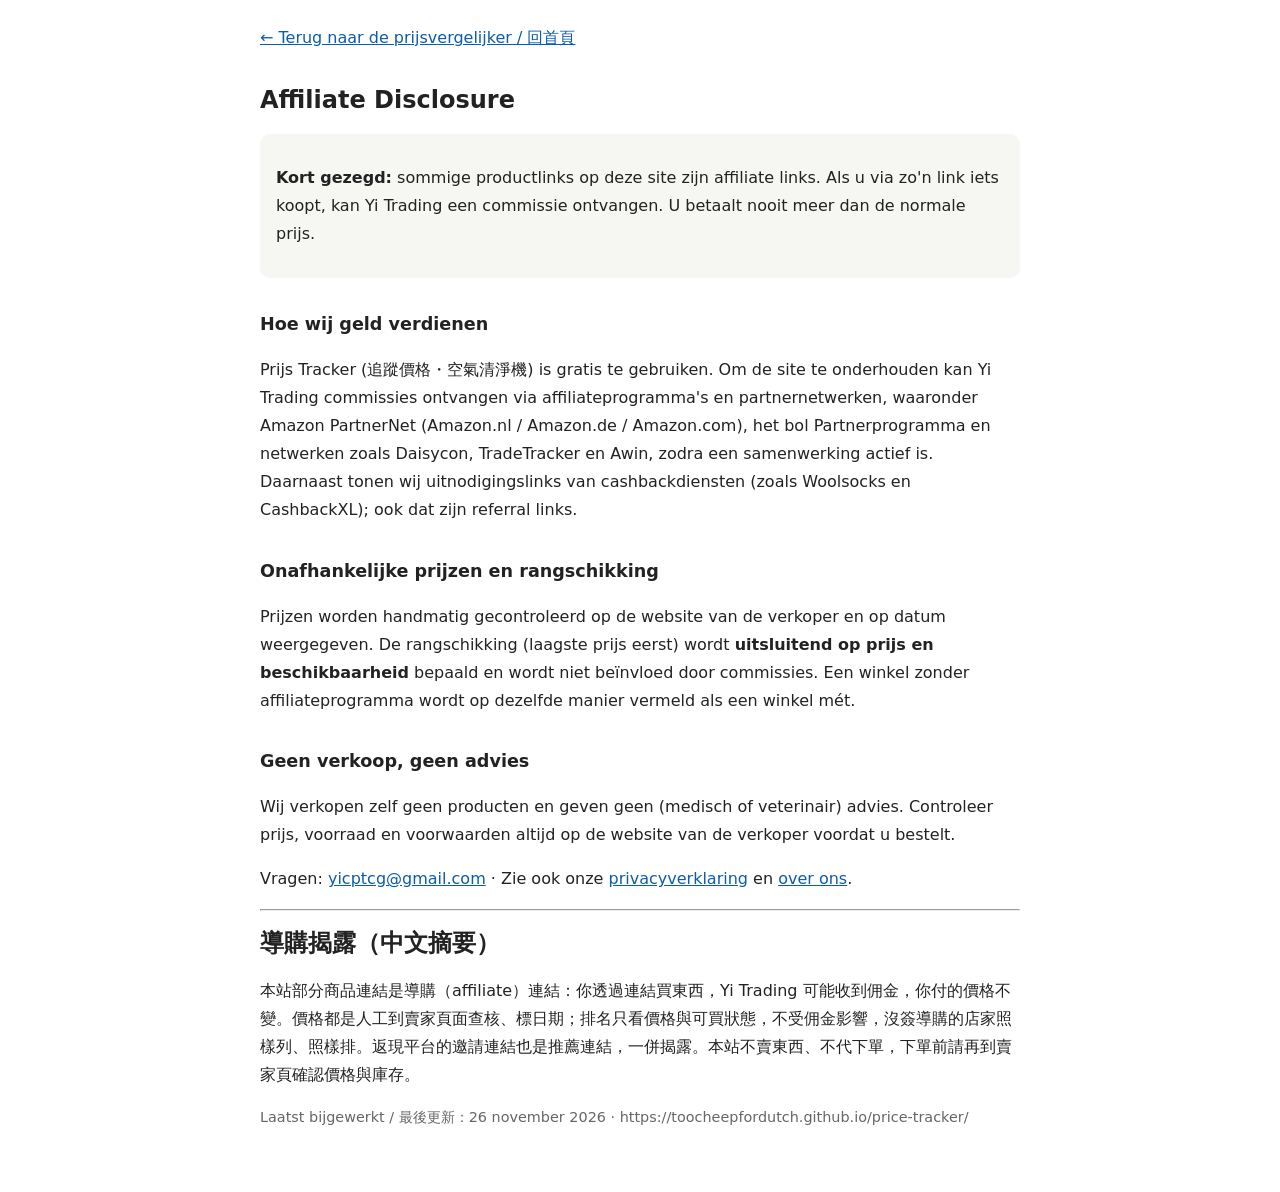
<file: affiliate-disclosure.html>
<!doctype html>
<html lang="nl">
<head>
<meta charset="utf-8">
<meta name="viewport" content="width=device-width,initial-scale=1">
<title>Affiliate Disclosure — Prijs Tracker (追蹤價格・空氣清淨機)</title>
<meta name="description" content="Affiliate Disclosure van Prijs Tracker (追蹤價格・空氣清淨機) (TooCheep / Yi Trading, Rotterdam).">
<style>body{font-family:system-ui,-apple-system,'Segoe UI',sans-serif;max-width:760px;margin:0 auto;padding:24px 18px 48px;line-height:1.75;color:#222;background:#fff}
h1{font-size:1.5rem;line-height:1.4} h2{font-size:1.1rem;margin-top:1.8em}
a{color:#0b5cad} .back{display:inline-block;margin-bottom:16px}
.meta{color:#666;font-size:.9em} .box{background:#f6f6f3;border-radius:10px;padding:14px 16px}
@media (prefers-color-scheme:dark){body{background:#16181a;color:#e8e8e8}.box{background:#22252a}a{color:#7db8f0}}</style>
</head>
<body>
<a class="back" href="index.html">← Terug naar de prijsvergelijker / 回首頁</a>
<h1>Affiliate Disclosure</h1>
<div class="box"><p><strong>Kort gezegd:</strong> sommige productlinks op deze site zijn affiliate links. Als u via zo'n link iets koopt, kan Yi Trading een commissie ontvangen. U betaalt nooit meer dan de normale prijs.</p></div>
<h2>Hoe wij geld verdienen</h2>
<p>Prijs Tracker (追蹤價格・空氣清淨機) is gratis te gebruiken. Om de site te onderhouden kan Yi Trading commissies ontvangen via affiliateprogramma's en partnernetwerken, waaronder Amazon PartnerNet (Amazon.nl / Amazon.de / Amazon.com), het bol Partnerprogramma en netwerken zoals Daisycon, TradeTracker en Awin, zodra een samenwerking actief is. Daarnaast tonen wij uitnodigingslinks van cashbackdiensten (zoals Woolsocks en CashbackXL); ook dat zijn referral links.</p>
<h2>Onafhankelijke prijzen en rangschikking</h2>
<p>Prijzen worden handmatig gecontroleerd op de website van de verkoper en op datum weergegeven. De rangschikking (laagste prijs eerst) wordt <strong>uitsluitend op prijs en beschikbaarheid</strong> bepaald en wordt niet beïnvloed door commissies. Een winkel zonder affiliateprogramma wordt op dezelfde manier vermeld als een winkel mét.</p>
<h2>Geen verkoop, geen advies</h2>
<p>Wij verkopen zelf geen producten en geven geen (medisch of veterinair) advies. Controleer prijs, voorraad en voorwaarden altijd op de website van de verkoper voordat u bestelt.</p>
<p>Vragen: <a href="mailto:yicptcg@gmail.com">yicptcg@gmail.com</a> · Zie ook onze <a href="privacy.html">privacyverklaring</a> en <a href="over-ons.html">over ons</a>.</p>
<hr>
<h1>導購揭露（中文摘要）</h1>
<p>本站部分商品連結是導購（affiliate）連結：你透過連結買東西，Yi Trading 可能收到佣金，你付的價格不變。價格都是人工到賣家頁面查核、標日期；排名只看價格與可買狀態，不受佣金影響，沒簽導購的店家照樣列、照樣排。返現平台的邀請連結也是推薦連結，一併揭露。本站不賣東西、不代下單，下單前請再到賣家頁確認價格與庫存。</p>
<p class="meta">Laatst bijgewerkt / 最後更新：26 november 2026 · https://toocheepfordutch.github.io/price-tracker/</p>
</body>
</html>
</file>
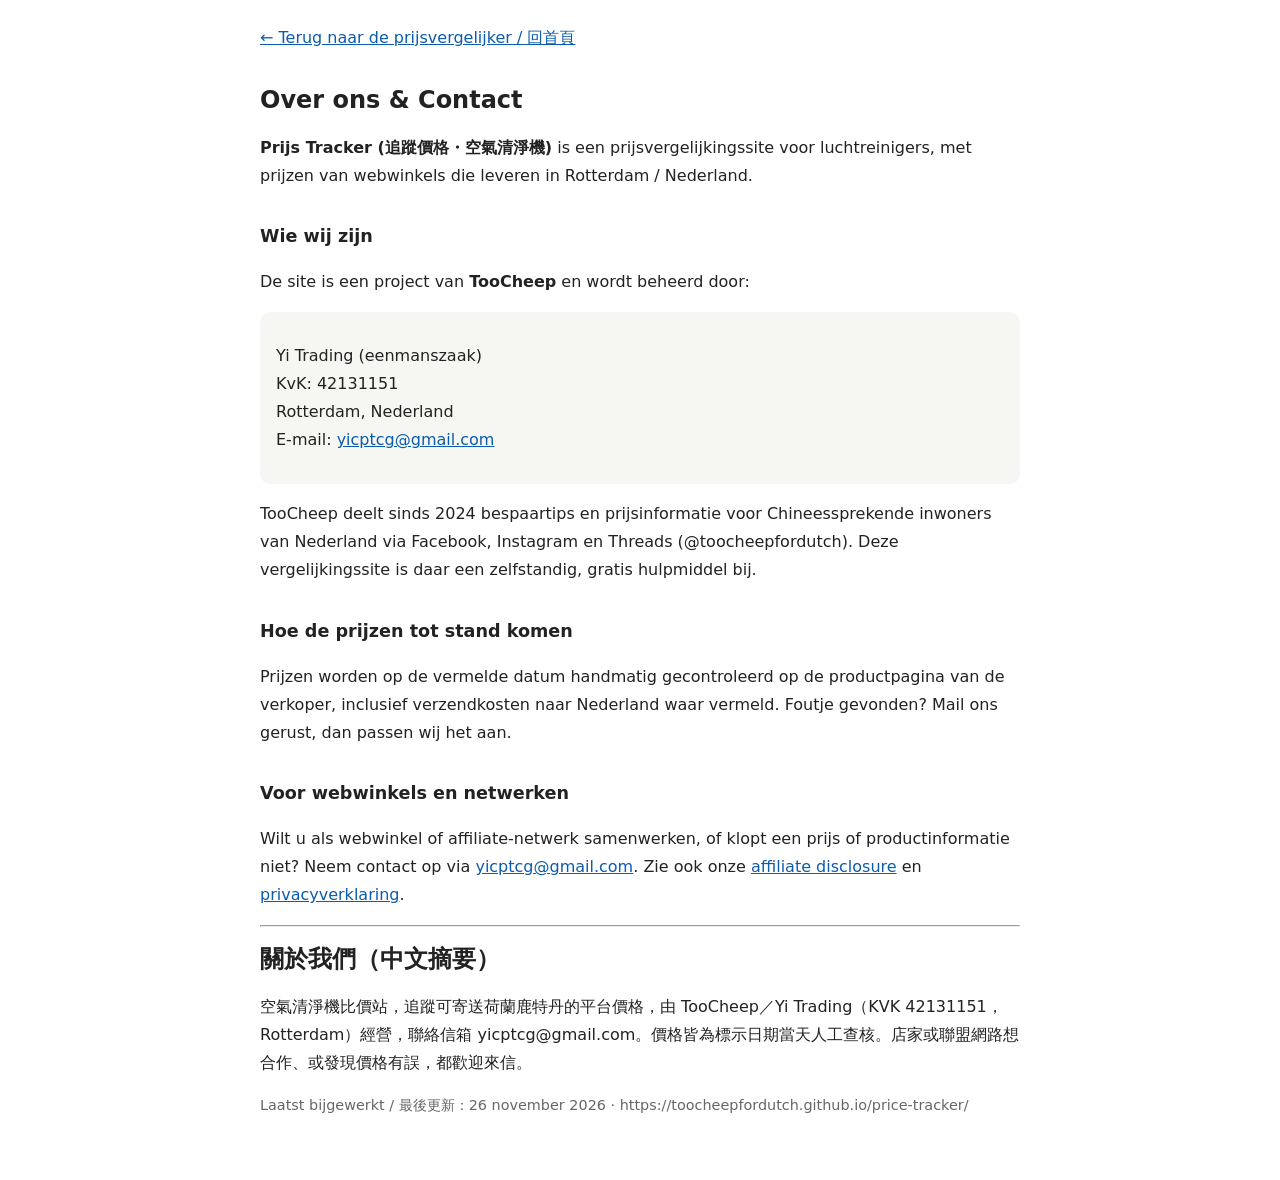
<file: over-ons.html>
<!doctype html>
<html lang="nl">
<head>
<meta charset="utf-8">
<meta name="viewport" content="width=device-width,initial-scale=1">
<title>Over ons & Contact — Prijs Tracker (追蹤價格・空氣清淨機)</title>
<meta name="description" content="Over ons & Contact van Prijs Tracker (追蹤價格・空氣清淨機) (TooCheep / Yi Trading, Rotterdam).">
<style>body{font-family:system-ui,-apple-system,'Segoe UI',sans-serif;max-width:760px;margin:0 auto;padding:24px 18px 48px;line-height:1.75;color:#222;background:#fff}
h1{font-size:1.5rem;line-height:1.4} h2{font-size:1.1rem;margin-top:1.8em}
a{color:#0b5cad} .back{display:inline-block;margin-bottom:16px}
.meta{color:#666;font-size:.9em} .box{background:#f6f6f3;border-radius:10px;padding:14px 16px}
@media (prefers-color-scheme:dark){body{background:#16181a;color:#e8e8e8}.box{background:#22252a}a{color:#7db8f0}}</style>
</head>
<body>
<a class="back" href="index.html">← Terug naar de prijsvergelijker / 回首頁</a>
<h1>Over ons &amp; Contact</h1>
<p><strong>Prijs Tracker (追蹤價格・空氣清淨機)</strong> is een prijsvergelijkingssite voor luchtreinigers, met prijzen van webwinkels die leveren in Rotterdam / Nederland.</p>
<h2>Wie wij zijn</h2>
<p>De site is een project van <strong>TooCheep</strong> en wordt beheerd door:</p>
<div class="box"><p>Yi Trading (eenmanszaak)<br>KvK: 42131151<br>Rotterdam, Nederland<br>E-mail: <a href="mailto:yicptcg@gmail.com">yicptcg@gmail.com</a></p></div>
<p>TooCheep deelt sinds 2024 bespaartips en prijsinformatie voor Chineessprekende inwoners van Nederland via Facebook, Instagram en Threads (@toocheepfordutch). Deze vergelijkingssite is daar een zelfstandig, gratis hulpmiddel bij.</p>
<h2>Hoe de prijzen tot stand komen</h2>
<p>Prijzen worden op de vermelde datum handmatig gecontroleerd op de productpagina van de verkoper, inclusief verzendkosten naar Nederland waar vermeld. Foutje gevonden? Mail ons gerust, dan passen wij het aan.</p>
<h2>Voor webwinkels en netwerken</h2>
<p>Wilt u als webwinkel of affiliate-netwerk samenwerken, of klopt een prijs of productinformatie niet? Neem contact op via <a href="mailto:yicptcg@gmail.com">yicptcg@gmail.com</a>. Zie ook onze <a href="affiliate-disclosure.html">affiliate disclosure</a> en <a href="privacy.html">privacyverklaring</a>.</p>
<hr>
<h1>關於我們（中文摘要）</h1>
<p>空氣清淨機比價站，追蹤可寄送荷蘭鹿特丹的平台價格，由 TooCheep／Yi Trading（KVK 42131151，Rotterdam）經營，聯絡信箱 yicptcg@gmail.com。價格皆為標示日期當天人工查核。店家或聯盟網路想合作、或發現價格有誤，都歡迎來信。</p>
<p class="meta">Laatst bijgewerkt / 最後更新：26 november 2026 · https://toocheepfordutch.github.io/price-tracker/</p>
</body>
</html>
</file>
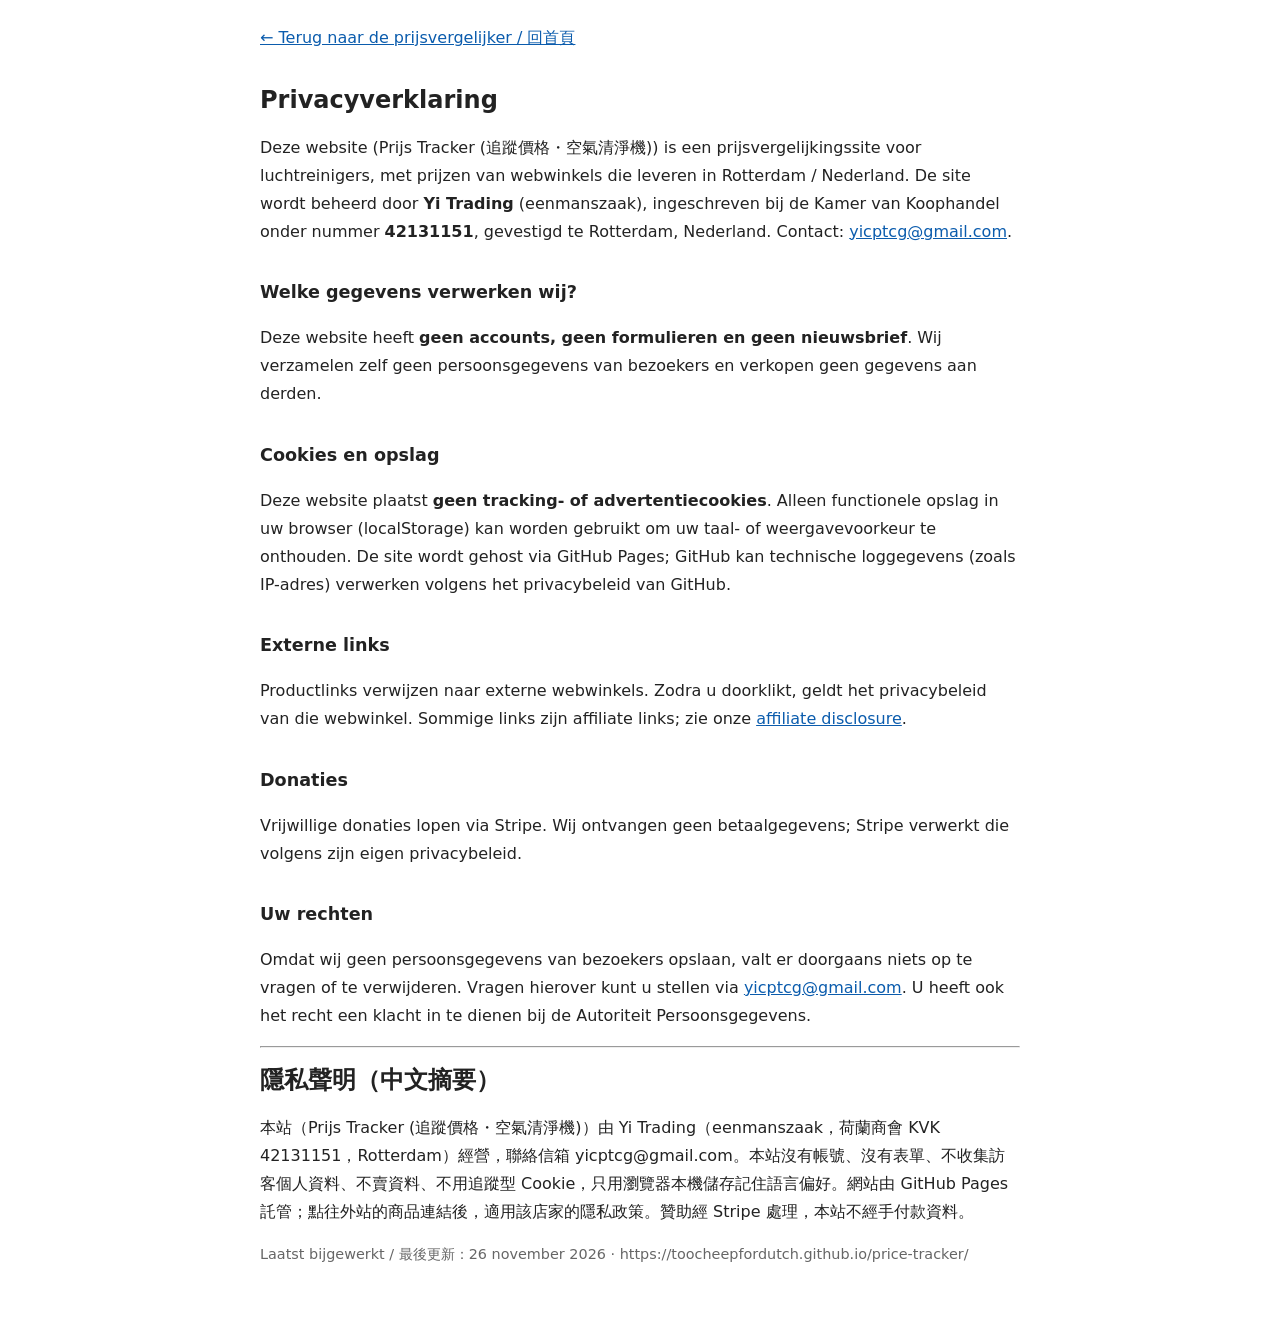
<file: privacy.html>
<!doctype html>
<html lang="nl">
<head>
<meta charset="utf-8">
<meta name="viewport" content="width=device-width,initial-scale=1">
<title>Privacyverklaring — Prijs Tracker (追蹤價格・空氣清淨機)</title>
<meta name="description" content="Privacyverklaring van Prijs Tracker (追蹤價格・空氣清淨機) (TooCheep / Yi Trading, Rotterdam).">
<style>body{font-family:system-ui,-apple-system,'Segoe UI',sans-serif;max-width:760px;margin:0 auto;padding:24px 18px 48px;line-height:1.75;color:#222;background:#fff}
h1{font-size:1.5rem;line-height:1.4} h2{font-size:1.1rem;margin-top:1.8em}
a{color:#0b5cad} .back{display:inline-block;margin-bottom:16px}
.meta{color:#666;font-size:.9em} .box{background:#f6f6f3;border-radius:10px;padding:14px 16px}
@media (prefers-color-scheme:dark){body{background:#16181a;color:#e8e8e8}.box{background:#22252a}a{color:#7db8f0}}</style>
</head>
<body>
<a class="back" href="index.html">← Terug naar de prijsvergelijker / 回首頁</a>
<h1>Privacyverklaring</h1>
<p>Deze website (Prijs Tracker (追蹤價格・空氣清淨機)) is een prijsvergelijkingssite voor luchtreinigers, met prijzen van webwinkels die leveren in Rotterdam / Nederland. De site wordt beheerd door <strong>Yi Trading</strong> (eenmanszaak), ingeschreven bij de Kamer van Koophandel onder nummer <strong>42131151</strong>, gevestigd te Rotterdam, Nederland. Contact: <a href="mailto:yicptcg@gmail.com">yicptcg@gmail.com</a>.</p>
<h2>Welke gegevens verwerken wij?</h2>
<p>Deze website heeft <strong>geen accounts, geen formulieren en geen nieuwsbrief</strong>. Wij verzamelen zelf geen persoonsgegevens van bezoekers en verkopen geen gegevens aan derden.</p>
<h2>Cookies en opslag</h2>
<p>Deze website plaatst <strong>geen tracking- of advertentiecookies</strong>. Alleen functionele opslag in uw browser (localStorage) kan worden gebruikt om uw taal- of weergavevoorkeur te onthouden. De site wordt gehost via GitHub Pages; GitHub kan technische loggegevens (zoals IP-adres) verwerken volgens het privacybeleid van GitHub.</p>
<h2>Externe links</h2>
<p>Productlinks verwijzen naar externe webwinkels. Zodra u doorklikt, geldt het privacybeleid van die webwinkel. Sommige links zijn affiliate links; zie onze <a href="affiliate-disclosure.html">affiliate disclosure</a>.</p>
<h2>Donaties</h2>
<p>Vrijwillige donaties lopen via Stripe. Wij ontvangen geen betaalgegevens; Stripe verwerkt die volgens zijn eigen privacybeleid.</p>
<h2>Uw rechten</h2>
<p>Omdat wij geen persoonsgegevens van bezoekers opslaan, valt er doorgaans niets op te vragen of te verwijderen. Vragen hierover kunt u stellen via <a href="mailto:yicptcg@gmail.com">yicptcg@gmail.com</a>. U heeft ook het recht een klacht in te dienen bij de Autoriteit Persoonsgegevens.</p>
<hr>
<h1>隱私聲明（中文摘要）</h1>
<p>本站（Prijs Tracker (追蹤價格・空氣清淨機)）由 Yi Trading（eenmanszaak，荷蘭商會 KVK 42131151，Rotterdam）經營，聯絡信箱 yicptcg@gmail.com。本站沒有帳號、沒有表單、不收集訪客個人資料、不賣資料、不用追蹤型 Cookie，只用瀏覽器本機儲存記住語言偏好。網站由 GitHub Pages 託管；點往外站的商品連結後，適用該店家的隱私政策。贊助經 Stripe 處理，本站不經手付款資料。</p>
<p class="meta">Laatst bijgewerkt / 最後更新：26 november 2026 · https://toocheepfordutch.github.io/price-tracker/</p>
</body>
</html>
</file>
<file: assets/style.css>
:root{
  --bg:#f2f7fa;--card:#fff;--ink:#18222a;--muted:#66727c;--line:#e2edf3;
  --accent:#0e7cc4;--accent-ink:#fff;--good:#0f7a55;--good-bg:#e5f5ee;--warn:#a5520d;--warn-bg:#fff1e2;
  --chip:#e9f2f8;--radius:18px;--shadow:0 1px 2px rgba(20,50,80,.05),0 6px 24px rgba(20,50,80,.06);
  font-family:-apple-system,BlinkMacSystemFont,"PingFang TC","Noto Sans TC","Noto Sans CJK TC","Microsoft JhengHei","Heiti TC",system-ui,sans-serif;
}
*{box-sizing:border-box}
html{-webkit-text-size-adjust:100%}
body{margin:0;background:var(--bg);color:var(--ink);font-size:15px;line-height:1.5}
a{color:inherit}
.wrap{max-width:1080px;margin:0 auto;padding:0 16px}
.num{font-variant-numeric:tabular-nums;letter-spacing:-.01em}

.top{position:sticky;top:0;z-index:5;background:rgba(242,247,250,.88);backdrop-filter:saturate(1.4) blur(10px);-webkit-backdrop-filter:saturate(1.4) blur(10px);border-bottom:1px solid var(--line)}
.top .wrap{display:flex;align-items:center;justify-content:space-between;gap:12px;padding-top:10px;padding-bottom:10px}
.brand{display:flex;align-items:center;gap:10px;min-width:0}
.logo{font-size:26px;line-height:1}
h1{font-size:18px;margin:0;font-weight:800;letter-spacing:.02em}
.sub{margin:0;color:var(--muted);font-size:12px;line-height:1.35}
.brand-txt{min-width:0}
.sub .nw{white-space:nowrap}
.updated{font-size:12px;color:var(--muted);text-align:right;white-space:nowrap}
.updated b{display:block;color:var(--ink);font-size:13px}

/* 卡片 */
.section-title{font-size:13px;color:var(--muted);font-weight:700;letter-spacing:.06em;margin:22px 2px 10px}
.grid{display:grid;grid-template-columns:1fr;gap:14px}
.card{background:var(--card);border-radius:var(--radius);box-shadow:var(--shadow);border:1px solid var(--line);overflow:hidden}
.card-main{display:grid;grid-template-columns:96px 1fr;gap:14px;padding:16px 16px 14px}
.thumb{width:96px;height:96px;border-radius:14px;background:#fff;border:1px solid var(--line);display:flex;align-items:center;justify-content:center;overflow:hidden}
.thumb img{width:100%;height:100%;object-fit:contain}
.ptitle{min-width:0}
.ptitle .brandname{font-size:12px;color:var(--muted);font-weight:700;letter-spacing:.03em}
.ptitle h3{margin:0;font-size:16px;line-height:1.3}
.ptitle .desc{font-size:12px;color:var(--muted)}
.badges{display:flex;gap:6px;flex-wrap:wrap;margin-top:6px}
.badge{font-size:11px;font-weight:700;padding:2px 8px;border-radius:99px;background:var(--chip);color:var(--muted)}
.badge.new_low{background:var(--accent);color:#fff}
.badge.at_low{background:var(--good-bg);color:var(--good)}
.badge.first{background:#e8eefc;color:#33509e}
.badge.above{background:var(--warn-bg);color:var(--warn)}
.deal{grid-column:1/-1;display:flex;align-items:flex-end;justify-content:space-between;gap:12px;padding-top:4px}
.deal .price{flex:0 0 auto}
.price .lbl{font-size:12px;color:var(--muted)}
.price .val{font-size:30px;font-weight:800;line-height:1.1}
.price .val small{font-size:14px;font-weight:600;color:var(--muted);margin-left:2px}
.price .per{font-size:12px;color:var(--muted);font-weight:400;margin-top:2px}
.where{grid-column:1/-1;font-size:13px;color:var(--ink);background:var(--chip);border-radius:12px;padding:8px 10px}
.where b{font-weight:700}
.buy{display:inline-flex;flex:0 1 auto;min-width:0;text-align:center;line-height:1.25;align-items:center;justify-content:center;gap:6px;min-height:44px;padding:6px 14px;border-radius:12px;background:var(--accent);color:var(--accent-ink);text-decoration:none;font-weight:700;font-size:14px;overflow-wrap:anywhere;box-shadow:0 2px 8px rgba(14,124,196,.25)}
.buy:active{transform:translateY(1px)}
.alt{grid-column:1/-1;font-size:12px;color:var(--muted)}
.alt a{color:var(--muted)}

.toggle{width:100%;display:flex;align-items:center;justify-content:space-between;min-height:48px;padding:0 16px;border:0;border-top:1px solid var(--line);background:#fbfdff;font:inherit;font-size:14px;font-weight:700;color:var(--ink);cursor:pointer}
.toggle .chev{transition:transform .2s;color:var(--muted)}
.card.open .toggle .chev{transform:rotate(180deg)}
.drill{display:none;padding:4px 16px 16px;border-top:1px solid var(--line);background:#fbfdff}
.card.open .drill{display:block}

.chart{margin:12px 0 6px}
.chart h4,.drill h4{font-size:12px;color:var(--muted);margin:12px 0 6px;font-weight:700;letter-spacing:.04em}
.chart svg{width:100%;height:auto;display:block}
.chart .empty{font-size:12px;color:var(--muted);background:var(--chip);border-radius:10px;padding:10px 12px}

.offers{list-style:none;margin:0;padding:0}
.offer{display:grid;grid-template-columns:22px 1fr auto;gap:4px 10px;align-items:start;padding:10px 0;border-bottom:1px solid var(--line)}
.offer:last-child{border-bottom:0}
.rank{font-size:12px;font-weight:800;color:var(--muted);padding-top:2px}
.offer.top .rank{color:var(--accent)}
.o-name{min-width:0}
.o-name .s{font-weight:700;font-size:14px}
.o-name .s a{text-decoration:none}
.o-name .s a:hover{text-decoration:underline}
.o-name .v{font-size:12px;color:var(--muted)}
.o-name .c{font-size:12px;color:var(--muted);margin-top:2px}
.o-price{text-align:right}
.o-price .u{font-weight:800;font-size:16px;color:var(--ink)}
.o-price .h{font-size:11px;color:var(--muted);font-weight:400}
.o-price a{display:inline-block;margin-top:4px;font-size:12px;font-weight:700;color:var(--accent);text-decoration:none;padding:4px 0}
.offer.dim{opacity:.6}
.offer .st{font-size:11px;font-weight:700;color:var(--warn)}
.more{margin-top:8px;background:none;border:1px dashed #c3d9e6;border-radius:10px;width:100%;min-height:40px;font:inherit;font-size:13px;color:var(--muted);cursor:pointer}

/* 標籤：同類型同顏色（ship 運費、cond 門檻、cash 返現、deal 促銷） */
.tag{display:inline-block;font-size:11.5px;line-height:1.5;padding:1px 8px;border-radius:99px;margin:4px 4px 0 0;font-weight:600;white-space:nowrap;background:var(--chip);color:#46606f}
.tag.t-ship{background:#e9f1f8;color:#2f5f86}
.tag.t-cond{background:#f1ecf8;color:#634a91}
.tag.t-cash{background:#e6f4ec;color:#1f6b47}
.tag.t-deal{background:#fdeee6;color:#a8461f}
.where .c{margin-top:2px}

/* 價格水準膠囊 */
.level{grid-column:1/-1;font-size:12px;color:var(--muted)}
.level.collecting{display:flex;align-items:center;gap:6px}
.lv-h{font-weight:700;color:var(--muted)}
.lv-top{display:flex;align-items:baseline;gap:6px;flex-wrap:wrap}
.lv-tag{font-size:12px;padding:0 8px;border-radius:99px}
.lv-low .lv-tag{background:var(--good-bg);color:var(--good)}
.lv-typical .lv-tag{background:#eef3f6;color:#5c6d78}
.lv-high .lv-tag{background:var(--warn-bg);color:var(--warn)}
.lv-n{margin-left:auto;font-size:11px}
.lv-bar{position:relative;display:flex;gap:2px;height:8px;margin:7px 0 4px}
.lv-bar span{flex:1;border-radius:2px}
.lv-bar .s1{background:#bfe3d2;border-radius:99px 2px 2px 99px}
.lv-bar .s2{background:#dde8ee}
.lv-bar .s3{background:#f6d2b8;border-radius:2px 99px 99px 2px}
.lv-bar i{position:absolute;top:50%;width:14px;height:14px;margin:-7px 0 0 -7px;border-radius:50%;background:#fff;border:3px solid var(--ink);box-shadow:0 1px 3px rgba(0,0,0,.2)}
.lv-scale{display:flex;justify-content:space-between;font-size:11px}
.lv-scale span{flex:1;text-align:center}
.lv-scale span:first-child{text-align:left}
.lv-scale span:last-child{text-align:right}

/* 全部查價紀錄表 */
.tablewrap{overflow-x:auto;border:1px solid var(--line);border-radius:12px;background:#fff;margin-top:6px}
table.full{border-collapse:collapse;width:100%;font-size:12.5px;min-width:820px}
table.full th,table.full td{border-bottom:1px solid var(--line);padding:6px 8px;text-align:left;vertical-align:top}
table.full th{background:#eef4f8;white-space:nowrap;font-size:12px}
table.full td.num{white-space:nowrap;text-align:right}
table.full td.date{white-space:nowrap}
table.full tr.unverified td{opacity:.65}
.vbadge{display:inline-block;padding:0 .45em;border-radius:1em;font-size:11px;font-weight:700;white-space:nowrap}
.vbadge.ok{background:#e2f2e4;color:#145c1e}
.vbadge.no{background:#fbe4e4;color:#8c1d1d}

/* 展開細節 */
details.more-info{margin:22px 0 8px;background:var(--card);border:1px solid var(--line);border-radius:14px;padding:0 14px}
details.more-info summary{cursor:pointer;min-height:46px;display:flex;align-items:center;font-weight:700;font-size:14px;list-style:none}
details.more-info summary::-webkit-details-marker{display:none}
details.more-info summary::after{content:"＋";margin-left:auto;color:var(--muted)}
details.more-info[open] summary::after{content:"－"}
details.more-info .body{font-size:12px;color:var(--muted);padding-bottom:12px}
details.more-info ul{margin:4px 0 10px;padding-left:18px}
details.more-info h5{margin:10px 0 2px;font-size:12px;color:var(--ink)}

.foot{font-size:12px;color:var(--muted);padding-top:8px;padding-bottom:40px;border-top:1px solid var(--line);margin-top:24px}
.foot p{margin:4px 0}

/* 返現網站註冊（站長邀請連結） */
.cb{margin:18px 0 4px;background:var(--card);border:1px solid var(--line);border-radius:14px;padding:12px 14px 14px}
.cb h2{margin:0;font-size:14px;font-weight:700;color:var(--ink)}
.cb p{margin:2px 0 10px;font-size:12px;color:var(--muted)}
.cb-list{display:flex;flex-wrap:wrap;gap:8px}
.cb-btn{display:inline-flex;align-items:center;gap:10px;min-height:40px;padding:0 14px;border-radius:12px;border:1.5px solid #cfe7da;background:#f3faf6;color:var(--ink);text-decoration:none;font-size:14px}
.cb-btn b{font-weight:700}
.cb-btn span{font-size:12px;font-weight:700;color:#1f6b47}
.cb-btn:hover{border-color:#1f6b47}
.cb-btn:focus-visible,a.tag-link:focus-visible{outline:2px solid var(--accent);outline-offset:2px}
a.tag-link{text-decoration:none;cursor:pointer}
a.tag-link:hover{text-decoration:underline}
.cb-item{display:flex;flex-direction:column;align-items:flex-start;gap:3px}
.cb-note{font-size:11.5px;color:var(--muted);padding-left:2px}

/* 版面：桌機左側欄（排序、篩選、商品挑選）；手機「篩選」底部面板 */
.layout{margin-top:12px}
.content{min-width:0}
.res-head{display:flex;align-items:center;gap:8px;margin:12px 2px 10px}
.res-head .section-title{margin:0}
.res-n{font-size:12px;color:var(--muted);margin-left:auto;white-space:nowrap}
.badge.dropb{display:none;background:var(--good-bg);color:var(--good)}
.sort-drop .badge.dropb{display:inline-block}

.tab{-webkit-tap-highlight-color:transparent;font:inherit;cursor:pointer}
.tab:focus-visible,.fbtn:focus-visible,.opt input:focus-visible,.pk input:focus-visible,.sheet-x:focus-visible{outline:2px solid var(--accent);outline-offset:2px}

.mbar{display:flex;align-items:center;gap:8px}
.fbtn{flex:none;position:relative;display:inline-flex;align-items:center;gap:5px;min-height:38px;padding:0 12px;border-radius:99px;border:1.5px solid var(--line);background:var(--card);color:var(--ink);font:inherit;font-size:14px;font-weight:700;cursor:pointer}
.fbadge{display:inline-flex;align-items:center;justify-content:center;min-width:18px;height:18px;padding:0 5px;border-radius:99px;background:var(--accent);color:#fff;font-size:11px}

.side h3{margin:0 0 4px;font-size:12px;font-weight:700;color:var(--muted);letter-spacing:.05em}
.blk{padding:10px 0;border-bottom:1px solid var(--line)}
.blk:last-of-type{border-bottom:0}
.opt,.pk{display:flex;align-items:center;gap:8px;min-height:34px;font-size:14px;cursor:pointer;-webkit-tap-highlight-color:transparent}
.opt input,.pk input{width:17px;height:17px;margin:0;flex:none;accent-color:var(--accent)}
.pk img{width:22px;height:22px;border-radius:50%;object-fit:contain;background:#fff;border:1px solid var(--line);flex:none}
.pk span{min-width:0;overflow:hidden;text-overflow:ellipsis;white-space:nowrap}
.pk input:not(:checked)~img{opacity:.45}
.pk input:not(:checked)~span{color:var(--muted)}
.pk-head{display:flex;align-items:center;gap:6px;margin-bottom:2px}
.pk-head h3{margin:0}
.focus-count{font-size:12px;color:var(--muted)}
.focus-all{margin-left:auto;border:0;background:none;font:inherit;font-size:13px;font-weight:700;color:var(--accent);cursor:pointer;min-height:32px;padding:0 4px}
.focus-all[hidden]{display:none}
.focus-all:focus-visible{outline:2px solid var(--accent);outline-offset:2px}
.clear-f{margin-top:8px;border:0;background:none;font:inherit;font-size:13px;font-weight:700;color:var(--accent);cursor:pointer;padding:6px 0}
.sheet-head,.sheet-foot{display:none}
.sheet-bg{display:none}

.empty-focus{text-align:center;background:var(--card);border:1px dashed #c3d9e6;border-radius:var(--radius);padding:24px 16px}
.empty-focus span{font-size:28px}
.empty-focus p{margin:6px 0 12px;color:var(--muted);font-size:14px}
.focus-all.solid{margin:0;background:var(--accent);color:var(--accent-ink);border-radius:12px;padding:0 18px;min-height:44px}
[hidden]{display:none!important}

@media (min-width:720px){
  .grid{grid-template-columns:1fr 1fr;align-items:start}
  h1{font-size:20px}
}
@media (min-width:1000px){
  .card-main{grid-template-columns:112px 1fr}
  .thumb{width:112px;height:112px}
}
@media (max-width:899.98px){
  .side{position:fixed;left:0;right:0;bottom:0;z-index:30;display:flex;flex-direction:column;max-height:85vh;background:var(--card);border-radius:20px 20px 0 0;box-shadow:0 -8px 30px rgba(10,40,70,.18);transform:translateY(105%);visibility:hidden;transition:transform .22s ease,visibility 0s linear .22s}
  .sheet-open .side{transform:none;visibility:visible;transition:transform .22s ease}
  .sheet-head{display:flex;align-items:center;justify-content:space-between;padding:14px 16px 8px;font-size:16px}
  .sheet-x{width:36px;height:36px;border:0;border-radius:50%;background:var(--chip);font-size:15px;cursor:pointer;color:var(--ink)}
  .side-body{overflow-y:auto;padding:0 16px 8px;-webkit-overflow-scrolling:touch;overscroll-behavior:contain}
  .side .opt,.side .pk{min-height:42px}
  .clear-f{display:none}
  .sheet-foot{display:flex;gap:10px;padding:10px 16px calc(12px + env(safe-area-inset-bottom));border-top:1px solid var(--line)}
  .sheet-foot button{flex:1;min-height:46px;border-radius:12px;font:inherit;font-size:15px;font-weight:700;cursor:pointer}
  .sheet-foot .ghost{border:1.5px solid var(--line);background:var(--card);color:var(--ink)}
  .sheet-foot .ghost:disabled{opacity:.45;cursor:default}
  .sheet-foot .solid{border:0;background:var(--accent);color:var(--accent-ink)}
  .sheet-open .sheet-bg{display:block;position:fixed;inset:0;z-index:29;background:rgba(24,34,42,.38)}
  body.sheet-open{overflow:hidden}
}
@media (prefers-reduced-motion:reduce){.side{transition:none!important}}
@media (min-width:900px){
  .layout{display:grid;grid-template-columns:220px minmax(0,1fr);gap:28px;align-items:start;margin-top:18px}
  .side{position:sticky;top:76px;max-height:calc(100vh - 92px);overflow-y:auto;background:var(--card);border:1px solid var(--line);border-radius:var(--radius);padding:4px 14px 10px;scrollbar-width:thin}
  .mbar,.fbtn{display:none}
  .res-head{margin-top:2px}
  .grid{grid-template-columns:1fr}
}
@media (min-width:1060px){ .grid{grid-template-columns:1fr 1fr} }
</file>
